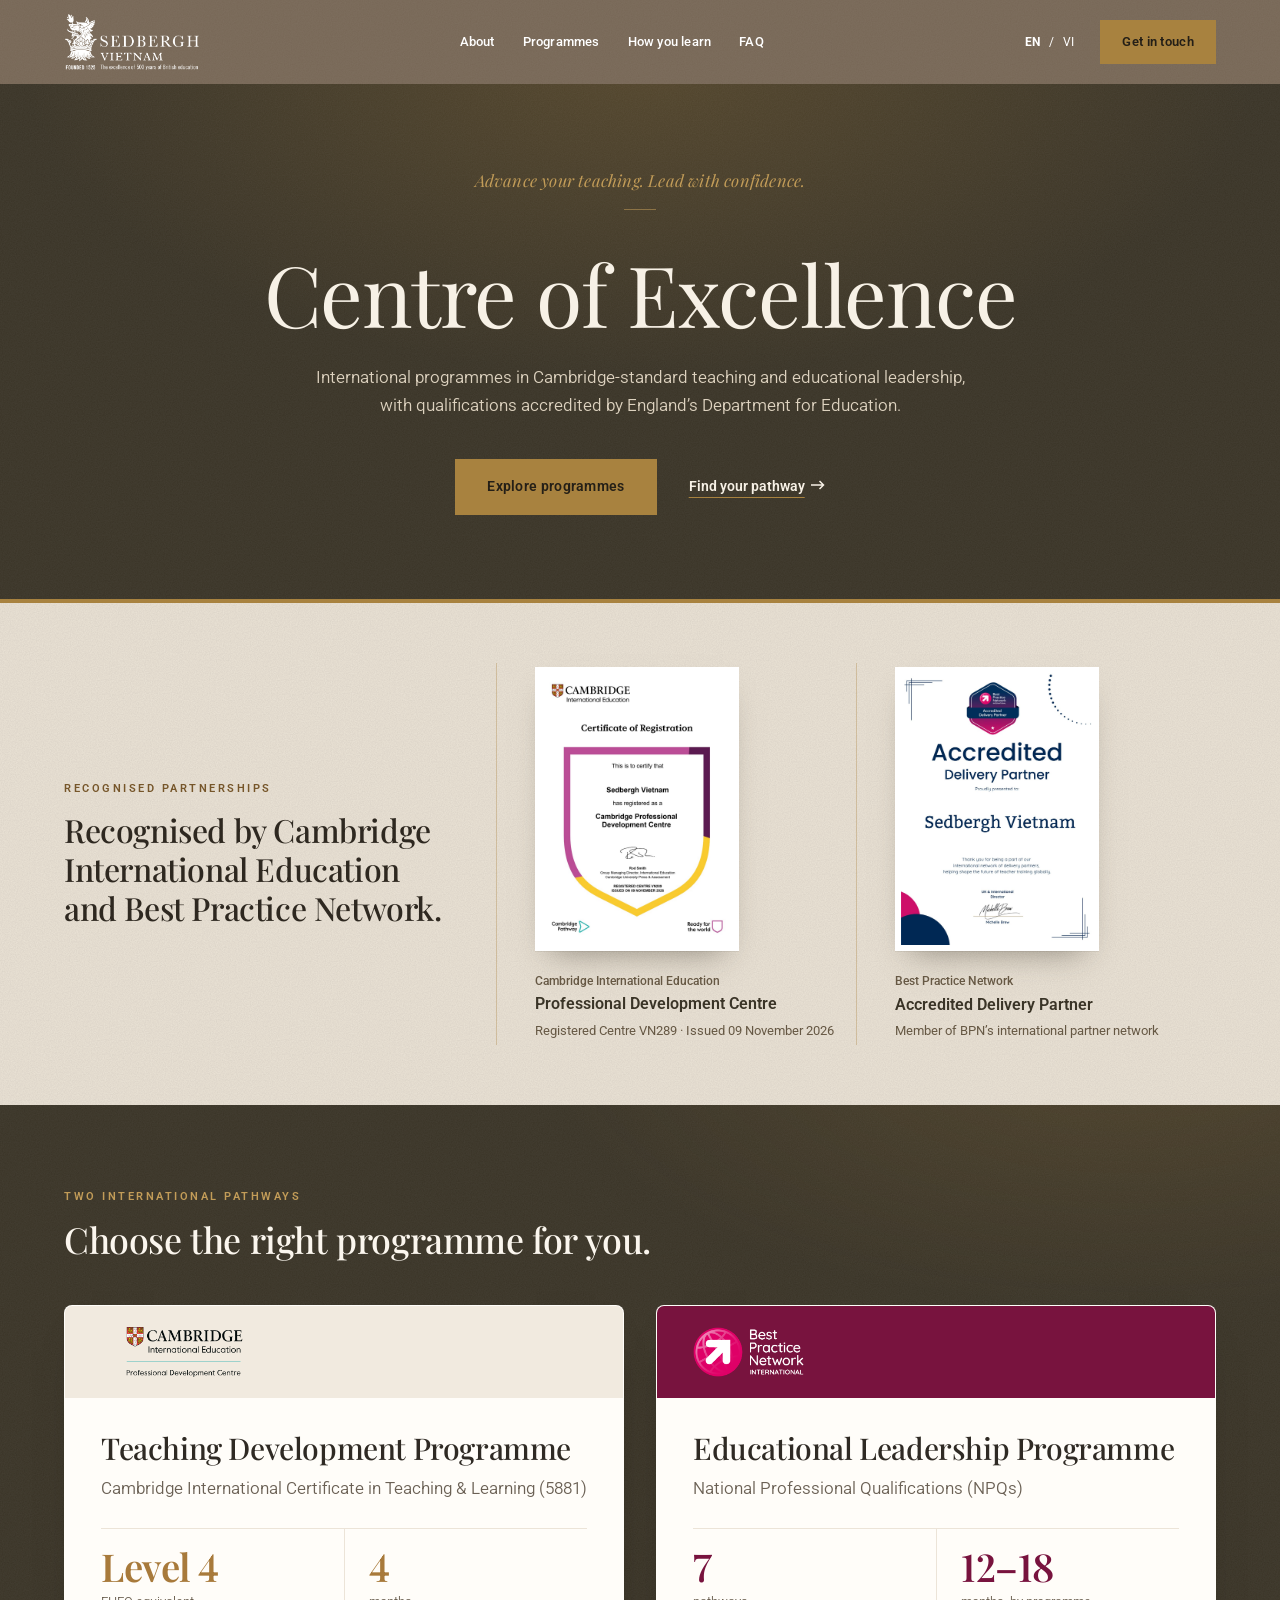
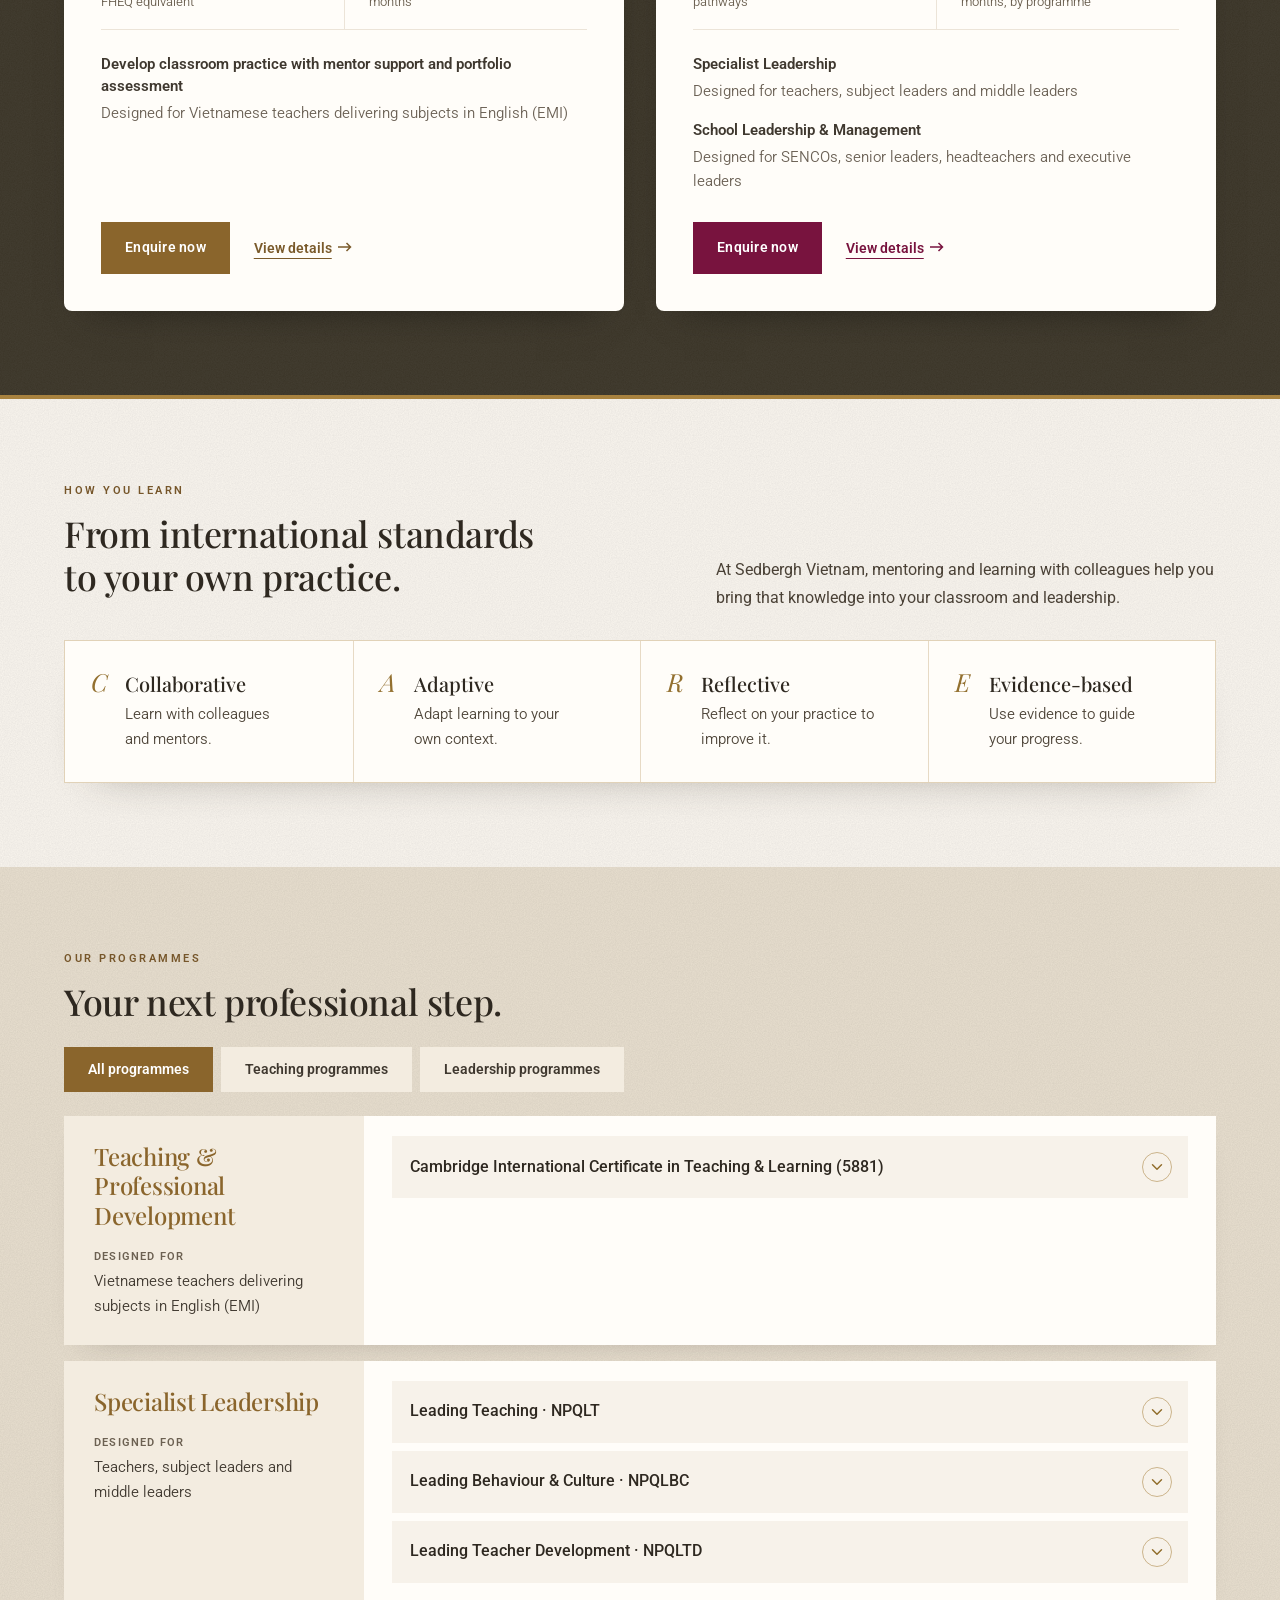
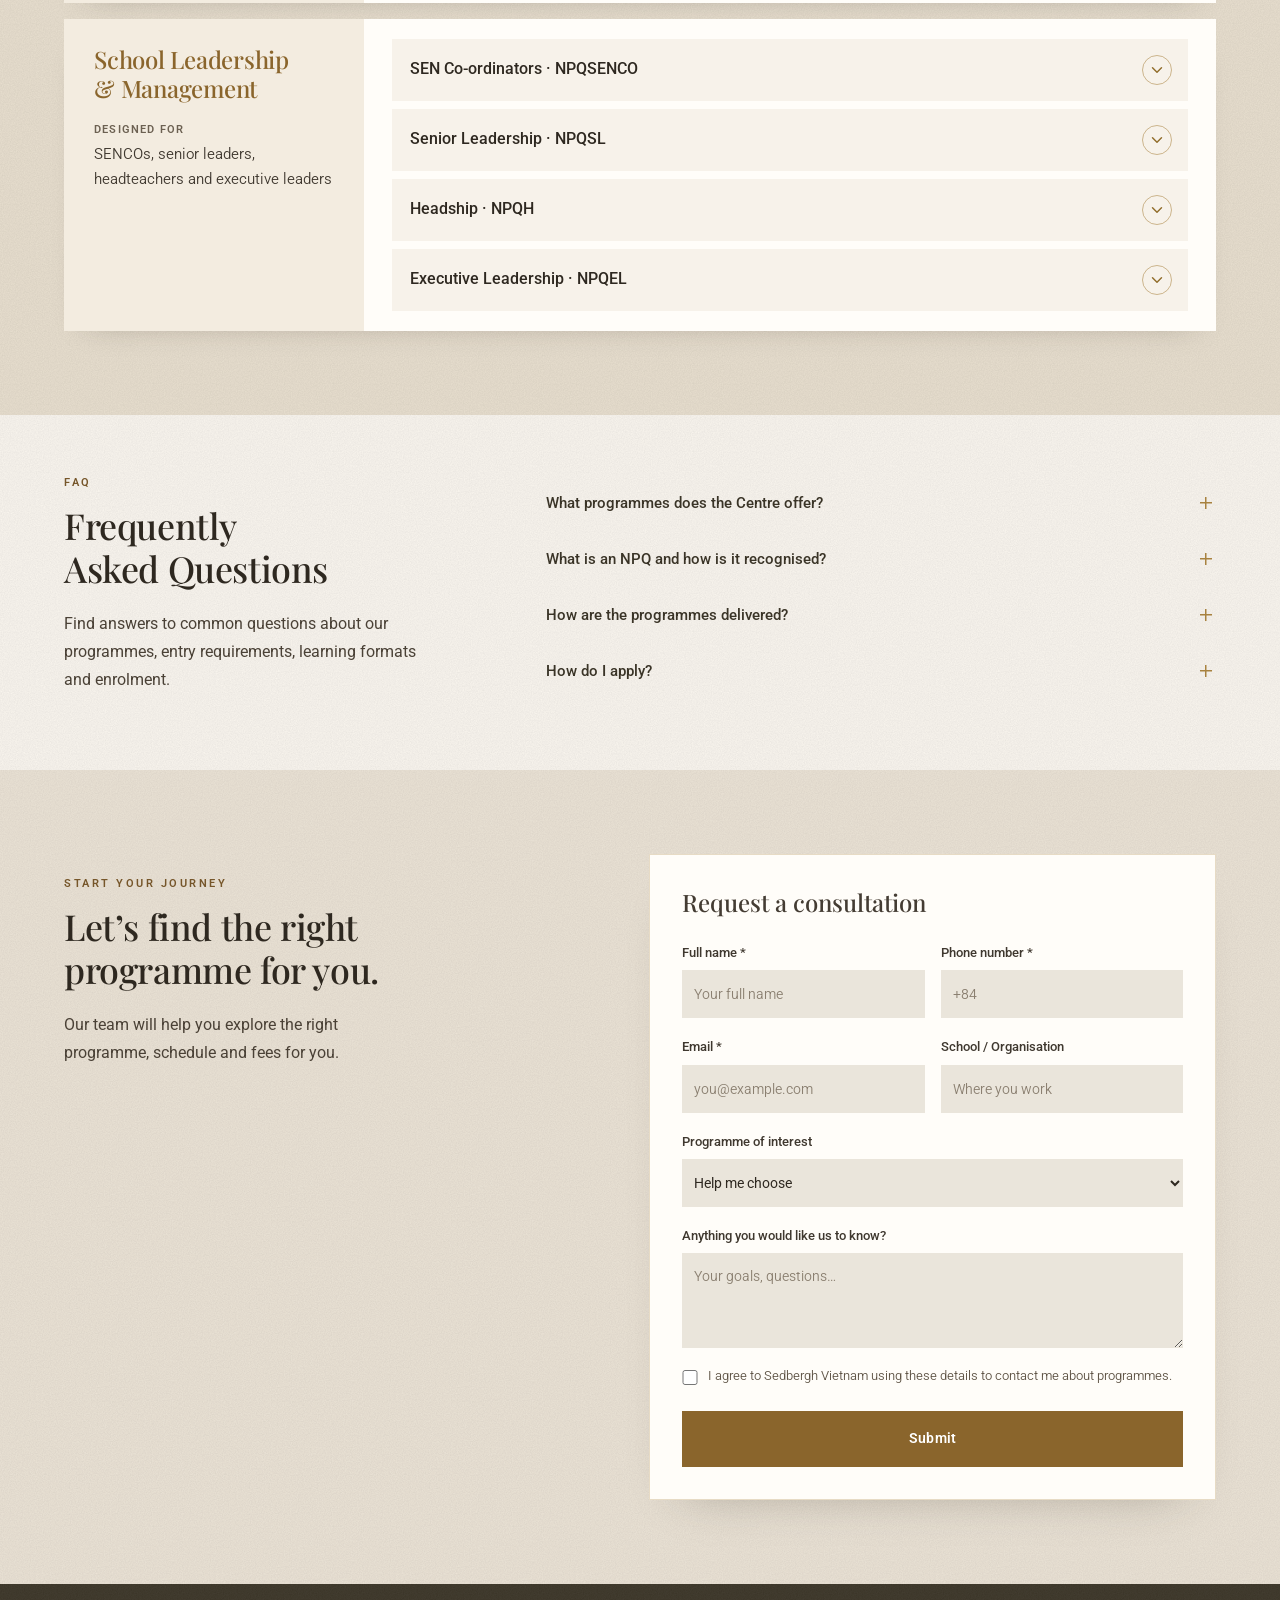
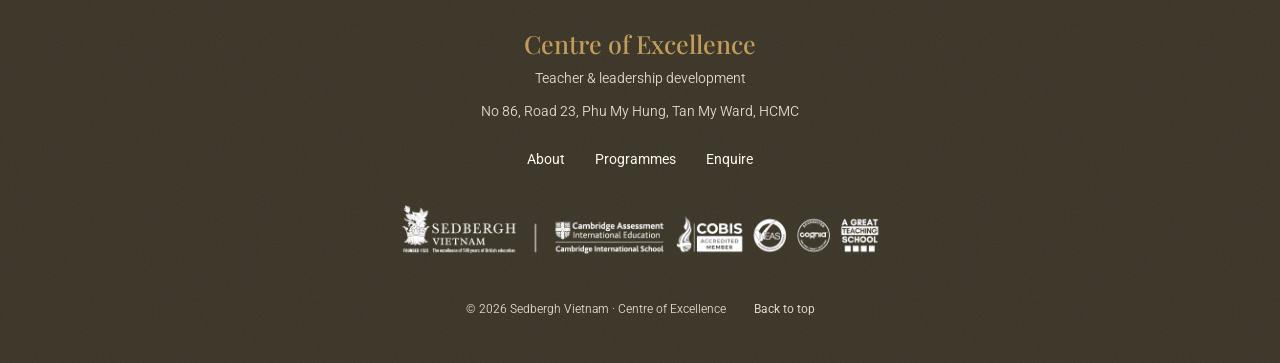
<file: index.html>
<!DOCTYPE html><html lang="en-GB"><head><meta charSet="utf-8"/><meta name="viewport" content="width=device-width, initial-scale=1"/><link rel="preload" as="image" href="/images/sedbergh-vietnam-white.png"/><link rel="preload" as="image" href="/images/cambridge-pdq-centre-logo.png"/><link rel="preload" as="image" href="/images/bpn-international-white.png"/><link rel="stylesheet" href="/_next/static/chunks/21fo4b1g4pml3.css" data-precedence="next"/><link rel="stylesheet" href="/_next/static/chunks/38sq-30jz1_j_.css" data-precedence="next"/><link rel="preload" as="script" fetchPriority="low" href="/_next/static/chunks/3l04zcqx63h3y.js"/><script src="/_next/static/chunks/41qfcvra0dvw4.js" async=""></script><script src="/_next/static/chunks/1mh6a-0e61pyc.js" async=""></script><script src="/_next/static/chunks/turbopack-0_i3ve-33z88y.js" async=""></script><script src="/_next/static/chunks/3fntmmi971322.js" async=""></script><script src="/_next/static/chunks/1nuwd8e30fw58.js" async=""></script><link rel="preload" href="https://fonts.googleapis.com/css2?family=Roboto:ital,wght@0,300..700;1,300..700&amp;family=Playfair+Display:ital,wght@0,400;0,500;0,600;0,700;1,400;1,500;1,600;1,700&amp;display=swap" as="style"/><title>Centre of Excellence | Sedbergh Vietnam</title><meta name="description" content="Professional development for teachers and school leaders through Cambridge PDQ and Best Practice Network NPQs at Sedbergh Vietnam."/><meta property="og:title" content="Centre of Excellence | Sedbergh Vietnam"/><meta property="og:description" content="Professional development for teachers and school leaders through Cambridge PDQ and Best Practice Network NPQs at Sedbergh Vietnam."/><meta property="og:url" content="https://coe.sedbergh.edu.vn"/><meta property="og:site_name" content="Sedbergh Vietnam"/><meta property="og:locale" content="en_GB"/><meta property="og:image" content="https://coe.sedbergh.edu.vn/og-image.jpg"/><meta property="og:image:width" content="1200"/><meta property="og:image:height" content="630"/><meta property="og:image:alt" content="Centre of Excellence, Sedbergh Vietnam"/><meta property="og:type" content="website"/><meta name="twitter:card" content="summary_large_image"/><meta name="twitter:title" content="Centre of Excellence | Sedbergh Vietnam"/><meta name="twitter:description" content="Professional development for teachers and school leaders through Cambridge PDQ and Best Practice Network NPQs at Sedbergh Vietnam."/><meta name="twitter:image" content="https://coe.sedbergh.edu.vn/og-image.jpg"/><link rel="icon" href="/favicon.ico" sizes="16x16 32x32 48x48"/><link rel="icon" href="/icon.png" type="image/png" sizes="512x512"/><link rel="apple-touch-icon" href="/apple-touch-icon.png" sizes="180x180"/><link rel="preconnect" href="https://fonts.googleapis.com"/><link rel="preconnect" href="https://fonts.gstatic.com" crossorigin=""/><link rel="stylesheet" href="https://fonts.googleapis.com/css2?family=Roboto:ital,wght@0,300..700;1,300..700&amp;family=Playfair+Display:ital,wght@0,400;0,500;0,600;0,700;1,400;1,500;1,600;1,700&amp;display=swap"/><script src="/_next/static/chunks/0cz1d0mv5g_q7.js" noModule=""></script></head><body><div hidden=""><!--$--><!--/$--></div><div class="coe-site"><header><a href="#" class="brand" aria-label="Sedbergh Vietnam"><img src="/images/sedbergh-vietnam-white.png" alt="Sedbergh Vietnam — Founded 1525"/></a><nav class=""><a href="#about">About</a><a href="#programmes">Programmes</a><a href="#journey">How you learn</a><a href="#faq">FAQ</a></nav><div class="head-actions"><div class="language" aria-label="Language"><button class="active">EN</button><span>/</span><button class="">VI</button></div><a class="button compact" href="#consultation">Get in touch<!-- --> </a><button class="mobile-menu" aria-label="Menu">Menu</button></div></header><main><section class="campaign-hero" id="about"><div class="campaign-copy"><h1 class="hero-title-vi">Centre of Excellence</h1><p class="hero-hook">International programmes in Cambridge‑standard teaching and educational leadership, with qualifications accredited by England’s Department for Education.</p><p class="hero-tagline">Advance your teaching. Lead with confidence.</p><div class="hero-actions"><a class="button" href="#strands">Explore programmes</a><a class="text-link" href="#consultation">Find your pathway</a></div></div></section><section class="recognition-strip" aria-label="Sedbergh Vietnam credentials"><div class="recognition-label"><p class="eyebrow">RECOGNISED PARTNERSHIPS</p><h2>Recognised by Cambridge International Education and Best Practice Network.</h2></div><div class="recognition-item"><button type="button" class="recognition-cert" aria-label="Enlarge certificate"><img src="/images/certificate-cambridge-pdc.jpg" alt="Cambridge Certificate of Registration, Sedbergh Vietnam, Registered Centre VN289" width="1000" height="1416" loading="lazy"/></button><span class="recognition-text"><small>Cambridge International Education</small><strong>Professional Development Centre</strong><span class="recognition-meta">Registered Centre VN289 · Issued 09 November 2026</span></span></div><div class="recognition-item"><button type="button" class="recognition-cert" aria-label="Enlarge certificate"><img src="/images/certificate-bpn-adp.jpg" alt="Best Practice Network Accredited Delivery Partner certificate, Sedbergh Vietnam" width="1000" height="1416" loading="lazy"/></button><span class="recognition-text"><small>Best Practice Network</small><strong>Accredited Delivery Partner</strong><span class="recognition-meta">Member of BPN’s international partner network</span></span></div></section><section class="signature-programmes course-first" id="strands"><div class="editorial-heading"><p class="eyebrow">TWO INTERNATIONAL PATHWAYS</p><h2>Choose the right programme for you.</h2></div><div class="signature-grid"><article class="signature cambridge"><div class="signature-top"><img src="/images/cambridge-pdq-centre-logo.png" alt="Cambridge Professional Development Centre"/></div><div class="signature-body"><h3 class="qualification-family">Teaching Development Programme</h3><h4 class="qualification-name">Cambridge International Certificate in Teaching &amp; Learning (5881)</h4><dl class="programme-stats"><div><dt>FHEQ equivalent</dt><dd>Level 4</dd></div><div><dt>months</dt><dd>4</dd></div></dl><div class="npq-audiences"><div><strong>Develop classroom practice with mentor support and portfolio assessment</strong><span>Designed for Vietnamese teachers delivering subjects in English (EMI)</span></div></div><div class="signature-actions"><button class="button">Enquire now</button><button class="text-link">View details</button></div><p class="signature-status">Sedbergh Vietnam · Cambridge Professional Development Centre</p></div></article><article class="signature bpn"><div class="signature-top"><img src="/images/bpn-international-white.png" alt="Best Practice Network International"/></div><div class="signature-body"><h3 class="qualification-family">Educational Leadership Programme</h3><h4 class="qualification-name">National Professional Qualifications (NPQs)</h4><dl class="programme-stats"><div><dt>pathways</dt><dd>7</dd></div><div><dt>months, by programme</dt><dd>12–18</dd></div></dl><div class="npq-audiences"><div><strong>Specialist Leadership</strong><span>Designed for teachers, subject leaders and middle leaders</span></div><div><strong>School Leadership &amp; Management</strong><span>Designed for SENCOs, senior leaders, headteachers and executive leaders</span></div></div><div class="signature-actions"><button class="button">Enquire now</button><button class="text-link">View details</button></div><p class="signature-status">Sedbergh Vietnam · Accredited Delivery Partner</p></div></article></div></section><section class="care-block v-band tone-panel" id="journey"><div class="care-side"><p class="care-eyebrow">HOW YOU LEARN</p><h2>From international standards to your own practice.</h2><p class="care-lead">At Sedbergh Vietnam, mentoring and learning with colleagues help you bring that knowledge into your classroom and leadership.</p></div><div class="care-principles-wrap"><p class="care-label">Four principles · C.A.R.E.</p><ol class="care-list"><li><span class="care-initial" aria-hidden="true">C</span><div><h3>Collaborative</h3><p>Learn with colleagues and mentors.</p></div></li><li><span class="care-initial" aria-hidden="true">A</span><div><h3>Adaptive</h3><p>Adapt learning to your own context.</p></div></li><li><span class="care-initial" aria-hidden="true">R</span><div><h3>Reflective</h3><p>Reflect on your practice to improve it.</p></div></li><li><span class="care-initial" aria-hidden="true">E</span><div><h3>Evidence-based</h3><p>Use evidence to guide your progress.</p></div></li></ol></div></section><section id="programmes" class="prog-block"><div class="prog-head"><div><p class="prog-eyebrow">OUR PROGRAMMES</p><h2>Your next professional step.</h2></div></div><div class="prog-filters"><button type="button" aria-pressed="true" class="is-active">All programmes</button><button type="button" aria-pressed="false" class="">Teaching programmes</button><button type="button" aria-pressed="false" class="">Leadership programmes</button></div><div class="prog-groups"><div class="prog-group cambridge"><div class="prog-group-intro"><h3 class="prog-group-name">Teaching &amp; Professional Development</h3><p class="prog-group-aud"><span>Designed for</span>Vietnamese teachers delivering subjects in English (EMI)</p></div><ul class="prog-list"><li class=""><button type="button" class="prog-row" aria-expanded="false" aria-controls="prog-pdq"><span class="prog-title">Cambridge International Certificate in Teaching &amp; Learning (5881)</span><svg class="prog-chevron" viewBox="0 0 24 24" width="20" height="20" aria-hidden="true"><path d="M6 9l6 6 6-6" fill="none" stroke="currentColor" stroke-width="2" stroke-linecap="round" stroke-linejoin="round"></path></svg></button></li></ul></div><div class="prog-group specialist"><div class="prog-group-intro"><h3 class="prog-group-name">Specialist Leadership</h3><p class="prog-group-aud"><span>Designed for</span>Teachers, subject leaders and middle leaders</p></div><ul class="prog-list"><li class=""><button type="button" class="prog-row" aria-expanded="false" aria-controls="prog-npqlt"><span class="prog-title">Leading Teaching · NPQLT</span><svg class="prog-chevron" viewBox="0 0 24 24" width="20" height="20" aria-hidden="true"><path d="M6 9l6 6 6-6" fill="none" stroke="currentColor" stroke-width="2" stroke-linecap="round" stroke-linejoin="round"></path></svg></button></li><li class=""><button type="button" class="prog-row" aria-expanded="false" aria-controls="prog-npqlbc"><span class="prog-title">Leading Behaviour &amp; Culture · NPQLBC</span><svg class="prog-chevron" viewBox="0 0 24 24" width="20" height="20" aria-hidden="true"><path d="M6 9l6 6 6-6" fill="none" stroke="currentColor" stroke-width="2" stroke-linecap="round" stroke-linejoin="round"></path></svg></button></li><li class=""><button type="button" class="prog-row" aria-expanded="false" aria-controls="prog-npqltd"><span class="prog-title">Leading Teacher Development · NPQLTD</span><svg class="prog-chevron" viewBox="0 0 24 24" width="20" height="20" aria-hidden="true"><path d="M6 9l6 6 6-6" fill="none" stroke="currentColor" stroke-width="2" stroke-linecap="round" stroke-linejoin="round"></path></svg></button></li></ul></div><div class="prog-group leadership"><div class="prog-group-intro"><h3 class="prog-group-name">School Leadership &amp; Management</h3><p class="prog-group-aud"><span>Designed for</span>SENCOs, senior leaders, headteachers and executive leaders</p></div><ul class="prog-list"><li class=""><button type="button" class="prog-row" aria-expanded="false" aria-controls="prog-npqsenco"><span class="prog-title">SEN Co-ordinators · NPQSENCO</span><svg class="prog-chevron" viewBox="0 0 24 24" width="20" height="20" aria-hidden="true"><path d="M6 9l6 6 6-6" fill="none" stroke="currentColor" stroke-width="2" stroke-linecap="round" stroke-linejoin="round"></path></svg></button></li><li class=""><button type="button" class="prog-row" aria-expanded="false" aria-controls="prog-npqsl"><span class="prog-title">Senior Leadership · NPQSL</span><svg class="prog-chevron" viewBox="0 0 24 24" width="20" height="20" aria-hidden="true"><path d="M6 9l6 6 6-6" fill="none" stroke="currentColor" stroke-width="2" stroke-linecap="round" stroke-linejoin="round"></path></svg></button></li><li class=""><button type="button" class="prog-row" aria-expanded="false" aria-controls="prog-npqh"><span class="prog-title">Headship · NPQH</span><svg class="prog-chevron" viewBox="0 0 24 24" width="20" height="20" aria-hidden="true"><path d="M6 9l6 6 6-6" fill="none" stroke="currentColor" stroke-width="2" stroke-linecap="round" stroke-linejoin="round"></path></svg></button></li><li class=""><button type="button" class="prog-row" aria-expanded="false" aria-controls="prog-npqel"><span class="prog-title">Executive Leadership · NPQEL</span><svg class="prog-chevron" viewBox="0 0 24 24" width="20" height="20" aria-hidden="true"><path d="M6 9l6 6 6-6" fill="none" stroke="currentColor" stroke-width="2" stroke-linecap="round" stroke-linejoin="round"></path></svg></button></li></ul></div></div></section><section id="faq" class="section faq"><div><p class="eyebrow">FAQ</p><h2>Frequently Asked Questions</h2><p>Find answers to common questions about our programmes, entry requirements, learning formats and enrolment.</p></div><div><details><summary>What programmes does the Centre offer?</summary><p>The Centre focuses on two professional development programmes: the Cambridge International Certificate in Teaching &amp; Learning for teachers, and Best Practice Network’s National Professional Qualifications (NPQs) for educational leaders.</p></details><details><summary>What is an NPQ and how is it recognised?</summary><p>An NPQ (National Professional Qualification) is a qualification for developing specialist and leadership skills in education, accredited by England’s Department for Education (DfE). Sedbergh Vietnam is an accredited partner of Best Practice Network (BPN) to deliver these programmes.</p></details><details><summary>How are the programmes delivered?</summary><p>Programmes combine online learning with classroom practice, professional mentoring sessions, workshops and opportunities to share experience with colleagues. Learning focuses on practical application and evidence-based professional growth.</p></details><details><summary>How do I apply?</summary><p>Leave your details through the consultation form. Our team will share programme details, intake dates, fees and how to register. Submitting the form does not confirm enrolment or create any payment obligation.</p></details></div></section><section id="consultation" class="section consultation"><div class="consultation-copy"><p class="eyebrow">START YOUR JOURNEY</p><h2>Let’s find the right programme for you.</h2><p>Our team will help you explore the right programme, schedule and fees for you.</p></div><div class="form-panel"><form><h3>Request a consultation</h3><div class="form-grid"><label>Full name<!-- --> *<input required="" maxLength="120" placeholder="Your full name" name="name"/></label><label>Phone number<!-- --> *<input type="tel" required="" minLength="6" maxLength="30" placeholder="+84" name="phone"/></label><label>Email *<input required="" type="email" maxLength="200" placeholder="you@example.com" name="email"/></label><label>School / Organisation<input maxLength="200" placeholder="Where you work" name="school"/></label></div><label>Programme of interest<select><option value="" selected="">Help me choose</option><option value="Cambridge International Certificate in Teaching &amp; Learning (5881)">Cambridge International Certificate in Teaching &amp; Learning (5881)</option><option value="Leading Teaching · NPQLT">Leading Teaching · NPQLT</option><option value="Leading Behaviour &amp; Culture · NPQLBC">Leading Behaviour &amp; Culture · NPQLBC</option><option value="Leading Teacher Development · NPQLTD">Leading Teacher Development · NPQLTD</option><option value="SEN Co-ordinators · NPQSENCO">SEN Co-ordinators · NPQSENCO</option><option value="Senior Leadership · NPQSL">Senior Leadership · NPQSL</option><option value="Headship · NPQH">Headship · NPQH</option><option value="Executive Leadership · NPQEL">Executive Leadership · NPQEL</option></select></label><label>Anything you would like us to know?<textarea name="message" maxLength="2000" rows="3" placeholder="Your goals, questions…"></textarea></label><input class="honeypot" tabindex="-1" autoComplete="off" aria-hidden="true" name="website"/><label class="consent"><input type="checkbox" required="" name="consent"/><span>I agree to Sedbergh Vietnam using these details to contact me about programmes.</span></label><button class="button submit">Submit</button></form></div></section></main><footer class="refined-footer"><div class="footer-heading-row"><div><p class="footer-centre-name">Centre of Excellence</p><p class="footer-tagline">Teacher &amp; leadership development</p><address class="footer-address">No 86, Road 23, Phu My Hung, Tan My Ward, HCMC</address></div><div class="footer-side"><div class="footer-navigation" aria-label="Footer navigation"><a href="#about">About</a><a href="#programmes">Programmes</a><a href="#consultation">Enquire</a></div><div class="footer-accreditations"><img src="/images/sedbergh-accreditations-negative.png" alt="Sedbergh Vietnam and its accreditation and partner organisations" width="1046" height="120" loading="lazy"/></div></div></div><div class="footer-meta"><span>© <!-- -->2026<!-- --> Sedbergh Vietnam · Centre of Excellence</span><div><a href="#">Back to top</a></div></div></footer></div><!--$--><!--/$--><script src="/_next/static/chunks/3l04zcqx63h3y.js" id="_R_" async=""></script><script>(self.__next_f=self.__next_f||[]).push([0])</script><script>self.__next_f.push([1,"1:\"$Sreact.fragment\"\n2:I[39756,[\"/_next/static/chunks/3fntmmi971322.js\"],\"default\"]\n3:I[37457,[\"/_next/static/chunks/3fntmmi971322.js\"],\"default\"]\n4:I[47257,[\"/_next/static/chunks/3fntmmi971322.js\"],\"ClientPageRoot\"]\n5:I[31713,[\"/_next/static/chunks/3fntmmi971322.js\",\"/_next/static/chunks/1nuwd8e30fw58.js\"],\"default\"]\n8:I[97367,[\"/_next/static/chunks/3fntmmi971322.js\"],\"OutletBoundary\"]\n9:\"$Sreact.suspense\"\nb:I[97367,[\"/_next/static/chunks/3fntmmi971322.js\"],\"ViewportBoundary\"]\nd:I[97367,[\"/_next/static/chunks/3fntmmi971322.js\"],\"MetadataBoundary\"]\nf:I[68027,[\"/_next/static/chunks/3fntmmi971322.js\"],\"default\",1]\n:HL[\"/_next/static/chunks/21fo4b1g4pml3.css\",\"style\"]\n:HL[\"/_next/static/chunks/38sq-30jz1_j_.css\",\"style\"]\n:HL[\"https://fonts.googleapis.com/css2?family=Roboto:ital,wght@0,300..700;1,300..700\u0026family=Playfair+Display:ital,wght@0,400;0,500;0,600;0,700;1,400;1,500;1,600;1,700\u0026display=swap\",\"style\"]\n0:{\"P\":null,\"c\":[\"\",\"\"],\"q\":\"\",\"i\":false,\"f\":[[[\"\",{\"children\":[\"__PAGE__\",{},\"$undefined\",\"$undefined\",4608]},\"$undefined\",\"$undefined\",4624],[[\"$\",\"$1\",\"c\",{\"children\":[[[\"$\",\"link\",\"0\",{\"rel\":\"stylesheet\",\"href\":\"/_next/static/chunks/21fo4b1g4pml3.css\",\"precedence\":\"next\",\"crossOrigin\":\"$undefined\",\"nonce\":\"$undefined\"}],[\"$\",\"script\",\"script-0\",{\"src\":\"/_next/static/chunks/3fntmmi971322.js\",\"async\":true,\"nonce\":\"$undefined\"}]],[\"$\",\"html\",null,{\"lang\":\"en-GB\",\"children\":[[\"$\",\"head\",null,{\"children\":[[\"$\",\"link\",null,{\"rel\":\"preconnect\",\"href\":\"https://fonts.googleapis.com\"}],[\"$\",\"link\",null,{\"rel\":\"preconnect\",\"href\":\"https://fonts.gstatic.com\",\"crossOrigin\":\"\"}],[\"$\",\"link\",null,{\"rel\":\"stylesheet\",\"href\":\"https://fonts.googleapis.com/css2?family=Roboto:ital,wght@0,300..700;1,300..700\u0026family=Playfair+Display:ital,wght@0,400;0,500;0,600;0,700;1,400;1,500;1,600;1,700\u0026display=swap\"}]]}],[\"$\",\"body\",null,{\"children\":[\"$\",\"$L2\",null,{\"parallelRouterKey\":\"children\",\"error\":\"$undefined\",\"errorStyles\":\"$undefined\",\"errorScripts\":\"$undefined\",\"template\":[\"$\",\"$L3\",null,{}],\"templateStyles\":\"$undefined\",\"templateScripts\":\"$undefined\",\"notFound\":[[[\"$\",\"title\",null,{\"children\":\"404: This page could not be found.\"}],[\"$\",\"div\",null,{\"style\":{\"fontFamily\":\"system-ui,\\\"Segoe UI\\\",Roboto,Helvetica,Arial,sans-serif,\\\"Apple Color Emoji\\\",\\\"Segoe UI Emoji\\\"\",\"height\":\"100vh\",\"textAlign\":\"center\",\"display\":\"flex\",\"flexDirection\":\"column\",\"alignItems\":\"center\",\"justifyContent\":\"center\"},\"children\":[\"$\",\"div\",null,{\"children\":[[\"$\",\"style\",null,{\"dangerouslySetInnerHTML\":{\"__html\":\"body{color:#000;background:#fff;margin:0}.next-error-h1{border-right:1px solid rgba(0,0,0,.3)}@media (prefers-color-scheme:dark){body{color:#fff;background:#000}.next-error-h1{border-right:1px solid rgba(255,255,255,.3)}}\"}}],[\"$\",\"h1\",null,{\"className\":\"next-error-h1\",\"style\":{\"display\":\"inline-block\",\"margin\":\"0 20px 0 0\",\"padding\":\"0 23px 0 0\",\"fontSize\":24,\"fontWeight\":500,\"verticalAlign\":\"top\",\"lineHeight\":\"49px\"},\"children\":404}],[\"$\",\"div\",null,{\"style\":{\"display\":\"inline-block\"},\"children\":[\"$\",\"h2\",null,{\"style\":{\"fontSize\":14,\"fontWeight\":400,\"lineHeight\":\"49px\",\"margin\":0},\"children\":\"This page could not be found.\"}]}]]}]}]],[]],\"forbidden\":\"$undefined\",\"unauthorized\":\"$undefined\"}]}]]}]]}],{\"children\":[[\"$\",\"$1\",\"c\",{\"children\":[[\"$\",\"$L4\",null,{\"Component\":\"$5\",\"serverProvidedParams\":{\"searchParams\":{},\"params\":{},\"promises\":[\"$@6\",\"$@7\"]}}],[[\"$\",\"link\",\"0\",{\"rel\":\"stylesheet\",\"href\":\"/_next/static/chunks/38sq-30jz1_j_.css\",\"precedence\":\"next\",\"crossOrigin\":\"$undefined\",\"nonce\":\"$undefined\"}],[\"$\",\"script\",\"script-0\",{\"src\":\"/_next/static/chunks/1nuwd8e30fw58.js\",\"async\":true,\"nonce\":\"$undefined\"}]],[\"$\",\"$L8\",null,{\"children\":[\"$\",\"$9\",null,{\"name\":\"Next.MetadataOutlet\",\"children\":\"$@a\"}]}]]}],{},null,false,null]},null,false,null],[\"$\",\"$1\",\"h\",{\"children\":[null,[\"$\",\"$Lb\",null,{\"children\":\"$Lc\"}],[\"$\",\"div\",null,{\"hidden\":true,\"children\":[\"$\",\"$Ld\",null,{\"children\":[\"$\",\"$9\",null,{\"name\":\"Next.Metadata\",\"children\":\"$Le\"}]}]}],null]}],false]],\"m\":\"$undefined\",\"G\":[\"$f\",[[\"$\",\"link\",\"0\",{\"rel\":\"stylesheet\",\"href\":\"/_next/static/chunks/21fo4b1g4pml3.css\",\"precedence\":\"next\",\"crossOrigin\":\"$undefined\",\"nonce\":\"$undefined\"}]]],\"S\":true,\"h\":null,\"r\":\"$undefined\",\"s\":\"$undefined\",\"a\":\"$undefined\",\"l\":\"$undefined\",\"p\":\"$undefined\",\"d\":\"$undefined\",\"b\":\"OnHKgdIn5H2y-d1_xgroz\"}\n6:{}\n7:\"$0:f:0:1:1:children:0:props:children:0:props:serverProvidedParams:params\"\nc:[[\"$\",\"meta\",\"0\",{\"charSet\":\"utf-8\"}],[\"$\",\"meta\",\"1\",{\"name\":\"viewport\",\"content\":\"width=device-width, initial-scale=1\"}]]\n10:I[27201,[\"/_next/static/chunks/3fntmmi971322.js\"],\"IconMark\"]\na:null\ne:[[\"$\",\"title\",\"0\",{\"children\":\"Centre of Excellence | Sedbergh Vietnam\"}],[\"$\",\"meta\",\"1\",{\"name\":\"description\",\"content\":\"Professional development for teachers and school leaders through Cambridge PDQ and Best Practice Network NPQs at Sedbergh Vietnam.\"}],[\"$\",\"meta\",\"2\",{\"property\":\"og:title\",\"content\":\"Centre of Excellence | Sedbergh Vietnam\"}],[\"$\",\"meta\",\"3\",{\"property\":\"og:description\",\"content\":\"Professional development for teachers and school leaders through Cambridge PDQ and Best Practice Network NPQs at Sedbergh Vietnam.\"}],[\"$\",\"meta\",\"4\",{\"property\":\"og:url\",\"content\":\"https://coe.sedbergh.edu.vn\"}],[\"$\",\"meta\",\"5\",{\"property\":\"og:site_name\",\"content\":\"Sedbergh Vietnam\"}],[\"$\",\"meta\",\"6\",{\"property\":\"og:locale\",\"content\":\"en_GB\"}],[\"$\",\"meta\",\"7\",{\"property\":\"og:image\",\"content\":\"https://coe.sedbergh.edu.vn/og-image.jpg\"}],[\"$\",\"meta\",\"8\",{\"property\":\"og:image:width\",\"content\":\"1200\"}],[\"$\",\"meta\",\"9\",{\"property\":\"og:image:height\",\"content\":\"630\"}],[\"$\",\"meta\",\"10\",{\"property\":\"og:image:alt\",\"content\":\"Centre of Excellence, Sedbergh Vietnam\"}],[\"$\",\"meta\",\"11\",{\"property\":\"og:type\",\"content\":\"website\"}],[\"$\",\"meta\",\"12\",{\"name\":\"twitter:card\",\"content\":\"summary_large_image\"}],[\"$\",\"meta\",\"13\",{\"name\":\"twitter:title\",\"content\":\"Centre of Excellence | Sedbergh Vietnam\"}],[\"$\",\"meta\",\"14\",{\"name\":\"twitter:description\",\"content\":\"Professional development for teachers and school leaders through Cambridge PDQ and Best Practice Network NPQs at Sedbergh Vietnam.\"}],[\"$\",\"meta\",\"15\",{\"name\":\"twitter:image\",\"content\":\"https://coe.sedbergh.edu.vn/og-image.jpg\"}],[\"$\",\"link\",\"16\",{\"rel\":\"icon\",\"href\":\"/favicon.ico\",\"sizes\":\"16x16 32x32 48x48\"}],[\"$\",\"link\",\"17\",{\"rel\":\"icon\",\"href\":\"/icon.png\",\"type\":\"image/png\",\"sizes\":\"512x512\"}],[\"$\",\"link\",\"18\",{\"rel\":\"apple-touch-icon\",\"href\":\"/apple-touch-icon.png\",\"sizes\":\"180x180\"}],[\"$\",\"$L10\",\"19\",{}]]\n"])</script></body></html>
</file>
<file: _next/static/chunks/21fo4b1g4pml3.css>
:root{--green:#6e7b6f;--ink:#343b35;--muted:#626960;--paper:#f6f4ef;--line:#d8d8cc;--red:#b39056}*{box-sizing:border-box}html{scroll-behavior:smooth;scroll-padding-top:95px}body{background:var(--paper);color:var(--ink);margin:0;font:15px/1.65 Roboto,Arial,sans-serif}button,input,select,textarea{font:inherit}a{color:inherit;text-decoration:none}button,a,input,select,textarea{outline-offset:5px}button{cursor:pointer}button:disabled{opacity:.6;cursor:wait}header{border-bottom:1px solid var(--line);background:var(--paper);z-index:20;justify-content:space-between;align-items:center;gap:25px;height:94px;padding:0 5%;display:flex;position:sticky;top:0}.brand{letter-spacing:2px;align-items:center;gap:12px;font:22px Georgia,serif;display:flex}.brand small{letter-spacing:5px;margin-top:6px;font:9px Arial;display:block}.brand-symbol{color:var(--red);border:1px solid #b39056;border-radius:0 0 15px 15px;padding:1px 12px;font:38px Georgia;position:relative}.brand-symbol span{font-size:12px;position:absolute;top:2px;right:4px}nav{gap:26px;font-size:13px;display:flex}nav a:hover{color:var(--red)}.head-actions{align-items:center;gap:22px;display:flex}.language{align-items:center;gap:7px;font-size:12px;display:flex}.language button{color:#6e7b6f;background:0 0;border:0;padding:2px}.language .active{color:var(--green);font-weight:700}.button{background:var(--green);color:#fff;border:1px solid var(--green);justify-content:center;align-items:center;gap:26px;padding:16px 24px;font-size:13px;transition:all .2s;display:inline-flex}.compact{gap:16px;padding:11px 16px;font-size:12px}.mobile-menu{display:none}.hero{grid-template-columns:1.2fr 1fr;align-items:center;gap:7%;max-width:1600px;margin:auto;padding:68px 5% 76px;display:grid}.eyebrow{letter-spacing:2px;align-items:center;gap:8px;margin:0 0 22px;font-size:10px;font-weight:700;display:flex}.eyebrow span{background:var(--red);border-radius:50%;width:6px;height:6px}.center-name{color:var(--red);margin:30px 0 13px;font-family:Georgia,serif;font-size:20px}h1,h2{letter-spacing:-1.5px;font-family:Playfair Display,Georgia,serif;font-weight:400;line-height:1.17}h1{margin:0 0 25px;font-size:clamp(42px,4.4vw,69px)}h1 span:nth-child(2){color:#6e7b6f}h2{margin:0 0 24px;font-size:40px}h2 em{color:#6e7b6f;font-weight:400}h3{font-weight:600;line-height:1.4}p{color:var(--muted)}.hero-intro{max-width:470px;font-size:15px;line-height:1.9}.hero-actions{align-items:center;gap:25px;margin-top:30px;display:flex}.text-button{color:var(--green);background:0 0;border:0;align-items:center;gap:15px;padding:12px 0;font-size:13px;display:inline-flex}.hero-note{align-items:center;gap:10px;margin-top:32px;font-size:11px;display:flex}.hero-note span{color:var(--red);font-size:20px}.hero-art{background:#abb09e;border-radius:160px 160px 0 0;height:490px;padding:34px 35px 28px;position:relative;overflow:visible}.art-label{letter-spacing:3px;text-align:center;margin-top:32px;font-size:9px;position:relative}.art-center{letter-spacing:-2px;margin-top:37px;font:58px/1.08 Playfair Display,Georgia,serif;position:relative}.art-center i{color:#504538;font-size:51px}.orbit{border:1px solid #beae95;border-radius:50%;width:330px;height:330px;position:absolute;top:85px;right:-2px}.o2{width:260px;height:260px;top:120px;right:33px}.art-bottom{letter-spacing:2px;justify-content:space-between;align-items:center;margin-top:50px;font-size:8px;display:flex;position:relative}.floating-note{background:#f6f4ef;align-items:center;gap:14px;padding:16px 24px;font-size:11px;display:flex;position:absolute;bottom:24px;left:-40px;transform:translateY(50%);box-shadow:0 8px 25px #152c3010}.floating-note strong{font-size:12px;display:block}.programme-strip{border-block:1px solid var(--line);background:#eae9e1;align-items:center;gap:5%;padding:27px 5%;display:flex}.programme-strip>span{letter-spacing:1px;color:#626960;font-size:9px}.programme-strip strong{font-family:Georgia;font-size:22px;font-weight:400;line-height:1.1}.programme-strip i{letter-spacing:1px;margin-top:4px;font:12px Arial;display:block}.strip-line{background:#abb09e;width:1px;height:34px}.strip-end{max-width:170px;margin-left:auto}.section{max-width:1600px;margin:auto;padding:80px 5%}.about{grid-template-columns:1fr 1fr;gap:9%;padding-top:85px;padding-bottom:85px;display:grid}.about>div>p:not(.eyebrow){margin:0 0 20px}.values{flex-wrap:wrap;gap:12px 20px;display:flex}.values span{align-items:center;gap:7px;font-size:11px;display:flex}.programmes{border-block:1px solid var(--line);background:#eae9e1}.section-head{justify-content:space-between;align-items:end;gap:20px;display:flex}.section-head>p{margin-bottom:27px;font-size:13px}.filters{align-items:center;gap:9px;margin:12px 0 30px;display:flex}.filters button{color:var(--green);background:0 0;border:1px solid #abb09e;border-radius:3px;padding:9px 17px;font-size:12px}.filters .selected{background:var(--green);border-color:var(--green);color:#fff}.filters>span{color:var(--muted);margin-left:auto;font-size:11px}.course-grid{grid-template-columns:repeat(3,1fr);gap:24px;display:grid}.course{background:#f6f4ef;border:1px solid #d8d8cc;transition:transform .2s}.course-cover{color:var(--green);background:#9bb8bc;height:165px;padding:20px 24px;position:relative;overflow:hidden}.course-cover:after{content:"";border:1px solid #fff5;border-radius:50%;width:200px;height:200px;position:absolute;top:0;right:-50px}.course-cover span{letter-spacing:1.8px;font-size:8px}.course-cover>div{justify-content:space-between;align-items:center;margin:15px 0;display:flex}.course-cover b{font:39px Georgia}.course-cover small{letter-spacing:1.4px;font-size:7px}.course-cover.cambridge{color:#343b35;background:#b39056}.course:nth-child(3n) .bpn{background:#719b72}.tag{letter-spacing:1.3px;color:#6b5633;font-size:8px}.course p{min-height:60px;margin-bottom:16px;font-size:12px}.audience{color:#626960;align-items:center;gap:7px;padding-bottom:20px;font-size:10px;display:flex}.course-content button{border:0;border-top:1px solid var(--line);width:100%;color:var(--green);background:0 0;justify-content:space-between;align-items:center;padding:17px 0 0;font-size:12px;display:flex}.programme-note{text-align:center;margin:26px 0 0;font-size:11px}.journey{grid-template-columns:1fr 1.2fr;gap:8%;display:grid}.journey p{font-size:13px}.steps{padding-top:15px}.step{border-bottom:1px solid var(--line);align-items:start;gap:25px;padding:21px 0;display:flex}.step>span{color:#8f767e;font:29px Georgia}.step h3{margin:0 0 8px;font-size:17px}.step p{margin:0}.step>svg{flex-shrink:0;margin-left:auto}.faq{border-top:1px solid var(--line);grid-template-columns:1fr 1.3fr;gap:7%;padding-top:60px;display:grid}.faq p{font-size:13px}details{border-bottom:1px solid var(--line);padding:19px 0}summary{cursor:pointer;justify-content:space-between;align-items:center;gap:15px;font-size:14px;list-style:none;display:flex}summary::-webkit-details-marker{display:none}details[open] summary svg{transform:rotate(45deg)}.consultation{background:var(--green);color:#fff;grid-template-columns:1fr 1.2fr;gap:10%;padding-top:75px;padding-bottom:75px;display:grid}.consultation h2 em,.consultation>.eyebrow,.consultation p{color:#fff}.consultation>div:first-child{padding-top:22px}.consultation>div>p{max-width:360px;font-size:13px}.contact-note{align-items:center;gap:20px;margin-top:55px;display:flex}.contact-note>span{font-size:35px}.contact-note p{font-size:11px}.contact-note strong{color:#fff;font-size:15px;display:block}.form-panel{color:var(--green);background:#f6f4ef;padding:32px}.form-panel h3{margin:0 0 8px;font:25px Georgia}.form-panel form>p{color:var(--muted);margin:0 0 22px;font-size:11px}.form-grid{grid-template-columns:1fr 1fr;gap:16px;display:grid}label{margin-bottom:16px;font-size:11px;font-weight:500;display:block}input,select,textarea{width:100%;color:var(--green);background:0 0;border:1px solid #abb09e;border-radius:0;margin-top:6px;padding:11px 12px;font-size:12px;display:block}textarea{resize:vertical}input::placeholder,textarea::placeholder{color:#6e7b6f}.consent{color:#626960;align-items:start;gap:10px;font-size:10px;font-weight:400;line-height:1.6;display:flex}.consent input{width:15px;height:15px;accent-color:var(--green);flex-shrink:0;margin-top:3px}.submit{background:var(--red);border-color:var(--red);justify-content:space-between;width:100%}.honeypot{display:none}.success{padding:40px 0}.success p{color:var(--muted)}.error{color:#a12232!important}footer{background:#e8e6dc;padding:40px 5% 20px}.footer-top{justify-content:space-between;align-items:center;gap:25px;padding-bottom:25px;display:flex}.footer-top strong{letter-spacing:1px;font:17px Georgia}.footer-top p{margin:5px 0;font-size:12px}.footer-top a{align-items:center;gap:10px;font-size:11px;display:flex}.footer-bottom{color:#626960;border-top:1px solid #abb09e;justify-content:space-between;padding-top:20px;font-size:9px;display:flex}.modal-backdrop{z-index:50;background:#142a2cb3;justify-content:center;align-items:center;padding:20px;display:flex;position:fixed;inset:0}.modal{background:var(--paper);width:100%;max-width:640px;max-height:85vh;padding:45px;position:relative;overflow:auto;box-shadow:0 30px 80px #0003}.close{color:var(--green);background:0 0;border:0;position:absolute;top:15px;right:15px}.modal p{font-size:14px}.modal dl{border-block:1px solid var(--line);margin:25px 0;padding:15px 0}.modal dt{color:var(--muted);margin-top:10px;font-size:11px}.modal dd{margin:3px 0 12px;font-size:14px}.post-grid{grid-template-columns:repeat(3,1fr);gap:20px;display:grid}.post-card{text-align:left;border:1px solid var(--line);color:var(--green);background:#eae9e1;padding:25px}.admin{max-width:1200px;margin:auto;padding:35px}.admin-head{justify-content:space-between;align-items:center;display:flex}.admin-head h1{margin:12px 0;font-size:36px}.admin-tabs{flex-wrap:wrap;gap:10px;margin:30px 0;display:flex}.admin-tabs button{border:1px solid var(--line);background:#fff;padding:12px 20px}.admin-tabs .selected{background:var(--green);color:#fff}.admin-card{border:1px solid var(--line);background:#fff;margin-bottom:20px;padding:25px}.admin-card input,.admin-card textarea{font-size:14px}.admin-grid{grid-template-columns:1fr 1fr;gap:18px;display:grid}.admin table{border-collapse:collapse;width:100%;font-size:12px}.admin td,.admin th{text-align:left;border-bottom:1px solid var(--line);padding:12px}.admin th{background:#eae9e1}.table-wrap{overflow:auto}.admin-stats{gap:15px;display:flex}.admin-stats span{background:#eae9e1;flex:1;padding:15px}.admin-stats b{margin-right:10px;font-size:24px}.admin-actions{align-items:center;gap:15px;margin:20px 0;display:flex}.danger{color:#922c39;background:0 0;border:1px solid #cba9aa;padding:8px 12px}.admin-note{font-size:12px}.save-message{z-index:30;background:#dce7d9;padding:10px;position:sticky;top:0}.login{text-align:center;place-content:center;min-height:100vh;padding:30px;display:grid}.login h1{font-size:40px}@media (min-width:1500px){header,footer{padding-inline:calc(50% - 720px)}}@media (max-width:1000px){nav{gap:15px}.head-actions{gap:12px}.brand{font-size:18px}.hero{gap:5%}.hero-actions{flex-wrap:wrap;gap:15px}.art-center{font-size:50px}.art-center i{font-size:43px}.hero-art{height:460px}.course-grid{gap:14px}.section{padding:60px 5%}.consultation{gap:6%}.strip-end{display:none}}@media (max-width:760px){header{height:76px;padding:0 5%}.brand{font-size:17px}.brand-symbol{padding:1px 9px;font-size:29px}.head-actions>.button{display:none}.mobile-menu{color:var(--green);background:0 0;border:0;padding:0;display:block}nav{display:none}nav.open{background:var(--paper);border-bottom:1px solid var(--line);justify-content:center;padding:20px;display:flex;position:absolute;top:76px;left:0;right:0}.hero{grid-template-columns:1fr;padding:40px 6% 60px}.eyebrow{letter-spacing:1.5px;font-size:8px}.center-name{margin-top:20px;font-size:20px}h1{font-size:45px}.hero-intro{font-size:14px}.hero-actions{gap:10px 25px}.hero-note{margin-bottom:20px}.hero-art{height:385px;margin:20px 5% 0}.art-label{margin-top:10px}.art-center{margin-top:30px;font-size:48px}.art-center i{font-size:44px}.art-bottom{margin-top:28px}.floating-note{bottom:20px;left:-15px}.orbit{width:265px;height:265px;top:65px;right:0}.o2{width:200px;height:200px;top:95px;right:30px}.programme-strip{flex-wrap:wrap;justify-content:center;gap:20px;padding:24px 5%}.programme-strip>span:first-child{text-align:center;width:100%}.programme-strip strong{font-size:20px}.section{padding:48px 6%}.about,.journey,.faq,.consultation{grid-template-columns:1fr;gap:24px}h2,.about h2{font-size:32px}.section-head{display:block}.section-head>p{font-size:12px}.filters{flex-wrap:wrap;gap:7px}.filters button{padding:8px 10px;font-size:10px}.filters>span{display:none}.course-grid{grid-template-columns:1fr;gap:24px}.course h3,.course p{min-height:0}.course-cover{height:170px}.course-content{padding:22px}.course p{font-size:13px}.audience{font-size:11px}.tag{font-size:9px}.journey .steps{padding-top:0}.consultation h2{font-size:40px}.contact-note{margin-top:20px}.form-panel{padding:25px 20px}.form-grid{grid-template-columns:1fr;gap:0}.footer-top{flex-wrap:wrap}.footer-top>p{order:3;width:100%}.footer-bottom{gap:15px}.modal{padding:40px 25px}.post-grid,.admin-grid{grid-template-columns:1fr}.admin{padding:20px}.admin-head{display:block}.admin-stats{flex-wrap:wrap}.admin-stats span{min-width:130px}}:root{--gold:#b39056;--sage:#abb09e;--sand:#beae95;--blue:#9bb8bc;--rose:#ca7683;--leaf:#719b72;--mauve:#8f767e;--olive:#6e7b6f}.button{background:var(--olive);border-color:var(--olive);color:#fff;font-weight:600}.button:hover{background:#59665a;border-color:#59665a}.center-name{color:#735b34}.brand-symbol{color:var(--olive);border-color:var(--gold)}.hero-art{background:var(--sage)}.orbit{border-color:#f6f4ef80}.art-center i{color:#504538}.eyebrow span,.hero-note span{color:var(--gold)}.course-cover.cambridge{background:var(--gold);color:#343b35}.course:nth-child(2) .course-cover{background:var(--blue)}.course:nth-child(3) .course-cover{background:var(--sand)}.course:nth-child(4) .course-cover{background:var(--leaf)}.course:nth-child(5) .course-cover{background:var(--rose)}.course:nth-child(6) .course-cover{background:var(--mauve)}.course-cover,.course:nth-child(3n) .bpn{color:#252d27}.course:nth-child(3) .bpn{background:var(--sand)}.course:nth-child(6) .bpn{background:var(--mauve);color:#fff}.consultation .eyebrow,.consultation h2 em,.consultation>div:first-child p{color:#fff}.submit{background:var(--gold);border-color:var(--gold);color:#292e28}.submit:hover{background:var(--sand);border-color:var(--sand)}.form-panel p,.form-panel .success p{color:var(--muted)}.filters .selected,.admin-tabs .selected{background:var(--olive);border-color:var(--olive);color:#fff}:root{--ink:#303c36;--muted:#626b63;--deep:#354c40}body{background:#fff;font-family:Roboto,Arial,sans-serif}h1,h2,h3{font-family:Roboto,Arial,sans-serif}h1,h2{letter-spacing:-1.4px;font-weight:700}h2{font-size:42px;line-height:1.22}h2 em{color:var(--gold);font-style:normal}.topbar{background:var(--olive);color:#fff;letter-spacing:.2px;justify-content:space-between;align-items:center;gap:15px;height:35px;padding:0 6%;font-size:10px;display:flex}.topbar>span:first-child{background:var(--gold);color:#252d27;align-self:stretch;align-items:center;margin-left:-6.85%;padding:0 23px 0 6.85%;font-weight:700;display:flex}.topbar>a{font-weight:600}header{background:#fff;border:0;height:86px;padding-inline:6%;box-shadow:0 3px 16px #25362c08}.brand{color:var(--deep)}nav{font-weight:600}.button{border-radius:28px;gap:18px;padding:14px 25px;font-size:12px;font-weight:700}.compact{padding:12px 20px}.head-actions .compact{background:var(--gold);border-color:var(--gold);color:#25332a}.photo-hero{isolation:isolate;background:var(--deep);max-width:none;min-height:610px;margin:0;padding:72px 8% 120px;display:block;position:relative;overflow:hidden}.hero-photo,.hero-shade{object-fit:cover;z-index:-2;width:100%;height:100%;position:absolute;inset:0}.hero-photo{object-position:center 43%}.hero-shade{z-index:-1;background:linear-gradient(90deg,#1d2b25eb 0%,#223029c7 38%,#22302926 100%)}.hero-copy{max-width:670px}.photo-hero .eyebrow{color:#dfc79c;letter-spacing:2px;margin-bottom:10px;font-size:11px}.center-name{color:#fff;margin:0 0 22px;font:600 20px Roboto,sans-serif}.photo-hero h1{color:#fff;letter-spacing:-1.8px;margin-bottom:24px;font-size:clamp(40px,4.5vw,66px);line-height:1.12}.hero-intro{color:#f2f3ec;max-width:530px;font-size:14px;line-height:1.8}.hero-actions .button:first-child{background:var(--gold);border-color:var(--gold);color:#26332a}.hero-actions .light-button{color:#34453a;background:#fff;border-color:#fff}.hero-caption{color:#fff9;font-size:9px;position:absolute;bottom:80px;right:25px}.benefit-grid{z-index:2;grid-template-columns:repeat(4,1fr);gap:20px;width:88%;max-width:1200px;margin:-62px auto 0;display:grid;position:relative}.benefit{border-bottom:3px solid var(--sand);background:#fff;border-radius:30px 30px 30px 4px;padding:23px 25px 27px;box-shadow:0 6px 30px #273c3010}.benefit-top{justify-content:space-between;align-items:center;margin-bottom:15px;display:flex}.benefit-icon{background:var(--olive);color:#fff;outline-offset:-6px;border-radius:50%;outline:1px dashed #fff9;place-items:center;width:58px;height:58px;display:grid}.benefit:nth-child(2) .benefit-icon{background:var(--blue);color:#31463b}.benefit:nth-child(3) .benefit-icon{background:var(--mauve)}.benefit:nth-child(4) .benefit-icon{background:var(--leaf)}.benefit-top>b{color:var(--sage);font-size:35px;font-weight:500}.benefit p{margin:0;font-size:12px;line-height:1.7}.about{grid-template-columns:1fr 1fr;align-items:center;gap:7%;padding-top:100px;padding-bottom:100px}.about-collage{height:470px;padding:0 30px 25px 0;position:relative}.about-collage img{object-fit:cover;position:absolute}.collage-main{object-position:30% center;border-radius:65px 8px;width:64%;height:85%;top:0;left:0}.collage-small{object-position:45% center;border:9px solid #fff;border-radius:8px 65px;width:48%;height:56%;bottom:0;right:0}.collage-badge{background:var(--gold);color:#fff;border:7px solid #fff;border-radius:25px 25px 25px 0;align-items:center;gap:15px;padding:20px;font-size:14px;font-weight:700;line-height:1.4;display:flex;position:absolute;bottom:15px;left:0}.collage-dots{background-image:radial-gradient(var(--sand) 2px,transparent 2px);z-index:-1;background-size:12px 12px;width:130px;height:150px;position:absolute;top:15px;right:0}.about-copy .eyebrow{color:#866832;letter-spacing:1.3px;margin-bottom:15px;font-size:10px}.about-copy>p{line-height:1.8;font-size:13px!important}.about-feature{align-items:center;gap:16px;margin:22px 0;display:flex}.about-feature>span{color:#8d6e38;background:#f0e9db;border-radius:50%;flex-shrink:0;place-items:center;width:52px;height:52px;display:grid}.about-feature:nth-of-type(2)>span{color:var(--olive);background:#e4ebe2}.about-feature h3{margin:0 0 5px;font-size:15px}.about-feature p{margin:0;font-size:12px}.about-copy>.button{background:var(--gold);border-color:var(--gold);color:#27362c;margin-top:8px}.pathway-band{color:#fff;background:linear-gradient(#536c5be8,#536c5be8),url(/images/learning-team.jpg) 50% 55%/cover;grid-template-columns:repeat(3,1fr);gap:30px;padding:37px 8%;display:grid}.pathway-band>div{justify-content:center;align-items:center;gap:17px;display:flex}.pathway-band svg{box-sizing:content-box;background:var(--gold);border-radius:50%;flex-shrink:0;padding:15px}.pathway-band span{font-size:17px;font-weight:700}.pathway-band small{color:#edf0e8;margin-top:6px;font-size:10px;font-weight:400;display:block}.programmes{background:#f6f4ef;border:0;max-width:none}.section-head{text-align:center;margin-bottom:27px;display:block}.section-head .eyebrow{color:#8a6c38;letter-spacing:2px;justify-content:center;margin-bottom:12px}.section-head h2{margin-bottom:16px}.section-head p{color:#71776d;margin:0}.filters>span{margin-left:15px}.filters button{background:#fff;border-radius:20px;padding:9px 20px;font-size:11px}.course-grid{gap:27px;max-width:1180px;margin:auto}.course{background:#fff;border:0;border-radius:20px;padding:12px;overflow:hidden;box-shadow:0 5px 22px #253a2b09}.course-cover{isolation:isolate;border-radius:14px 14px 36px;height:195px;background:var(--sage)!important;padding:0!important}.course-cover:after{display:none}.course-cover img{object-fit:cover;width:100%;height:100%;transition:transform .4s}.course:hover .course-cover img{transform:scale(1.05)}.course:nth-child(2n) .course-cover img{object-position:70% center}.course-badge{background:var(--gold);color:#26352a;border-radius:15px;padding:5px 12px;font-weight:700;position:absolute;top:12px;right:12px;letter-spacing:0!important;font-size:9px!important}.course .tag{letter-spacing:1px;color:#7c6032;font-size:8px}.course-content button{color:#4a6250;font-size:12px;font-weight:700}.course-content button svg{background:var(--olive);color:#fff;border-radius:50%;width:28px;height:28px;padding:5px}.programme-note{max-width:800px;margin:30px auto 0}.journey{grid-template-columns:.95fr 1.05fr;align-items:center;gap:30px 65px}.journey-photo{grid-row:span 2;align-self:stretch;min-height:470px;position:relative}.journey-photo img{object-fit:cover;object-position:40% center;border-radius:35px 6px;width:100%;height:100%;position:absolute}.journey-photo>div{background:var(--olive);color:#fff;border-radius:14px;align-items:center;gap:15px;padding:18px 20px;font-size:14px;font-weight:600;display:flex;position:absolute;bottom:25px;left:20px;right:20px}.journey>div:nth-child(2) h2 br{display:none}.journey>div:nth-child(2) h2 em:before{content:" "}.journey .eyebrow{color:#8a6c38;margin-bottom:14px}.journey .steps{padding:0}.journey .step{gap:18px;padding:14px 0}.journey .step>span{color:#8d703d;background:#f1ebdd;border-radius:50%;flex-shrink:0;place-items:center;width:40px;height:40px;font:700 15px Roboto;display:grid}.step h3{font-size:15px}.step p{font-size:12px}.faq{background:#f6f4ef;border:0;max-width:none}.faq .eyebrow{color:#8a6c38}details{background:#fff;border:1px solid #e7e5dc;border-radius:10px;margin-bottom:12px;padding:17px 20px}details p{font-size:12px;line-height:1.8}.consultation{background:linear-gradient(90deg,#354c40f5,#354c40bd),url(/images/workshop.jpg) 50%/cover;gap:10%;max-width:none;padding-top:80px;padding-bottom:80px;position:relative}.form-panel{background:#fff;border-radius:22px;padding:32px;box-shadow:0 10px 30px #172c291a}.form-panel input,.form-panel textarea,.form-panel select{background:#f9f8f4;border-color:#e0e2d8;border-radius:7px}.form-panel .submit{background:var(--gold);border-color:var(--gold);color:#26332a;border-radius:7px}.form-panel input[type=checkbox]{accent-color:var(--olive)}.form-panel p{color:#626b63}.consultation-copy .eyebrow{color:#dfc79c}.consultation-copy .contact-note{border-top:1px solid #ffffff30;padding-top:15px}footer{color:#fff;background:#273b31;padding:45px 8% 22px}.footer-top strong{font-family:Roboto;font-weight:700}.footer-top p{color:#d3dacf}.footer-links{flex-direction:column;gap:8px;display:flex}.footer-links a{color:#e2e6da;font-size:12px}.footer-bottom{color:#c3ccbd;border-color:#ffffff25}.modal{border-radius:20px}.modal h2{font-size:30px}.modal .button{border-radius:8px}.admin h1{font-family:Roboto;font-weight:700}@media (min-width:1500px){.hero-copy{margin-left:calc(50vw - 720px)}.section{padding-inline:100px}.programmes,.faq,.consultation{padding-inline:max(8%,50vw - 590px)}}@media (max-width:1000px){.benefit-grid{gap:12px}.benefit{padding:20px 17px}.benefit h3{font-size:14px}.benefit p{font-size:11px}.section{padding:70px 6%}.about-collage{height:430px}.pathway-band{gap:20px;padding-inline:5%}.pathway-band span{font-size:14px}.pathway-band svg{width:24px;height:24px;padding:10px}.journey{gap:25px 35px}.topbar>span:nth-child(2){font-size:9px}h2{font-size:35px}}@media (max-width:760px){.topbar{justify-content:space-between;height:29px;padding:0 5%;font-size:8px}.topbar>span:first-child{color:#fff;background:0 0;margin:0;padding:0}.topbar>span:nth-child(2){display:none}header{height:75px;padding:0 5%}nav.open{background:#fff;top:75px}.photo-hero{min-height:570px;padding:57px 6% 100px}.hero-photo{object-position:62% center}.hero-shade{background:linear-gradient(90deg,#24382fe8,#24382f8c)}.photo-hero h1{font-size:42px}.photo-hero .eyebrow{font-size:9px}.center-name{font-size:18px}.hero-intro{font-size:13px}.hero-actions .button{gap:10px;padding:12px 17px;font-size:10px}.hero-caption{bottom:64px;right:15px}.benefit-grid{grid-template-columns:1fr 1fr;gap:14px;width:88%;margin-top:-47px}.benefit{border-radius:22px 22px 22px 3px;padding:18px 15px}.benefit-icon{width:45px;height:45px}.benefit-icon svg{width:23px}.benefit-top>b{font-size:27px}.benefit h3{font-size:13px}.benefit p{font-size:11px}.benefit-top{margin-bottom:12px}.section{padding:55px 6%}.about{grid-template-columns:1fr;gap:40px}.about-collage{width:100%;max-width:450px;height:370px;margin:auto}.collage-badge{padding:16px;font-size:12px}.about h2{font-size:33px}.about-copy>.eyebrow{font-size:8px}.pathway-band{grid-template-columns:1fr;gap:24px;padding:30px 8%}.pathway-band>div{justify-content:start}.pathway-band span{font-size:15px}.pathway-band small{font-size:11px}.pathway-band svg{width:26px;height:26px;padding:12px}.section-head h2{font-size:32px}.filters{gap:8px}.filters button{padding:8px 13px;font-size:10px}.course-grid{grid-template-columns:1fr}.course{padding:12px}.course-cover{height:215px}.course h3{min-height:0;font-size:20px}.course p{font-size:13px}.course .tag{font-size:9px}.journey{grid-template-columns:1fr;gap:24px}.journey-photo{grid-row:auto;height:320px;min-height:0;margin-bottom:12px}.journey h2{font-size:33px}.journey .step p{font-size:12px}.faq{gap:20px}.faq h2{font-size:32px}.consultation{gap:25px}.consultation h2{font-size:38px}.form-panel{border-radius:18px;padding:27px 22px}.footer-top{align-items:start}.footer-links{margin-right:20px}.footer-top>p{width:100%}.footer-bottom{font-size:8px}.modal h2{font-size:26px}}.brand{flex-shrink:0;display:flex}.brand img{object-fit:contain;width:174px;height:73px;display:block}.center-name small{letter-spacing:.6px;color:#f4eddc;margin-top:7px;font-size:12px;font-weight:400;display:block}.benefit small{letter-spacing:.5px;color:#8b713f;font-size:10px;font-weight:700}.benefit h3{margin-top:5px}.vision-statement{border-left:3px solid var(--gold);background:#f6f4ef;border-radius:0 12px 12px 0;margin-bottom:20px;padding:14px 20px}.vision-statement b{color:#7a6034;font-size:13px}.vision-statement p{margin:5px 0 0;font-size:14px;line-height:1.8}.why-section{padding-top:20px}.why-grid{grid-template-columns:repeat(4,1fr);gap:24px;display:grid}.why-grid article{border-top:2px solid var(--sage);padding-top:20px}.why-grid article>span{color:var(--gold);font-size:26px;font-weight:600}.why-grid h3{font-size:16px}.why-grid p{font-size:12px;line-height:1.8}.strands{background:#edf0e9;max-width:none}.strand-grid{grid-template-columns:repeat(4,1fr);gap:20px;max-width:1240px;margin:auto;display:grid}.strand-grid article{border-top:4px solid var(--gold);background:#fff;border-radius:18px;flex-direction:column;padding:25px 22px;display:flex}.strand-grid article:nth-child(2){border-color:var(--blue)}.strand-grid article:nth-child(3){border-color:var(--mauve)}.strand-grid article:nth-child(4){border-color:var(--leaf)}.strand-number{color:var(--sage);font-size:30px;font-weight:600}.strand-grid h4{color:#806738;margin:0 0 12px;font-size:13px}.strand-grid p{flex:1;font-size:12px;line-height:1.8}.strand-status{color:#586855;border-top:1px solid #e4e7df;align-items:start;gap:7px;padding-top:16px;font-size:10px;display:flex}.strand-status svg{flex-shrink:0;margin-top:2px}.filters{flex-wrap:wrap}.course p{min-height:86px}.course .audience{align-items:start;min-height:53px}.career-table{border:1px solid #e1e5dc;border-radius:15px;overflow:auto}.career-table table{border-collapse:collapse;width:100%;min-width:640px;font-size:13px}.career-table th{text-align:left;background:var(--olive);color:#fff;padding:19px 22px;font-size:12px}.career-table td{border-bottom:1px solid #e1e5dc;padding:19px 22px}.career-table tr:nth-child(2n){background:#f6f4ef}.career-table td:first-child{width:25%;font-weight:600}.career-table td:last-child{color:#6b735f;width:26%;font-size:12px}.delivery{background:#f6f4ef;max-width:none}.delivery-steps{grid-template-columns:repeat(4,1fr);gap:18px;margin-bottom:30px;display:grid}.delivery-steps>div{background:#fff;border-radius:12px;align-items:center;gap:12px;padding:18px;font-size:12px;font-weight:600;display:flex}.delivery-steps b{color:var(--gold);font-size:24px}.delivery-grid{grid-template-columns:1fr 1fr;gap:25px;display:grid}.delivery-grid article{background:#fff;border-radius:15px;padding:25px 30px}.delivery-grid h3{margin:0 0 15px;font-size:20px}.delivery-grid ul{color:var(--muted);padding-left:20px;font-size:13px;line-height:2}.gtt-cycle{background:#e7ece2;border-radius:15px;margin-top:30px;padding:30px}.gtt-cycle h3{font-size:21px}.gtt-cycle p:not(.eyebrow){font-size:13px;line-height:1.8}.gtt-dimensions{border-top:1px solid #c9d1c3;grid-template-columns:repeat(4,1fr);gap:20px;margin-top:25px;padding-top:20px;font-size:12px;font-weight:600;display:grid}.gtt-dimensions small{color:#748069;margin-top:6px;font-size:10px;font-weight:400;display:block}.value-grid{grid-template-columns:repeat(3,1fr);gap:25px;display:grid}.value-grid article{border:1px solid #e1e5db;border-radius:15px;padding:28px}.value-grid h3{margin:0 0 15px;font-size:17px}.value-grid p{margin:0;font-size:13px;line-height:1.8}.quality{padding-top:0}.quality .value-grid article{background:#f6f4ef;border:0}.detail-status{background:#edf0e9;border-radius:8px;padding:15px;font-size:13px;line-height:1.8}.detail-list{color:var(--muted);padding-left:20px;font-size:13px;line-height:1.85}.footer-logo{background:#fff;border-radius:7px;width:185px;height:auto;padding:10px;display:block}.admin-grid textarea{font-size:13px}@media (max-width:1100px){.strand-grid{grid-template-columns:1fr 1fr}.strand-grid h3{min-height:0}.why-grid,.delivery-steps{grid-template-columns:1fr 1fr}.brand img{width:155px;height:65px}}@media (max-width:760px){.brand img{width:143px;height:60px}.center-name small{letter-spacing:0;font-size:10px}.photo-hero{min-height:590px;padding-top:45px}.photo-hero h1{font-size:38px}.benefit p{font-size:11px}.benefit-top b{font-size:35px}.about h2{font-size:31px}.why-grid{gap:20px}.why-grid h3{font-size:14px}.why-grid p{font-size:11px}.strand-grid,.value-grid,.delivery-grid{grid-template-columns:1fr}.strand-grid article{padding:24px}.strand-grid h3{font-size:21px}.strand-grid p{font-size:13px}.strand-status{font-size:11px}.course h3,.course p,.course .audience{min-height:0}.course h3{font-size:20px}.career .section-head h2{font-size:30px}.gtt-cycle{padding:24px}.gtt-dimensions{grid-template-columns:1fr 1fr}.delivery-steps{gap:10px}.delivery-steps>div{gap:8px;padding:13px;font-size:10px}.delivery-steps b{font-size:20px}.delivery-grid article{padding:24px}.quality{padding-top:0}.footer-logo{width:170px}}header,footer,.section,.button,.course,.course-content button,.benefit,.strand-grid article,.strand-status,.vision-statement,.why-grid article,.career-table,.career-table th,.career-table td,.delivery-grid article,.delivery-steps>div,.value-grid article,details,.form-panel,.modal,.modal dl,.footer-bottom,.contact-note,.filters button,.admin-card,.admin-tabs button,.admin td,.admin th,.danger,input,select,textarea{outline-offset:4px;box-shadow:none!important;border:0!important}.button,.compact,.course,.course-cover,.course-badge,.benefit,.strand-grid article,.vision-statement,.delivery-grid article,.delivery-steps>div,.value-grid article,details,.form-panel,.modal,.detail-status,.footer-logo,.filters button,.career-table,input,select,textarea{border-radius:0!important}.button{gap:0;padding:13px 23px}.hero-actions{gap:14px}.benefit-grid{gap:40px;margin:0 auto;padding:45px 0 20px}.benefit{background:0 0;padding:0}.benefit-top{margin-bottom:8px}.benefit-top b{color:var(--olive);font-size:25px;font-weight:500}.benefit small{color:var(--muted);letter-spacing:0;font-size:11px;font-weight:500}.benefit h3{margin:8px 0 12px;font-size:19px}.benefit p{font-size:13px}.benefit-icon,.collage-badge,.collage-dots,.strand-number,.course-content .tag{display:none}.photo-hero{min-height:570px;padding-bottom:80px}.hero-caption{bottom:20px}.eyebrow{letter-spacing:1px;font-size:11px}.about-collage{height:440px;padding:0;display:block}.collage-main{object-position:center;border-radius:0;width:100%;height:100%;position:static!important}.collage-small{display:none}.why-grid article{padding-top:0}.why-grid h3{margin-top:0}.strand-grid{grid-template-columns:1fr 1fr;gap:70px;max-width:1120px}.strand-grid article{background:0 0;padding:0}.strand-grid h3{min-height:0;margin:0 0 17px;font-size:25px}.strand-grid h4{color:var(--ink);font-size:15px;font-weight:500}.strand-grid p{font-size:14px}.strand-status{color:#596658;padding-top:8px;font-size:12px}.filters button{color:#6c7369;padding:10px 15px;font-size:12px;background:0 0!important}.course{background:0 0;padding:0;transform:none!important}.course:hover{transform:none!important}.course-cover{height:210px;background:0 0!important}.course-cover img{transform:none!important}.course-badge{display:none;position:static}.course h3{min-height:80px;margin:0 0 13px;font-size:20px}.course p{font-size:13px}.audience{padding-bottom:12px}.course-content button{color:#4a5d4d;text-underline-offset:5px;justify-content:flex-start;padding:8px 0;font-weight:500;text-decoration:underline}.career-table td{padding-top:23px;padding-bottom:23px}.delivery-steps>div{background:0 0;padding:0;font-size:14px;font-weight:500}.delivery-steps{gap:25px;margin-bottom:40px}.delivery-grid ul{padding:0;line-height:2.2;list-style:none}.value-grid article{padding:0;background:0 0!important}.value-grid{gap:40px}.value-grid h3{font-size:20px}.quality .section-head{margin-bottom:40px}details{background:#fff;margin-bottom:12px;padding:22px}summary{font-size:14px;font-weight:500}summary svg{display:none}.form-panel{padding:35px}.form-panel input,.form-panel textarea,.form-panel select{background:#f1f1eb;border:0!important;border-radius:0!important}.form-panel .submit{border-radius:0}.contact-note{margin-top:30px;padding:0!important}.footer-top{padding-bottom:20px}.footer-logo{padding:10px}.close,.mobile-menu{padding:8px;font-size:12px}.admin-card{background:#f6f4ef}.admin input,.admin textarea,.admin select{background:#fff}.admin-tabs button{border-radius:0}.admin-stats span{background:#eef0e8}.admin .button{border-radius:0}.detail-list{padding:0;list-style:none}.detail-list li{margin-bottom:16px}.post-card{box-shadow:none;border:0;border-radius:0}@media (max-width:760px){.photo-hero{min-height:550px;padding-bottom:55px}.benefit-grid{gap:30px 22px;padding:35px 0 0}.benefit{padding:0}.benefit h3{font-size:16px}.benefit p{font-size:12px}.benefit-top b{font-size:24px}.about-collage{height:310px}.strand-grid{grid-template-columns:1fr;gap:35px}.strand-grid h3{font-size:24px}.course h3{min-height:0;font-size:21px}.course p,.course .audience{min-height:0}.delivery-steps{grid-template-columns:1fr 1fr;gap:20px}.delivery-steps>div{padding:0;font-size:12px}.delivery-grid{gap:25px}.form-panel{padding:25px 20px}.footer-logo{width:165px}}:root{--ink:#303833;--muted:#656a63;--paper:#f8f7f3;--gold:#b39056;--olive:#6e7b6f}body{background:var(--paper);color:var(--ink)}header{background:#fff;height:100px}.topbar{background:#303d35}.topbar>span:first-child{color:#d5bc91;background:0 0}.button{color:#fff;letter-spacing:.25px;background:#8c703f;padding:15px 24px;font-size:12px;font-weight:600}.button:hover{background:#6e5935;transform:none}h1,h2{font-family:Playfair Display,Georgia,serif!important;font-weight:400!important}h3,h4{font-weight:500}.section{max-width:none;padding:95px max(6%,50% - 595px)}.section h2{letter-spacing:-.8px;font-size:clamp(32px,3.3vw,47px);line-height:1.2}.eyebrow,.section .eyebrow{letter-spacing:2px;color:#876d40;font-size:10px;font-weight:600}.section-head{margin-bottom:42px}.section-head>p{font-size:15px;line-height:1.8}.photo-hero{min-height:610px;padding:78px 8%}.photo-hero .eyebrow{color:#d8c5a3;letter-spacing:2px;font-size:10px}.photo-hero .center-name{color:#fff;margin:0 0 32px;font-family:Playfair Display,Georgia,serif;font-size:26px;font-weight:400}.photo-hero h1{letter-spacing:-1.3px;font-size:clamp(45px,5.2vw,74px);line-height:1.12}.photo-hero h1 span:nth-child(2){color:#d5bf98}.photo-hero .hero-intro{color:#eceee7;max-width:570px;font-size:16px;line-height:1.85}.hero-actions{gap:25px;margin-top:32px}.hero-actions .light-button{color:#fff;text-underline-offset:7px;background:0 0;padding-inline:0;text-decoration:underline}.hero-caption{font-size:9px}.strands{background:#f8f7f3}.strands .section-head{max-width:780px;margin:0 auto 55px}.strand-grid{gap:70px;max-width:1190px}.strand-grid article,.strand-grid article:nth-child(2){color:var(--ink);background:0 0;padding:0}.strand-grid .pathway-label{letter-spacing:1.3px;color:#876d40;flex:0;margin:0 0 18px;font-size:10px}.strand-grid h3{letter-spacing:-.5px;max-width:370px;margin:0 0 24px;font-family:Playfair Display,Georgia,serif;font-size:39px;font-weight:400;line-height:1.15}.strand-grid h4{color:#303833;max-width:420px;margin:0 0 14px;font-size:18px;font-weight:500;line-height:1.6}.strand-grid p{color:var(--muted);font-size:14px;line-height:1.85}.strand-status{color:#6e7b6f;padding:14px 0 25px;font-size:11px}.pathway-cta{color:#fff;background:#36473b;align-self:flex-start;padding:14px 20px;font-size:12px}.pathway-cta:hover{background:#53654f}.why-section{background:#eceee7;padding-block:65px}.why-section .section-head{text-align:left;max-width:780px;margin:0 0 35px}.why-section .section-head .eyebrow{justify-content:flex-start}.why-section h2{font-size:34px}.why-grid{gap:34px}.why-grid h3{font-size:17px;font-weight:600;line-height:1.5}.why-grid p{color:#5e665c;font-size:13px;line-height:1.85}.programmes{background:#fff}.programmes .section-head{text-align:left;align-items:end;gap:50px;display:flex}.programmes .section-head h2{max-width:650px}.programmes .eyebrow{justify-content:flex-start}.programmes .section-head>p{max-width:300px;font-size:14px}.filters{justify-content:flex-start;margin:30px 0 42px}.filters button{padding:11px 16px;font-size:12px}.filters button.selected{background:#36473b!important}.course-grid{gap:45px 32px}.course{background:0 0}.course-cover{height:185px}.course-cover img{filter:saturate(.55)}.course-content{padding:22px 0 0}.course-content .tag{letter-spacing:1.2px;color:#876d40;margin-bottom:12px;font-size:9px;display:block}.course h3{min-height:93px;font-family:Playfair Display,Georgia,serif;font-size:24px;font-weight:400;line-height:1.3}.course p{font-size:13px;line-height:1.85}.course .audience{color:#68715f;font-size:11px}.course-content button{text-underline-offset:6px;font-size:12px;font-weight:600}.programme-note{font-size:11px}.about{background:#f8f7f3;align-items:center;gap:70px}.about-collage{height:500px}.collage-main{filter:saturate(.65)}.about h2{font-size:40px}.about-copy>p{font-size:14px;line-height:1.85}.vision-statement{background:0 0;margin:24px 0;padding:0}.vision-statement b,.about-copy>h3{color:#876d40;letter-spacing:.6px;font-size:12px;font-weight:600}.vision-statement p{color:#404b40;margin-top:8px;font-size:17px;line-height:1.7}.about-copy .button{margin-top:18px}.care-section{background:#eeeae1;grid-template-columns:.9fr 1.5fr;gap:65px;padding-block:75px;display:grid}.care-intro h2{font-size:35px;line-height:1.3}.care-intro h2 em{color:#7d6946;font-style:italic}.benefit-grid{grid-template-columns:1fr 1fr;gap:35px 40px;width:auto;max-width:none;margin:0;padding:0;display:grid}.benefit,.benefit:nth-child(n){background:0 0;grid-template-columns:45px 1fr;align-content:start;column-gap:14px;padding:0;display:grid}.benefit-top{grid-area:1/1/4;margin:0}.benefit-top b{-webkit-text-stroke:0;letter-spacing:-1px;font:48px/1 Playfair Display,Georgia,serif;color:#92784d!important}.benefit small{letter-spacing:.5px;text-transform:uppercase;color:#6e6c5d;grid-column:2;font-size:10px;font-weight:600}.benefit h3{grid-column:2;margin:6px 0 9px;font-size:16px;line-height:1.5}.benefit p{color:#65695f;grid-column:2;margin:0;font-size:12px;line-height:1.8}.career{background:#fff}.career .section-head{max-width:800px;margin-inline:auto}.career-table th{color:#f8f7f3;background:#36473b;padding:20px 24px;font-size:11px;font-weight:500}.career-table td{background:#f5f5ef;padding:24px;font-size:13px}.career-table tr:nth-child(2n) td{background:#ebeee6}.career-table td:first-child{font-size:15px;font-weight:500}.delivery .section-head{max-width:750px;margin-inline:auto}.delivery-steps{justify-content:space-between;gap:35px;margin:40px 0 50px;display:flex}.delivery-steps>div,.delivery-steps>div:nth-child(n){color:#7e6842;background:0 0;flex:1;min-height:0;padding:0;font-family:Playfair Display,Georgia,serif;font-size:22px;font-weight:400;line-height:1.4}.delivery-grid{gap:70px}.delivery-grid article{background:0 0;padding:0}.delivery-grid h3{margin-bottom:16px;font-size:15px;font-weight:600}.delivery-grid ul{font-size:14px;line-height:2.1}.centre-value{color:#fff;background:#36473b}.centre-value .eyebrow{color:#d1b98f}.centre-value .section-head{max-width:800px;margin-inline:auto}.centre-value .value-grid{gap:50px}.centre-value h3{color:#d1b98f;font:27px/1.3 Playfair Display,Georgia,serif}.centre-value .value-grid p{color:#e3e7df;font-size:14px;line-height:1.9}.quality{background:#f8f7f3;padding-top:85px}.quality .value-grid article{padding:0;background:0 0!important}.quality .value-grid h3{font-size:17px;font-weight:500}.quality .value-grid p{font-size:13px;line-height:1.9}.faq{background:#eeeee7}.faq details{background:0 0;margin-bottom:8px;padding:17px 0}.faq details[open]{background:0 0}.faq summary{font-size:15px;font-weight:500}.faq details p{font-size:13px;line-height:1.9}.consultation{background:#36473b}.consultation .eyebrow{color:#d1b98f}.consultation h2{font-size:49px}.consultation h2 em{color:#d1b98f}.consultation-copy>p{line-height:1.85;font-size:15px!important}.form-panel{background:#f8f7f3;padding:38px}.form-panel h3{font:28px Playfair Display,Georgia,serif}.form-panel input,.form-panel textarea,.form-panel select{background:#eaece4}.form-panel .submit{background:#8c703f}.footer-top{align-items:center}footer{background:#e9e8df}.footer-logo{background:#fff}@media (max-width:1000px){.care-section{grid-template-columns:1fr;gap:35px}.care-intro h2 br{display:none}.care-intro h2{max-width:700px}.strand-grid,.about{gap:40px}.strand-grid h3{font-size:34px}}@media (max-width:760px){header{height:80px}.section{padding:58px 6%}.photo-hero{min-height:570px;padding:55px 7%}.photo-hero h1{font-size:45px}.photo-hero .center-name{font-size:23px}.photo-hero .hero-intro{font-size:14px}.photo-hero .eyebrow{letter-spacing:1.3px;font-size:9px}.section h2{font-size:32px}.strands .section-head{text-align:left;margin-bottom:35px}.strands .eyebrow{justify-content:flex-start}.strand-grid{gap:42px}.strand-grid h3{max-width:none;font-size:34px}.strand-grid h4{font-size:17px}.why-grid{gap:25px}.why-grid h3{font-size:16px}.programmes .section-head{display:block}.programmes .section-head>p{max-width:none}.course h3{min-height:0;font-size:25px}.course-cover{height:210px}.about-collage{height:340px}.benefit-grid{grid-template-columns:1fr;gap:30px}.benefit{grid-template-columns:40px 1fr}.benefit-top b{font-size:43px}.benefit p{font-size:13px}.care-intro h2{font-size:31px}.care-intro h2 br{display:block}.delivery-steps{grid-template-columns:1fr 1fr;gap:24px 30px;margin:30px 0 40px;display:grid}.delivery-steps>div{font-size:21px}.delivery-grid{gap:25px}.value-grid{gap:30px}.consultation h2{font-size:38px}.form-panel{padding:28px 22px}}h1,h2,h3,h4{text-wrap:balance;word-break:normal;overflow-wrap:normal}p{text-wrap:pretty}.brand img{object-fit:contain;width:215px;height:auto;max-height:89px;display:block}.brand{flex-shrink:0}header{gap:30px}.section-head{max-width:1000px;margin-inline:auto}.strands .section-head,.career .section-head,.delivery .section-head,.centre-value .section-head{max-width:1000px}.section h2{font-size:clamp(32px,3.2vw,45px);line-height:1.24}.strands .section-head h2{max-width:960px;margin-inline:auto}.strand-grid h3{align-items:end;max-width:none;min-height:84px;font-size:36px;display:flex}.strand-grid h4{max-width:none;min-height:58px}.programmes .section-head{text-align:left;max-width:none;margin-bottom:30px;display:block}.programmes .section-head h2{max-width:1000px;margin-bottom:17px}.programmes .section-head>p{max-width:850px;margin:0;font-size:15px;line-height:1.75}.programmes .filters{margin-top:28px}.about h2{max-width:550px;font-size:38px}.about h2 em,.care-intro h2 em{margin-top:5px;display:block}.care-section{grid-template-columns:1fr 1.5fr;gap:50px}.care-intro h2{font-size:32px}.care-intro .eyebrow{max-width:340px;line-height:1.8}.benefit-grid{gap:35px 30px}.benefit h3{font-size:16px}.delivery-steps>div{text-wrap:balance;max-width:245px;font-size:21px}.consultation h2{max-width:480px;font-size:45px}.consultation h2 em{margin-top:8px;display:block}.course h3{min-height:90px;font-size:23px}.why-section h2{max-width:900px}.why-section .section-head{max-width:960px}.eyebrow,.section .eyebrow{color:#967337;letter-spacing:1.6px}.section h2 em{color:#967337}.benefit-top b{color:#b39056!important}.button,.pathway-cta,.form-panel .submit{color:#262a23;background:#b39056}.button:hover,.pathway-cta:hover{color:#252b22;background:#c5a56c}.head-actions .compact{background:#b39056}.hero-actions .light-button{color:#fff;background:0 0}.hero-actions .light-button:hover{color:#e0c89e;background:0 0}.filters button.selected{color:#252b22;background:#b39056!important}.strand-grid .pathway-label,.course-content .tag{color:#967337}.strand-grid h3{color:#88682f}.care-section{background:#efe8da}.delivery{background:#f5f0e6}.delivery-steps>div{color:#967337}.career-table th{color:#242b25;background:#b39056}.centre-value .eyebrow,.consultation .eyebrow,.centre-value h3,.consultation h2 em,.photo-hero h1 span:nth-child(2){color:#d6b67e}.photo-hero .eyebrow{color:#e2c99d}.footer-logo{object-fit:contain;background:0 0;width:230px;height:auto;padding:0}footer{color:#fff;background:#303d35;padding-top:48px}.footer-top{flex-wrap:wrap;gap:40px}.footer-top p,.footer-bottom{color:#d9ded4}.footer-top>div:first-child>p{color:#d6b67e;margin-top:18px;font-family:Playfair Display,Georgia,serif;font-size:18px}.footer-top a:hover{color:#d6b67e}.footer-bottom{margin-top:25px}@media (max-width:1000px){.brand img{width:185px}.strand-grid h3{font-size:32px}.care-section{grid-template-columns:1fr}.care-intro h2{max-width:760px}.care-intro h2 em{display:inline}.consultation h2{font-size:39px}.delivery-steps{gap:22px}}@media (max-width:760px){.brand img{width:165px;max-height:70px}header{gap:15px}.section h2{font-size:32px;line-height:1.25}.programmes .section-head h2{max-width:600px}.programmes .section-head>p{font-size:14px}.strand-grid h3,.strand-grid h4{min-height:0}.strand-grid h3{font-size:33px;display:block}.about h2{font-size:32px}.care-intro h2 em{display:block}.care-intro h2{font-size:30px}.course h3{min-height:0;font-size:24px}.delivery-steps>div{font-size:20px}.consultation h2{font-size:36px}.footer-logo{width:210px}.footer-top{gap:28px}.photo-hero h1{font-size:42px}.photo-hero .hero-actions{gap:20px}.photo-hero .hero-intro{max-width:100%}}body{font-size:16px;line-height:1.7}.section{padding-block:68px}.section h2{letter-spacing:-.8px;text-wrap:balance;font-size:32px;line-height:1.3;font-family:Roboto,Arial,sans-serif!important;font-weight:600!important}.section .eyebrow{letter-spacing:1.2px;margin-bottom:12px;font-size:11px}.section p{font-size:15px;line-height:1.8}.photo-hero{min-height:530px;padding:58px 8% 65px;display:block}.photo-hero .hero-copy{max-width:880px}.photo-hero h1{letter-spacing:-1px;margin-bottom:23px;font-size:clamp(40px,4.4vw,62px);line-height:1.14}.photo-hero .center-name{color:#e1c99e;margin-bottom:24px;font:600 17px Roboto,Arial,sans-serif}.photo-hero .eyebrow{margin-bottom:11px;font-size:10px}.photo-hero .hero-intro{max-width:660px;font-size:17px;line-height:1.8}.hero-actions .button{padding:16px 24px;font-size:14px}.hero-actions .light-button{padding-inline:0}.hero-facts{color:#dfd7c7;flex-wrap:wrap;gap:30px;margin-top:35px;font-size:12px;display:flex;position:relative}.hero-shade{background:linear-gradient(90deg,#1f3027f2,#1f3027bf 58%,#1f302755)}.decision-section{background:#f8f7f3}.decision-heading{max-width:800px;margin-bottom:32px}.decision-heading h2{margin-bottom:15px}.decision-heading>p:last-child{max-width:720px;margin:0}.decision-grid{grid-template-columns:1fr 1fr;gap:28px;display:grid}.decision-grid article{background:#eeeadf;flex-direction:column;padding:30px 32px;display:flex}.decision-grid article:nth-child(2){background:#eaede6}.decision-grid .route-name{color:#80612c;justify-content:space-between;align-items:center;gap:20px;margin:0 0 18px;font-size:16px;font-weight:600;display:flex}.route-name span{letter-spacing:1px;color:#685e48;font-size:12px;font-weight:600}.decision-grid h3{letter-spacing:-.5px;margin:0 0 24px;font-size:25px;font-weight:600;line-height:1.35}.decision-grid dl{flex:1;margin:0 0 26px}.decision-grid dt{color:#303c31;margin-top:20px;font-size:12px;font-weight:700}.decision-grid dt:first-child{margin-top:0}.decision-grid dd{color:#50594e;margin:5px 0 0;font-size:15px;line-height:1.7}.decision-grid dd small{color:#636b5f;margin-top:7px;font-size:12px;display:block}.decision-grid .button{align-self:flex-start;padding:14px 20px;font-size:13px}.decision-grid .route-status{color:#5b6256;min-height:42px;margin:17px 0 0;font-size:12px;line-height:1.7}.programmes{padding-bottom:35px}.programmes .section-head h2{margin-bottom:12px;font-size:32px}.programmes .section-head>p{font-size:15px}.filters{margin:20px 0 24px}.filters button{font-size:13px}.course-list-head,.course-grid .course{grid-template-columns:1.2fr 1.4fr .9fr 112px;align-items:start;gap:28px;display:grid}.course-list-head{color:#fff;letter-spacing:1px;background:#38463a;padding:16px 22px;font-size:10px}.course-grid{display:block}.course-grid .course{background:#f6f5ef;margin:0;padding:25px 22px}.course-grid .course:nth-child(2n){background:#edeee6}.course-grid .course h3{letter-spacing:-.2px;text-wrap:pretty;min-height:0;margin:0;font-family:Roboto,Arial,sans-serif;font-size:18px;font-weight:600;line-height:1.5}.course-grid .tag{letter-spacing:.8px;color:#88662d;margin:0 0 7px;font-size:10px;font-weight:600;display:block}.course-grid .course-focus{color:#535c50;min-height:0;margin:0;font-size:14px;line-height:1.75}.course-grid .audience{color:#4c5849;min-height:0;padding:0;font-size:13px;line-height:1.75;display:block}.mobile-label{display:none}.course-details{text-underline-offset:5px;color:#705321;text-align:left;background:0 0;border:0;justify-self:end;padding:0;font-size:13px;font-weight:600;line-height:1.6;text-decoration:underline}.programme-note{text-align:left;margin-top:20px;font-size:12px!important}.programme-help{background:#fff;justify-content:space-between;align-items:center;gap:35px;padding-top:28px;padding-bottom:38px;display:flex}.programme-help h3{margin:0 0 8px;font-size:20px;font-weight:600}.programme-help p{max-width:700px;margin:0;font-size:14px}.programme-help .button{flex-shrink:0;font-size:13px}.learning-process{background:#f0eadf;grid-template-columns:1fr 1.15fr;gap:85px;display:grid}.learning-process h2{max-width:440px;margin-bottom:20px}.learning-process>div>p:not(.eyebrow){max-width:470px;font-size:15px}.text-link{color:#7b5b26;text-underline-offset:5px;margin-top:10px;font-size:14px;font-weight:600;text-decoration:underline;display:inline-block}.learning-sequence{gap:24px;display:grid}.learning-sequence article h3{margin:0 0 5px;font-size:18px;font-weight:600}.learning-sequence article p{color:#575f52;margin:0;font-size:14px;line-height:1.75}.centre-background{background:#f8f7f3;grid-template-columns:.85fr 1.4fr;align-items:start;gap:0 65px;display:grid}.background-heading{grid-area:1/1/5}.background-heading h2{max-width:380px;font-size:27px}.background-heading p{font-size:14px}.centre-background>details{background:#eeeee7;grid-column:2;margin:0 0 12px;padding:20px 24px}.centre-background>details>summary{font-size:16px;font-weight:600;line-height:1.5}.centre-background details[open]{background:#e9e9df}.centre-background details>.section{background:0 0;padding:25px 0 5px;display:block}.centre-background details .section-head{text-align:left;margin-bottom:20px;display:block}.centre-background details h2{letter-spacing:0;font-family:Roboto,Arial,sans-serif!important;font-size:21px!important;font-weight:600!important}.centre-background details h3{font-size:16px}.centre-background details p{font-size:14px}.centre-background .about-collage,.centre-background .about-copy>h2,.centre-background .about-copy>.eyebrow,.centre-background .about-copy>.button{display:none}.centre-background .vision-statement{margin-top:0}.centre-background .benefit-grid{grid-template-columns:1fr;gap:24px;margin-top:22px}.centre-background .care-intro .eyebrow{display:none}.centre-background .value-grid{grid-template-columns:1fr;gap:22px}.centre-background .centre-value,.centre-background .centre-value h3,.centre-background .centre-value p{color:var(--ink)}.centre-background .quality{padding-top:25px!important}.centre-background .career-table table{min-width:480px}.centre-background .career-table td{padding:15px;font-size:12px}.centre-background .career-table td:first-child{font-size:13px}.centre-background .career-table th{padding:15px;font-size:11px}.centre-background .section .eyebrow{justify-content:flex-start}.faq{padding-block:55px}.faq h2{font-size:27px}.faq summary{font-size:15px}.faq details p{font-size:14px}.consultation h2{font-size:42px;font-family:Playfair Display,Georgia,serif!important;font-weight:400!important}.consultation-copy>p{font-size:16px!important}.form-panel label{font-size:12px}.form-panel input,.form-panel select,.form-panel textarea{font-size:14px}.form-panel form>p{font-size:12px}.consent{font-size:11px!important}.footer-top p{font-size:13px}@media (max-width:1000px){.course-list-head,.course-grid .course{grid-template-columns:1.2fr 1.2fr .9fr 90px;gap:20px}.decision-grid article{padding:27px}.decision-grid h3{font-size:22px}.learning-process{gap:45px}.centre-background{gap:0 35px}.hero-facts{gap:18px}.course-details{font-size:12px}}@media (max-width:760px){.section{padding-block:48px}.photo-hero{min-height:0;padding:45px 6%}.photo-hero h1{font-size:39px}.photo-hero .hero-intro{font-size:15px}.hero-facts{margin-top:25px;font-size:11px;display:block}.hero-facts span{margin-top:7px;display:block}.photo-hero .hero-actions{gap:15px}.hero-actions .button{padding:13px 18px;font-size:12px}.hero-actions .light-button{padding-inline:0}.section h2,.programmes .section-head h2{font-size:27px}.decision-grid{grid-template-columns:1fr;gap:20px}.decision-grid article{padding:26px 23px}.decision-grid h3{margin-bottom:20px;font-size:22px}.decision-grid .route-name{font-size:15px}.decision-grid dd{font-size:14px}.decision-grid .route-status{min-height:0}.decision-grid .button{justify-content:center;width:100%}.course-list-head{display:none}.course-grid .course{grid-template-columns:1fr;gap:13px;margin-bottom:14px;padding:24px 20px}.course-grid .course h3{font-size:19px}.course-grid .course-focus{font-size:14px}.mobile-label{margin-bottom:4px;font-size:11px;font-weight:600;display:block}.course-details{justify-self:start;margin-top:3px;font-size:13px}.filters{gap:6px}.filters button{padding:10px 12px;font-size:12px}.filters>span{width:100%;margin:6px 0}.programmes{padding-bottom:10px}.programme-help{padding-top:25px;display:block}.programme-help .button{margin-top:20px}.learning-process{grid-template-columns:1fr;gap:30px}.learning-sequence{gap:24px}.centre-background{display:block}.background-heading{margin-bottom:25px}.background-heading h2{max-width:none}.centre-background>details{padding:18px}.centre-background>details>summary{font-size:15px}.faq{gap:20px}.consultation h2{font-size:35px}.centre-background .care-section .benefit-grid{grid-template-columns:1fr}.centre-background details .section{padding-inline:0}.centre-background .value-grid{gap:20px}}.course-grid .course .tag{min-height:0;margin:0 0 8px;line-height:1.4}.course-heading{min-width:0}.centre-background details summary:hover{color:#88662d}.centre-background details summary:focus-visible{outline-offset:5px;outline:2px solid #b39056}header{gap:36px;height:92px}.brand img{object-fit:contain;width:166px;height:auto;max-height:69px}.brand{flex-shrink:0;padding:10px 0}@media (max-width:1100px){header{gap:24px}.brand img{width:150px;max-height:63px}nav,.head-actions{gap:18px}.head-actions .compact{padding:13px 19px}}@media (max-width:760px){header{gap:18px;height:78px}.brand{padding:12px 0}.brand img{width:132px;max-height:55px}}.bpn-proof{color:#fff;background:#293c35;grid-template-columns:180px minmax(0,1fr) 108px;align-items:center;gap:32px;margin-top:48px;padding:32px;display:grid}.bpn-proof-brand img{width:180px;height:auto;display:block}.bpn-proof-copy .eyebrow{color:#d6b67c;margin:0 0 10px}.bpn-proof-copy h3{color:#fff;text-wrap:balance;margin:0 0 12px;font-size:23px;line-height:1.3}.bpn-proof-copy p{color:#e6e9e5;max-width:70ch;margin:0 0 14px;font-size:15px;line-height:1.7}.bpn-proof-copy a{color:#e4c58c;text-underline-offset:5px;font-size:14px;text-decoration:underline}.bpn-proof-badge{width:108px;height:auto;display:block}@media (max-width:900px){.bpn-proof{grid-template-columns:150px 1fr;gap:24px}.bpn-proof-brand img{width:150px}.bpn-proof-badge{display:none}}@media (max-width:600px){.bpn-proof{grid-template-columns:1fr;gap:24px;padding:26px 22px}.bpn-proof-copy h3{font-size:22px}.bpn-proof-brand img{width:150px}}.cambridge-registration p{margin:0 0 10px}.cambridge-registration strong{font-weight:600}.cambridge-registration .text-link{text-underline-offset:4px;font-size:14px;text-decoration:underline;display:inline-block}.cambridge-proof+.bpn-proof{margin-top:20px}.cambridge-proof .bpn-proof-brand{background:#fff;padding:14px 10px}.cambridge-proof .bpn-proof-brand img{width:100%;height:auto}.cambridge-proof-document img{width:108px;height:auto;display:block}.cambridge-proof-document{justify-self:end}@media (max-width:900px){.cambridge-proof-document{display:none}}@media (max-width:600px){.cambridge-proof .bpn-proof-brand{width:180px}}.centre-introduction{background:#fff;grid-template-columns:1fr 1.15fr;align-items:start;gap:70px;display:grid}.centre-introduction h2{text-wrap:balance;max-width:520px}.centre-introduction p{max-width:68ch;margin-top:0}.centre-introduction .intro-lead{color:var(--ink);font-size:20px;line-height:1.6}.recognition-intro{max-width:800px;margin-top:64px}.recognition-intro h2{text-wrap:balance;line-height:1.3;font-size:28px!important}.recognition-intro p{max-width:74ch}.recognition-intro+.bpn-proof{margin-top:28px}.decision-heading h2{text-wrap:balance;max-width:850px}.programmes .section-head{display:block!important}.programmes .section-head h2{text-wrap:balance;max-width:900px!important}.programmes .section-head>p{max-width:760px!important;margin:18px 0 0!important}.centre-background .background-heading{grid-row:1/3}.consultation h2{letter-spacing:-.6px;text-wrap:balance;line-height:1.25;font-family:Roboto,Arial,sans-serif!important;font-size:36px!important;font-weight:600!important}.section h2{text-wrap:balance}.learning-process{padding-bottom:40px}.centre-background{padding-top:36px}.recognition-intro .eyebrow{justify-content:flex-start}@media (max-width:760px){.centre-introduction{grid-template-columns:1fr;gap:18px}.centre-introduction .intro-lead{font-size:18px}.recognition-intro{margin-top:40px}.recognition-intro h2{font-size:25px!important}.consultation h2{font-size:29px!important}}.unified-pathways .bpn-proof{margin-top:20px}.unified-pathways .decision-heading{margin-bottom:28px}.unified-pathways .bpn-proof-copy .pathway-qualification{color:#fff;margin-bottom:8px;font-weight:600}.unified-pathways .bpn-proof-copy .pathway-credential{color:#d9c49e;margin-bottom:18px;font-size:12px;line-height:1.6}.pathway-actions{flex-wrap:wrap;align-items:center;gap:24px;display:flex}.pathway-actions .button{color:#172d25;background:#b39056;border:0;padding:12px 18px;font-weight:600}.pathway-actions .button:hover{background:#c5a46c}.pathway-actions a{white-space:nowrap}.unified-pathways .bpn-proof-copy>p{max-width:66ch}.unified-pathways .decision-heading h2{max-width:900px}@media (max-width:600px){.pathway-actions{gap:16px}.unified-pathways .bpn-proof{padding:26px 22px}.pathway-actions .button{font-size:13px}}.hero-partners{background:#fff;justify-content:center;align-items:center;gap:52px;padding:24px 6%;display:flex}.hero-partners>p{letter-spacing:1.5px;color:#806332;max-width:190px;margin:0;font-size:10px;font-weight:600;line-height:1.7}.hero-partner-logos{align-items:center;gap:44px;display:flex}.hero-partner-logos>a{justify-content:center;align-items:center;display:flex}.hero-cambridge-logo{width:220px;height:auto;display:block}.hero-bpn-logo{background:#293c35;padding:10px 17px}.hero-bpn-logo img{width:142px;height:auto;display:block}.hero-partner-logos a:focus-visible{outline-offset:6px;outline:2px solid #b39056}@media (max-width:760px){.hero-partners{flex-direction:column;gap:18px;padding:22px 6%}.hero-partners>p{text-align:center;max-width:none;font-size:9px}.hero-partner-logos{gap:24px}.hero-cambridge-logo{width:170px}.hero-bpn-logo{padding:8px 12px}.hero-bpn-logo img{width:110px}}@media (max-width:380px){.hero-partner-logos{gap:16px}.hero-cambridge-logo{width:145px}.hero-bpn-logo img{width:96px}}.photo-hero{grid-template-columns:minmax(0,1.6fr) minmax(310px,1fr);align-items:center;gap:6%;min-height:570px;padding:64px max(6%,50vw - 720px);display:grid}.photo-hero .hero-copy{max-width:none;margin-left:0}.photo-hero h1{text-wrap:balance;font-size:clamp(38px,3.7vw,58px)}.photo-hero .hero-intro{max-width:600px}.hero-credentials{background:#20382ff2;align-self:center;padding:26px 28px}.hero-credentials .credential-kicker{letter-spacing:1.3px;color:#dfbd80;margin:0 0 24px;font-size:10px;font-weight:600;line-height:1.7}.hero-credential{color:#fff;grid-template-columns:88px minmax(0,1fr);align-items:center;gap:20px;display:grid}.hero-credential+.hero-credential{margin-top:28px}.hero-credential img{object-fit:contain;width:auto;max-width:88px;max-height:108px;margin:auto;display:block}.hero-credential strong{font-size:16px;font-weight:600;line-height:1.5;display:block}.hero-credential small{color:#dce4dc;margin:7px 0 10px;font-size:12px;display:block}.hero-credential em{color:#e2c38c;text-underline-offset:4px;font-size:12px;font-style:normal;text-decoration:underline}.hero-credential:focus-visible{outline-offset:8px;outline:2px solid #d6b67e}@media (max-width:1050px){.photo-hero{grid-template-columns:minmax(0,1.3fr) minmax(290px,1fr);gap:30px;padding:48px 6%}.hero-credentials{padding:24px 20px}.hero-credential{grid-template-columns:70px 1fr;gap:15px}.hero-credential img{max-width:70px;max-height:100px}.hero-credential strong{font-size:14px}.photo-hero h1{font-size:42px}}@media (max-width:760px){.photo-hero{grid-template-columns:1fr;gap:32px;padding:42px 6% 45px}.photo-hero h1{font-size:38px}.hero-credentials{width:100%;padding:24px}.hero-credential{grid-template-columns:72px 1fr;gap:22px}.hero-credential strong{font-size:15px}.hero-credentials .credential-kicker{margin-bottom:20px}}#journey.learning-process{background:#f2eee5;padding-top:64px;padding-bottom:48px;display:block}#journey>div:first-child{max-width:760px}#journey h2{max-width:none;margin-bottom:14px}#journey>div:first-child>p:not(.eyebrow){max-width:680px;margin-bottom:14px}#journey .learning-sequence{grid-template-columns:repeat(4,minmax(0,1fr));gap:36px;margin-top:36px;display:grid}#journey .learning-sequence article{background:0 0;min-width:0;padding:0}#journey .learning-step{color:#9c773e;margin-bottom:15px;font:400 32px/1.1 Georgia,serif;display:block}#journey .learning-sequence h3{margin-bottom:10px;font-size:18px}#journey .learning-sequence p{font-size:14px;line-height:1.75}#support.centre-background{background:#f2eee5;padding-top:42px;padding-bottom:48px;display:block}#support .background-heading{max-width:760px;margin-bottom:26px}#support .background-heading h2{max-width:none;margin-bottom:14px}#support .background-heading>p:last-child{max-width:680px;margin-bottom:0}#support>details{background:0 0;margin:0;padding:20px 0}#support>details+details{margin-top:2px}#support>details[open]{background:0 0}#support>details>summary{color:#34483c;padding:0;font-size:17px;list-style:disclosure-closed}#support>details[open]>summary{list-style:disclosure-open}#support>details>.section{max-width:950px;padding-top:24px}#support .benefit-grid{grid-template-columns:repeat(2,minmax(0,1fr));gap:28px}#faq.faq{background:#fff;padding-top:64px;padding-bottom:64px;display:block}#faq>div{width:100%;max-width:860px;margin-inline:auto}#faq>div:first-child{margin-bottom:28px}#faq h2{margin-bottom:12px}#faq>div:first-child>p:last-child{max-width:650px}#faq details{background:0 0;margin:0;padding:20px 0}#faq summary{font-size:16px;line-height:1.6;list-style:disclosure-closed}#faq details[open]>summary{list-style:disclosure-open}#faq details p{max-width:760px;margin:16px 0 4px;font-size:15px;line-height:1.8}#faq summary:hover{color:#89672e}@media (max-width:1000px){#journey .learning-sequence{grid-template-columns:repeat(2,minmax(0,1fr));gap:30px 40px}}@media (max-width:600px){#journey.learning-process{padding-top:44px;padding-bottom:32px}#journey .learning-sequence{grid-template-columns:1fr;gap:26px;margin-top:28px}#journey .learning-sequence article{grid-template-columns:38px 1fr;column-gap:16px;display:grid}#journey .learning-step{grid-row:1/3;margin:0;font-size:27px}#journey .learning-sequence h3{margin:0 0 6px}#journey .learning-sequence p{grid-column:2}#support.centre-background{padding-top:28px;padding-bottom:36px}#support .benefit-grid{grid-template-columns:1fr}#faq.faq{padding-block:44px}#faq details{padding-block:17px}}.hero-credential:has(.hero-cambridge-centre-mark){grid-template-columns:1fr;gap:14px}.hero-credential img.hero-cambridge-centre-mark{background:#fff;width:240px;max-width:100%;height:auto;max-height:none;margin:0;padding:12px 14px}.cambridge-proof .bpn-proof-brand{padding:14px 10px}.cambridge-proof .bpn-proof-brand img{object-fit:contain;width:100%;height:auto}
</file>
<file: _next/static/chunks/38sq-30jz1_j_.css>
.coe-site{--ink:#443c33;--muted:#665d52;--gold:#a87a3b;color:var(--ink);background:#f6f0e7;font-size:16px;line-height:1.7}.coe-site h1,.coe-site h2,.coe-site h3{color:inherit}.coe-site p{color:var(--muted)}.coe-site .eyebrow{letter-spacing:1.8px;color:#87602d;margin:0 0 20px;font:600 11px/1.6 Roboto,sans-serif;display:block}.coe-site .button{color:#fffaf2;background:#a87a3b;border:0;border-radius:0;gap:0;min-height:50px;padding:16px 24px;font-size:14px;font-weight:600}.coe-site .button:hover{background:#91662e;transform:none}.coe-site .text-link{color:inherit;text-underline-offset:6px;margin:0;font-size:14px;text-decoration:underline}.coe-site header{background:#fff;border:0;gap:30px;height:88px;padding:0 max(5%,50vw - 670px)}.coe-site .brand img{width:156px;height:auto;max-height:66px}.coe-site nav{gap:28px;font-size:13px}.coe-site .head-actions{gap:24px}.coe-site .compact{min-height:44px;padding:12px 20px;font-size:12px}.coe-site .campaign-hero{background:#f1e9dd;grid-template-columns:1.08fr 1fr;min-height:590px;display:grid}.coe-site .campaign-copy{color:#fff;padding:72px 9% 68px max(10%,50vw - 670px)}.coe-site .campaign-copy .eyebrow{color:#d7ba85;margin-bottom:7px}.coe-site .campaign-name{color:#f5efe1;margin:0 0 34px;font-size:20px}.coe-site .campaign-copy h1{letter-spacing:-1.4px;text-wrap:balance;margin:0 0 26px;font:400 clamp(40px,3.7vw,64px)/1.14 Playfair Display,Georgia,serif}.coe-site .campaign-copy h1 em{color:#d7b77d;margin-top:8px;font-style:normal;display:block}.coe-site .campaign-intro{color:#e0e5de;max-width:560px;margin:0;font-size:16px;line-height:1.85}.coe-site .hero-actions{flex-wrap:wrap;gap:28px;margin-top:32px}.coe-site .campaign-visual{min-height:550px;position:relative;overflow:hidden}.coe-site .campaign-visual>img{object-fit:cover;object-position:65% center;width:100%;height:100%;position:absolute}.coe-site .campaign-visual:after{content:"";background:linear-gradient(#0000 35%,#11281de6);position:absolute;inset:0}.coe-site .campaign-caption{z-index:1;max-width:400px;position:absolute;bottom:50px;left:44px;right:40px}.coe-site .campaign-caption span{letter-spacing:2px;color:#dfc38f;font-size:10px}.coe-site .campaign-caption p{color:#fff;margin:14px 0 0;font:400 29px/1.35 Playfair Display,Georgia,serif}.coe-site .campaign-visual>small{color:#dce0d9;z-index:2;font-size:9px;position:absolute;bottom:12px;right:18px}.coe-site .recognition-strip{background:#e8dfd1;grid-template-columns:.9fr 1.1fr 1.1fr;align-items:center;gap:42px;padding:35px max(5%,50vw - 670px);display:grid}.coe-site .recognition-label .eyebrow{margin-bottom:8px;font-size:9px}.coe-site .recognition-label h2{white-space:pre-line;letter-spacing:0;margin:0;font:500 19px/1.5 Roboto,sans-serif}.coe-site .recognition-item{align-items:center;gap:20px;font-size:11px;line-height:1.5;display:flex}.coe-site .recognition-item>img{object-fit:contain;width:155px;height:auto}.coe-site .recognition-item strong{margin-top:3px;font-size:12px;display:block}.coe-site .recognition-item small{color:#825b27;text-underline-offset:4px;margin-top:9px;font-size:11px;text-decoration:underline;display:block}.coe-site .signature-programmes,.coe-site .section.programmes,.coe-site .sedbergh-experience{max-width:none;margin:0;padding:85px max(5%,50vw - 610px)}.coe-site .editorial-heading{max-width:780px;margin-bottom:40px}.coe-site .editorial-heading h2{letter-spacing:-.8px;margin:0 0 20px;font:400 43px/1.2 Playfair Display,Georgia,serif}.coe-site .editorial-heading h2 em{color:#92682f;font-style:normal}.coe-site .editorial-heading>p:last-child{max-width:650px;margin:0;font-size:16px}.coe-site .signature-grid{grid-template-columns:1fr 1fr;gap:26px;display:grid}.coe-site .signature{background:#e9dfcf;flex-direction:column;min-width:0;padding:36px 40px;display:flex}.coe-site .signature.bpn{color:#fff;background:#746653}.coe-site .signature-top{justify-content:space-between;align-items:center;gap:20px;min-height:78px;margin-bottom:30px;display:flex}.coe-site .signature-top>span{letter-spacing:1px;white-space:nowrap;font-size:10px}.coe-site .signature-top img{object-fit:contain;width:180px;height:auto;max-height:72px}.coe-site .signature.bpn .signature-top img{width:150px}.coe-site .signature-provider{color:#87602d;margin:0 0 12px;font-size:14px;font-weight:600}.coe-site .signature h3{letter-spacing:-.8px;white-space:pre-line;margin:0 0 22px;font:500 31px/1.25 Roboto,sans-serif}.coe-site .signature>p:not(.signature-provider):not(.signature-status){max-width:48ch;margin:0 0 26px;font-size:15px;line-height:1.8}.coe-site .signature.bpn>p{color:#f4eee5}.coe-site .signature-detail{margin-top:auto;margin-bottom:28px;font-size:14px}.coe-site .signature-detail strong,.coe-site .signature-detail span{display:block}.coe-site .signature-detail span{opacity:.8;margin-top:6px;font-size:12px}.coe-site .signature .button{align-self:flex-start}.coe-site .signature-status{color:#6b6d61;font-size:11px;margin:17px 0 0!important}.coe-site .section.programmes{background:#fff;padding-top:70px}.coe-site .programmes .section-head{text-align:left;margin:0 0 32px;display:block!important}.coe-site .programmes .section-head h2{letter-spacing:-.6px;margin:0 0 15px;max-width:800px!important;font:400 40px/1.25 Playfair Display,Georgia,serif!important}.coe-site .programmes .section-head>p{font-size:15px;max-width:650px!important;margin:0!important}.coe-site .filters{flex-wrap:wrap;align-items:center;gap:8px;margin-bottom:28px;display:flex}.coe-site .filters button{color:#5b5042;background:#f0efe9;border:0;padding:11px 18px;font-size:13px}.coe-site .filters>span{color:#746a5c;margin-left:auto;font-size:12px}.coe-site .course-list-head{display:none}.coe-site .course-grid{grid-template-columns:repeat(2,minmax(0,1fr));gap:18px;display:grid}.coe-site .course-grid .course{box-shadow:none;background:#f0e9df;border:0;flex-direction:column;gap:0;min-width:0;margin:0;padding:28px 30px;display:flex}.coe-site .course-grid .course.cambridge-course{background:#e3d6bf;grid-column:1/-1}.coe-site .course-grid .course .tag{letter-spacing:1px;color:#8b672e;min-height:0;margin:0 0 12px;font-size:10px}.coe-site .course-grid .course h3{letter-spacing:-.3px;min-height:0;margin:0 0 12px;font:600 21px/1.4 Roboto,sans-serif}.coe-site .course-grid .course p.course-focus{max-width:85ch;min-height:0;margin:0 0 16px;font-size:14px;line-height:1.8}.coe-site .course-grid .course .audience{color:#6c6256;margin:0 0 18px;font-size:12px;display:block}.coe-site .course-grid .mobile-label{margin-right:6px;font-size:12px;font-weight:600;display:inline}.coe-site .course-details{color:#825b27;text-underline-offset:5px;background:0 0;border:0;align-self:flex-start;margin-top:auto;padding:0;font-size:13px;font-weight:600;text-decoration:underline}.coe-site .programme-note{margin-top:25px;font-size:12px}.coe-site .sedbergh-experience{background:#e4e5da;grid-template-columns:1fr 1fr;gap:65px;display:grid}.coe-site .experience-intro h2{letter-spacing:-.6px;margin:0 0 22px;font:400 39px/1.25 Playfair Display,Georgia,serif}.coe-site .experience-intro h2 em{color:#926d37;font-style:normal;display:block}.coe-site .experience-intro>p:not(.eyebrow){max-width:55ch;margin:0 0 24px;font-size:15px}.coe-site .experience-points{gap:28px;display:grid}.coe-site .experience-points article{grid-template-columns:36px 1fr;gap:18px;display:grid}.coe-site .experience-points article>span{color:#9a783f;font:27px Georgia,serif}.coe-site .experience-points h3{margin:0 0 8px;font-size:19px}.coe-site .experience-points p{margin:0;font-size:14px}.coe-site .care-line{grid-column:1/-1;align-items:center;gap:35px;margin-top:0;display:flex}.coe-site .care-word{letter-spacing:4px;color:#947344;font:34px Georgia,serif}.coe-site .care-line p{margin:0;font-size:13px}.coe-site #faq.faq{background:#f6f0e7;grid-template-columns:.8fr 1.3fr;gap:70px;margin:0;padding:75px max(5%,50vw - 610px);display:grid}.coe-site #faq>div{max-width:none;margin:0}.coe-site #faq h2{letter-spacing:-.5px;margin-bottom:16px;font:400 35px/1.25 Playfair Display,Georgia,serif}.coe-site #faq>div>p{font-size:14px}.coe-site #faq summary{font-size:15px;font-weight:500;list-style:disclosure-closed}.coe-site #faq details[open]>summary{list-style:disclosure-open}.coe-site #faq details p{margin:12px 0;font-size:14px;line-height:1.8}.coe-site .consultation{color:#fff;background:#746653;grid-template-columns:1fr 1.1fr;align-items:start;gap:70px;padding:80px max(5%,50vw - 610px);display:grid}.coe-site .consultation h2{letter-spacing:-.7px;margin:0 0 24px;font:400 43px/1.2 Playfair Display,Georgia,serif!important}.coe-site .consultation-copy>p{color:#f4eee5;font-size:16px!important}.coe-site .contact-note{margin-top:40px}.coe-site .contact-note p{color:#efdab5}.coe-site .contact-note strong{color:#fff;display:block}.coe-site .form-panel{color:#443c33;box-shadow:none;background:#fff;border:0;padding:32px}.coe-site .form-panel h3{margin:0 0 8px;font-size:22px}.coe-site .form-panel form>p{margin:0 0 22px;font-size:12px}.coe-site .form-grid{grid-template-columns:1fr 1fr;gap:16px;display:grid}.coe-site .form-panel label{margin-bottom:16px;font-size:12px;display:block}.coe-site .form-panel input,.coe-site .form-panel select,.coe-site .form-panel textarea{color:#443c33;background:#f3ede4;border:0;border-radius:0;width:100%;margin-top:7px;padding:12px;font-size:14px}.coe-site .form-panel .consent{gap:10px;display:flex;font-size:11px!important}.coe-site .form-panel .consent input{flex:0 0 16px;width:16px;margin:4px 0}.coe-site .form-panel .submit{width:100%}.coe-site .honeypot{display:none!important}.coe-site footer{color:#fff;background:#625644;padding:40px max(5%,50vw - 670px)}.coe-site .footer-top{justify-content:space-between;align-items:center;gap:35px;display:flex}.coe-site .footer-logo{width:155px;height:auto}.coe-site footer p{color:#e9e0d3;font-size:12px}.coe-site .footer-links{gap:22px;font-size:12px;display:flex}.coe-site .footer-top>a{color:#e0d5c5;font-size:11px}.coe-site .footer-bottom{color:#dbd0bf;border:0;justify-content:space-between;margin-top:30px;padding:0;font-size:10px;display:flex}.coe-site .modal{color:#443c33;background:#f6f0e7}.coe-site .modal h2{font:400 32px/1.3 Playfair Display,Georgia,serif}.coe-site .modal p,.coe-site .modal dd{font-size:15px}.coe-site .modal-backdrop{z-index:100}.coe-site .post-grid{grid-template-columns:repeat(3,1fr);gap:20px;display:grid}@media (min-width:1600px){.coe-site .campaign-copy{padding-left:calc(50vw - 670px)}}@media (max-width:1100px){.coe-site .campaign-copy{padding:50px 8%}.coe-site .campaign-hero{min-height:530px}.coe-site .campaign-copy h1{font-size:44px}.coe-site .recognition-strip{grid-template-columns:1fr 1fr;gap:22px}.coe-site .recognition-label{grid-column:1/-1}.coe-site .recognition-label h2{white-space:normal}.coe-site .signature{padding:28px}.coe-site .signature h3{font-size:27px}.coe-site .signature-top{display:block}.coe-site .signature-top img{margin-top:18px;display:block}.coe-site .sedbergh-experience,.coe-site #faq.faq,.coe-site .consultation{gap:40px}.coe-site header nav{gap:16px}.coe-site header{gap:20px}.coe-site .head-actions{gap:16px}}@media (max-width:760px){.coe-site header{gap:15px;height:76px;padding:0 6%}.coe-site .brand img{width:130px}.coe-site header nav{background:#fff;padding:22px 6%;display:none;position:absolute;top:76px;left:0;right:0}.coe-site header nav.open{flex-direction:column;display:flex}.coe-site .mobile-menu{background:0 0;border:0;padding:0;font-size:12px;display:block}.coe-site .head-actions>.compact{display:none}.coe-site .head-actions{gap:15px}.coe-site .campaign-hero{grid-template-columns:1fr}.coe-site .campaign-copy{padding:44px 6%}.coe-site .campaign-name{margin-bottom:27px;font-size:18px}.coe-site .campaign-copy h1{font-size:42px}.coe-site .campaign-intro{font-size:15px}.coe-site .campaign-visual{min-height:280px}.coe-site .campaign-caption{max-width:330px;bottom:35px;left:6%}.coe-site .campaign-caption p{font-size:25px}.coe-site .recognition-strip{grid-template-columns:1fr;gap:25px;padding:28px 6%}.coe-site .recognition-label{grid-column:auto}.coe-site .recognition-label h2{font-size:17px}.coe-site .recognition-item>img{width:150px}.coe-site .recognition-item>img.bpn-seal{width:70px;margin-inline:40px}.coe-site .signature-programmes,.coe-site .section.programmes,.coe-site .sedbergh-experience{padding:52px 6%}.coe-site .editorial-heading h2,.coe-site .programmes .section-head h2{font-size:32px!important}.coe-site .editorial-heading>p:last-child{font-size:15px}.coe-site .signature-grid{grid-template-columns:1fr;gap:18px}.coe-site .signature-top{min-height:65px;margin-bottom:25px;display:flex}.coe-site .signature-top img{width:155px;margin:0}.coe-site .signature.bpn .signature-top img{width:130px}.coe-site .signature{padding:28px 24px}.coe-site .signature h3{font-size:28px}.coe-site .course-grid{grid-template-columns:1fr}.coe-site .course-grid .course{padding:25px}.coe-site .course-grid .course.cambridge-course{grid-column:auto}.coe-site .course-grid .course h3{font-size:20px}.coe-site .filters>span{width:100%;margin:6px 0;display:block}.coe-site .sedbergh-experience{grid-template-columns:1fr;gap:32px}.coe-site .experience-intro h2{font-size:32px}.coe-site .care-line{grid-column:auto;display:block}.coe-site .care-line p{margin-top:12px}.coe-site #faq.faq{padding:50px 6%;display:block}.coe-site #faq>div:first-child{margin-bottom:25px}.coe-site #faq h2{font-size:31px}.coe-site .consultation{grid-template-columns:1fr;gap:30px;padding:52px 6%}.coe-site .consultation h2{font-size:35px!important}.coe-site .contact-note{margin-top:20px}.coe-site .form-panel{padding:26px 22px}.coe-site .form-grid{grid-template-columns:1fr;gap:0}.coe-site .footer-top{flex-wrap:wrap;align-items:start}.coe-site footer{padding:35px 6%}.coe-site .footer-links{flex-direction:column;gap:12px}.coe-site .footer-top>p{width:100%;margin:0}.coe-site .post-grid{grid-template-columns:1fr}}@media (prefers-reduced-motion:reduce){html{scroll-behavior:auto}.coe-site *{transition:none!important}}.coe-site .recognition-strip{background:#e8dfcf;grid-template-columns:.85fr 1.2fr 1.05fr;gap:32px;padding-top:38px;padding-bottom:38px}.coe-site .recognition-label h2{color:#554633;font:400 24px/1.35 Playfair Display,Georgia,serif}.coe-site .recognition-label .eyebrow{color:#8b6025;font-size:10px}.coe-site .recognition-item{gap:22px;font-size:12px}.coe-site .recognition-item>img{width:180px}.coe-site .recognition-item>img.bpn-seal{width:90px;height:90px}.coe-site .recognition-item strong{margin-top:5px;font-size:16px;font-weight:600;line-height:1.4}.coe-site .recognition-item small{color:#78521f;margin-top:12px;font-size:12px;font-weight:500}@media (max-width:1100px){.coe-site .recognition-strip{grid-template-columns:1fr 1fr;gap:26px}.coe-site .recognition-label{grid-column:1/-1}.coe-site .recognition-item>img{width:155px}.coe-site .recognition-item strong{font-size:15px}}@media (max-width:760px){.coe-site .recognition-strip{grid-template-columns:1fr;gap:28px;padding:30px 6%}.coe-site .recognition-label{grid-column:auto}.coe-site .recognition-label h2{font-size:23px}.coe-site .recognition-item>img{width:145px}.coe-site .recognition-item>img.bpn-seal{width:82px;height:82px;margin-inline:31px}.coe-site .recognition-item{gap:18px}.coe-site .recognition-item strong{font-size:15px}}.coe-site .footer-accreditations{background:#625644;justify-content:center;padding:40px 0 12px;display:flex}.coe-site .footer-accreditations img{object-fit:contain;width:min(100%,1046px);height:auto;display:block}@media (max-width:760px){.coe-site .footer-accreditations{padding:30px 0 8px}}.coe-site footer.refined-footer{background:#625644;padding:36px max(5%,50vw - 610px) 24px}.coe-site .footer-heading-row{justify-content:space-between;align-items:center;gap:32px;display:flex}.coe-site .footer-centre-name{color:#dfc38f;margin:0 0 6px;font:400 25px/1.3 Playfair Display,Georgia,serif}.coe-site .footer-tagline{color:#e9dfd1;margin:0;font-size:12px}.coe-site .footer-navigation{color:#fff9ef;align-items:center;gap:30px;font-size:13px;display:flex}.coe-site .refined-footer .footer-accreditations{justify-content:flex-start;padding:30px 0 28px}.coe-site .refined-footer .footer-accreditations img{width:min(50%,480px);height:auto}.coe-site .footer-meta{color:#e1d7c9;justify-content:space-between;align-items:center;gap:20px;font-size:11px;display:flex}.coe-site .footer-meta>div{gap:26px;display:flex}@media (max-width:760px){.coe-site footer.refined-footer{padding:30px 6% 22px}.coe-site .footer-heading-row{flex-direction:column;align-items:flex-start;gap:20px}.coe-site .footer-navigation{flex-wrap:wrap;gap:22px;font-size:12px}.coe-site .footer-centre-name{font-size:23px}.coe-site .refined-footer .footer-accreditations{padding:26px 0}.coe-site .footer-meta{flex-direction:column;align-items:flex-start;gap:12px;font-size:10px}.coe-site .footer-meta>div{gap:24px}}.coe-site .sedbergh-experience.experience-brief{padding-top:45px;padding-bottom:38px;display:block}.coe-site .experience-brief .experience-intro{max-width:none}.coe-site .experience-brief .eyebrow{margin-bottom:12px}.coe-site .experience-brief h2{margin-bottom:12px;font-size:32px}.coe-site .experience-brief .experience-intro>p:not(.eyebrow){max-width:none;margin:0}.coe-site .experience-brief .experience-points{grid-template-columns:repeat(3,minmax(0,1fr));gap:32px;margin-top:26px}.coe-site .experience-brief .experience-points article{display:block}.coe-site .experience-brief .experience-points h3{margin:0 0 6px;font-size:17px}.coe-site .experience-brief .experience-points p{font-size:13px}.coe-site .experience-brief .care-line{gap:22px;margin-top:24px}.coe-site .experience-brief .care-word{letter-spacing:2px;font-size:24px}.coe-site .experience-brief .care-line p{font-size:12px}@media (max-width:760px){.coe-site .sedbergh-experience.experience-brief{padding-block:34px}.coe-site .experience-brief h2{font-size:28px}.coe-site .experience-brief .experience-points{grid-template-columns:1fr;gap:16px;margin-top:22px}.coe-site .experience-brief .care-line{margin-top:20px}}.coe-site .care-bridge .experience-intro>p:not(.eyebrow){max-width:860px}.coe-site .care-explanation{margin-top:26px}.coe-site .care-explanation>h3{margin:0 0 20px;font-size:16px;font-weight:600}.coe-site .care-principles{grid-template-columns:repeat(4,minmax(0,1fr));gap:28px;display:grid}.coe-site .care-principles h4{align-items:baseline;gap:12px;margin:0 0 5px;font-size:16px;font-weight:600;display:flex}.coe-site .care-principles h4 span{color:#92692f;font:400 29px/1 Georgia,serif}.coe-site .care-principles small{color:#6c695c;margin-bottom:6px;font-size:11px;display:block}.coe-site .care-principles p{margin:0;font-size:13px;line-height:1.7}.coe-site .bridge-next{color:#65553e;max-width:900px;margin:26px 0 0;font-size:14px;font-weight:500}@media (max-width:760px){.coe-site .care-principles{grid-template-columns:repeat(2,minmax(0,1fr));gap:20px}.coe-site .care-principles h4{gap:9px;font-size:14px}.coe-site .care-explanation>h3{font-size:15px}.coe-site .bridge-next{font-size:13px}}@media (max-width:380px){.coe-site .care-principles{grid-template-columns:1fr}}.coe-site header{color:#fffaf2;background:#80715d}.coe-site .campaign-copy{color:#77572e}.coe-site .campaign-copy .eyebrow{color:#87602d}.coe-site .campaign-name{color:#665341}.coe-site .campaign-copy h1{color:#936c37}.coe-site .campaign-copy h1 em{color:#75644b}.coe-site .campaign-intro{color:#51493f}.coe-site .campaign-copy .text-link{color:#735322}.coe-site .campaign-visual:after{background:linear-gradient(#0000 30%,#504537e8)}.coe-site .recognition-strip{background:#e8dfcf}.coe-site .recognition-item{color:#514637}.coe-site .signature.bpn .signature-top>span{color:#e3e6d8}.coe-site .signature.bpn .signature-provider{color:#f3d6a5}.coe-site .signature.bpn .signature-status{color:#e9e1d5}.coe-site .section.programmes{background:#fbf7f0}.coe-site .filters button{color:#574d3f;background:#e8e6dc}.coe-site .filters button.selected{color:#fff;background:#746653}.coe-site .course-grid .course .tag{color:#85602d}.coe-site .course-grid .course.cambridge-course{background:#e7dbc4}.coe-site .care-principles h4{color:#4f5145}.coe-site .care-principles h4 span{color:#92692f}.coe-site .care-explanation>h3{color:#514b3e}.coe-site .refined-footer a:hover{color:#f5d5a3}.coe-site .modal{background:#fbf7f0}.coe-site .detail-status{color:#514b3e;background:#e8e6dc}.coe-site .button:focus-visible,.coe-site a:focus-visible{outline-offset:5px;outline:2px solid #a87a3b}@media (max-width:760px){.coe-site header nav{background:#80715d}}.coe-site{--bpn-pink:#c06;--bpn-deep:#801044;--bpn-tint:#f5e7ed;--sage-accent:#637465;--blue-accent:#506e75;--mauve-accent:#795965}.coe-site .signature.bpn{background:var(--bpn-deep);color:#fff}.coe-site .signature.bpn .signature-top>span,.coe-site .signature.bpn .signature-provider{color:#ffd5e7}.coe-site .signature.bpn>p,.coe-site .signature.bpn .signature-status{color:#f5e3eb}.coe-site .signature.bpn .signature-detail{color:#fff}.coe-site .signature.bpn .button{color:#94104b;background:#fff3f8}.coe-site .signature.bpn .button:hover{background:#ffdeed}.coe-site .course-grid .course.bpn-course{background:var(--bpn-tint)}.coe-site .course-grid .course.bpn-course .tag,.coe-site .course-grid .course.bpn-course .course-details{color:#a30b52}.coe-site .filters button:last-of-type{color:#9c1450;background:#f5e7ed}.coe-site .filters button:last-of-type.selected{color:#fff;background:#bd075e}.coe-site .recognition-item:last-child small{color:#a00e50}.coe-site .care-principles article:first-child h4 span{color:var(--blue-accent)}.coe-site .care-principles article:nth-child(2) h4 span{color:var(--sage-accent)}.coe-site .care-principles article:nth-child(3) h4 span{color:var(--mauve-accent)}.coe-site .care-principles article:nth-child(4) h4 span{color:#a24f61}.coe-site .care-principles h4 span{font-weight:500}.coe-site{--ink:#393326;--muted:#61594d;background:#f6f0e7}.coe-site header{background:#7d6e59}.coe-site .campaign-copy h1{letter-spacing:-1.6px;font-weight:600;line-height:1.1}.coe-site .campaign-copy h1 em{color:#9b733c;font-style:italic;font-weight:500}.coe-site .campaign-name{color:#51412f;font-family:Playfair Display,Georgia,serif;font-size:25px;font-weight:500}.coe-site .editorial-heading h2{font-size:46px;font-weight:600;line-height:1.16}.coe-site .editorial-heading h2 em{color:#9b733c;font-style:italic;font-weight:500}.coe-site .signature h3{letter-spacing:-.6px;font-family:Playfair Display,Georgia,serif;font-size:35px;font-weight:600;line-height:1.22}.coe-site .programmes .section-head h2{font-size:43px!important;font-weight:600!important}.coe-site .care-bridge .experience-intro h2{font-size:35px;font-weight:500}.coe-site #faq h2,.coe-site .recognition-label h2{font-weight:500}.coe-site .button{border-radius:28px;padding-inline:26px}.coe-site .button:hover{box-shadow:none}.coe-site .signature .button{font-size:13px}.coe-site .consultation{color:#353429;background:#b9cdd0}.coe-site .consultation h2{color:#353429;font-weight:500!important}.coe-site .consultation-copy>p{color:#44483f}.coe-site .consultation .eyebrow{color:#735325}.coe-site .consultation .contact-note p{color:#6f512b}.coe-site .consultation .contact-note strong{color:#353429}.coe-site .form-panel{background:#f7f2e9}.coe-site .form-panel input,.coe-site .form-panel select,.coe-site .form-panel textarea{color:#393326;background:#eae5db}.coe-site footer.refined-footer{background:#393326}.coe-site .footer-centre-name{color:#cfab72;font-weight:500}.coe-site .footer-tagline,.coe-site .footer-meta{color:#e0d8c9}.coe-site .refined-footer .footer-accreditations{background:0 0}.coe-site .footer-navigation{color:#fff8ec}.coe-site .campaign-caption p{font-weight:500}.coe-site .text-link,.coe-site .course-details{font-weight:600}.coe-site .filters button{border-radius:22px}.coe-site .course-grid .course h3{font-family:Playfair Display,Georgia,serif;font-size:24px;font-weight:500;line-height:1.3}.coe-site .course-grid .course .tag{font-family:Roboto,sans-serif}@media (max-width:760px){.coe-site .campaign-copy h1{font-size:42px}.coe-site .campaign-name{font-size:21px}.coe-site .editorial-heading h2,.coe-site .programmes .section-head h2{font-size:33px!important}.coe-site .signature h3{font-size:31px}.coe-site .care-bridge .experience-intro h2{font-size:29px}.coe-site .course-grid .course h3{font-size:23px}.coe-site .button{padding-inline:22px}.coe-site header nav{background:#7d6e59}}.coe-site .course-first .editorial-heading h2{letter-spacing:-.6px;font:600 34px/1.3 Roboto,sans-serif}.coe-site .course-first .signature-top{justify-content:flex-start;min-height:64px;margin-bottom:24px}.coe-site .course-first .signature-top img{width:180px;max-height:62px}.coe-site .course-first .signature.bpn .signature-top img{width:140px}.coe-site .course-first h3.qualification-family{letter-spacing:-.7px;white-space:normal;margin:0 0 10px;font:700 34px/1.2 Roboto,sans-serif}.coe-site .course-first h4.qualification-name{letter-spacing:-.3px;margin:0 0 24px;font:600 25px/1.35 Roboto,sans-serif}.coe-site .programme-audience{margin-bottom:18px}.coe-site .programme-audience>span{margin-bottom:6px;font-size:13px;font-weight:500;display:block}.coe-site .programme-audience>strong{font-size:19px;font-weight:600;line-height:1.5;display:block}.coe-site .course-first .signature>p.programme-facts{max-width:none;margin:0 0 24px;font-size:17px;font-weight:600;line-height:1.5}.coe-site .course-first .cambridge>p.programme-facts{color:#755427}.coe-site .course-first .bpn>p.programme-facts{color:#ffe0ed}.coe-site .npq-audiences{gap:18px;margin-bottom:28px;display:grid}.coe-site .npq-audiences strong{color:#fff;font-size:18px;line-height:1.4;display:block}.coe-site .npq-audiences span{color:#f7e6ee;margin-top:5px;font-size:15px;line-height:1.6;display:block}.coe-site .course-first .signature .button{margin-top:auto}.coe-site .course-grid .course .tag{letter-spacing:0;margin-bottom:12px;font-size:14px;font-weight:700}.coe-site .course-grid .course h3{margin-bottom:16px;font:600 24px/1.35 Roboto,sans-serif}.coe-site .course-grid .course .audience{color:#403b35;background:#ffffff70;order:1;margin-bottom:16px;padding:14px 16px;font-size:16px}.coe-site .course-grid .course .audience strong{font-size:17px;font-weight:600;line-height:1.5;display:block}.coe-site .course-grid .course .mobile-label{margin:0 0 5px;font-size:12px;display:block}.coe-site .course-grid .course .course-heading{order:0}.coe-site .course-grid .course .course-focus{order:2}.coe-site .course-grid .course .course-details{order:3;font-size:14px}@media (max-width:760px){.coe-site .course-first .editorial-heading h2{font-size:28px!important}.coe-site .course-first h3.qualification-family{font-size:30px}.coe-site .course-first h4.qualification-name{font-size:23px}.coe-site .programme-audience>strong{font-size:17px}.coe-site .course-grid .course h3{font-size:22px}}.coe-site .programme-collections{gap:0;display:grid}.coe-site .programme-collection{background:0 0;grid-template-columns:280px minmax(0,1fr);gap:56px;padding:38px 0;display:grid}.coe-site .programme-collection.cambridge{background:#e9dfcc;grid-template-columns:246px minmax(0,1fr);margin:0 0 18px;padding:32px 34px}.coe-site .collection-label{letter-spacing:1.4px;color:#8a642d;margin:0 0 12px;font-size:10px;font-weight:600}.coe-site .collection-intro h3{letter-spacing:-.5px;margin:0 0 20px;font:600 25px/1.3 Roboto,sans-serif}.coe-site .collection-audience{margin:0;font-size:14px;line-height:1.6}.coe-site .collection-audience span{color:#756b5c;margin-bottom:6px;font-size:11px;display:block}.coe-site .collection-audience strong{color:#454034;font-weight:500;display:block}.coe-site .specialist .collection-label,.coe-site .leadership .collection-label{color:#a50e54}.coe-site .specialist .collection-intro h3,.coe-site .leadership .collection-intro h3{color:#92104a}.coe-site .collection-courses{gap:8px;display:grid}.coe-site .programme-entry{background:#f2eee7;grid-template-columns:minmax(0,1fr) auto;align-items:center;gap:24px;padding:21px 24px;display:grid}.coe-site .programme-collection.cambridge .programme-entry{background:0 0;padding:0}.coe-site .programme-entry h4{letter-spacing:-.2px;margin:0;font:600 20px/1.4 Roboto,sans-serif}.coe-site .programme-entry p{max-width:65ch;margin:12px 0 0;font-size:14px;line-height:1.8}.coe-site .programme-entry p.entry-audience{color:#6c6359;margin-top:6px;font-size:13px}.coe-site .programme-entry button{color:#8b174b;white-space:nowrap;text-underline-offset:5px;background:0 0;border:0;padding:8px 0;font:600 12px Roboto,sans-serif;text-decoration:underline}.coe-site .cambridge .programme-entry button{color:#785724}.coe-site .programme-entry:hover{background:#ece6df}.coe-site .cambridge .programme-entry:hover{background:0 0}.coe-site .programme-entry button:focus-visible{outline-offset:5px;outline:2px solid #a87a3b}.coe-site .programmes .filters{margin-bottom:20px}.coe-site .signature.cambridge{background:#eee6d8}.coe-site .signature.bpn{background:#78133e}.coe-site .course-first .signature{padding:32px}.coe-site .course-first .signature-top{margin-bottom:20px}.coe-site .course-first .npq-audiences{gap:14px}@media (max-width:1000px){.coe-site .programme-collection{grid-template-columns:230px minmax(0,1fr);gap:28px}.coe-site .programme-collection.cambridge{grid-template-columns:210px minmax(0,1fr);padding:28px}.coe-site .programme-entry{gap:16px;padding:20px}.coe-site .programme-entry h4{font-size:18px}}@media (max-width:760px){.coe-site .programme-collection,.coe-site .programme-collection.cambridge{grid-template-columns:1fr;gap:22px;padding:28px 0}.coe-site .programme-collection.cambridge{margin-bottom:6px;padding:24px}.coe-site .collection-intro h3{margin-bottom:12px;font-size:23px}.coe-site .collection-audience span{margin-bottom:3px}.coe-site .programme-entry{grid-template-columns:1fr;gap:10px;padding:20px}.coe-site .programme-entry button{justify-self:start}.coe-site .programme-entry h4{font-size:19px}.coe-site .course-first .signature{padding:28px 24px}}.coe-site{--parchment:#f2ece3;--mocha:#776756;--deep:#3a3427;--gold:#a8823f;--gold-hi:#c29c58;--gold-btn:#93702f;--gold-btn-hi:#a8823f;--gold-text:#977340;--ink:#3a3427;--deep-glow:#a8823f2e;--line:#a8823f59;--grain-light:url("data:image/svg+xml,%3Csvg xmlns='http://www.w3.org/2000/svg' width='180' height='180'%3E%3Cfilter id='n'%3E%3CfeTurbulence type='fractalNoise' baseFrequency='.85' numOctaves='3' stitchTiles='stitch'/%3E%3CfeColorMatrix values='0 0 0 0 0 0 0 0 0 0 0 0 0 0 0 0 0 0 .07 0'/%3E%3C/filter%3E%3Crect width='100%25' height='100%25' filter='url(%23n)'/%3E%3C/svg%3E");--grain-dark:url("data:image/svg+xml,%3Csvg xmlns='http://www.w3.org/2000/svg' width='180' height='180'%3E%3Cfilter id='n'%3E%3CfeTurbulence type='fractalNoise' baseFrequency='.85' numOctaves='3' stitchTiles='stitch'/%3E%3CfeColorMatrix values='0 0 0 0 1 0 0 0 0 1 0 0 0 0 1 0 0 0 .05 0'/%3E%3C/filter%3E%3Crect width='100%25' height='100%25' filter='url(%23n)'/%3E%3C/svg%3E")}.coe-site header{background:var(--grain-dark),var(--mocha);color:#fff;border-bottom:0}.coe-site header nav a,.coe-site .language button,.coe-site .language span,.coe-site .mobile-menu{color:#fff}.coe-site .language button.active{color:#fff;font-weight:700}.coe-site header nav{background:0 0}@media (max-width:760px){.coe-site header nav{background:var(--grain-dark),var(--mocha)}.coe-site .brand img{width:116px;max-height:48px}}.coe-site header nav a{letter-spacing:.2px;font-weight:500}.coe-site header nav a:hover{color:#f0dcb4}.coe-site .head-actions .button.compact{background:var(--gold);color:#241f17;letter-spacing:.3px;min-height:0;padding:11px 22px;font-size:13px;font-weight:600;border-radius:0!important}.coe-site .head-actions .button.compact:hover{background:var(--gold-hi)}@media (min-width:761px){.coe-site header{height:84px;padding:0 max(5%,50vw - 610px)}.coe-site .brand img{width:136px;max-height:56px}.coe-site .recognition-strip{padding-left:max(5%,50vw - 610px);padding-right:max(5%,50vw - 610px)}}.coe-site .campaign-hero{text-align:center;background:var(--grain-dark),radial-gradient(1000px 520px at 50% -6%,#a8823f3d,transparent 62%),var(--deep);border-bottom:4px solid var(--gold);min-height:0;padding:clamp(56px,9vh,112px) 6% clamp(52px,8vh,100px);display:block}.coe-site .campaign-copy{max-width:900px;margin:0 auto;padding:0}.coe-site .campaign-copy .eyebrow{letter-spacing:3.5px;text-transform:uppercase;color:var(--gold-hi);align-items:center;gap:16px;margin:0 0 22px;font-size:12px;font-weight:600;display:inline-flex}.coe-site .campaign-copy .eyebrow:before,.coe-site .campaign-copy .eyebrow:after{content:"";background:#c29c5899;width:36px;height:1px}.coe-site .campaign-copy h1{letter-spacing:-2px;color:#f7f1e6;text-wrap:balance;margin:0 0 22px;font-family:Playfair Display,Georgia,serif;font-size:clamp(44px,6.4vw,92px);line-height:1.02;font-weight:400!important}.coe-site .hero-programmes{letter-spacing:-.2px;color:#e6dccb;text-wrap:balance;margin:0 0 34px;font-family:Roboto,sans-serif;font-size:clamp(19px,2.05vw,28px);font-weight:400;line-height:1.4}.coe-site .hero-programmes strong{color:#fff;font-weight:600}.coe-site .hero-programmes span{color:var(--gold-hi);margin:0 .1em;font-family:Playfair Display,Georgia,serif;font-style:italic}.coe-site .hero-tagline{color:var(--gold-hi);margin:0 0 36px;font-family:Playfair Display,Georgia,serif;font-size:clamp(18px,1.6vw,21px);font-style:italic;line-height:1.5}.coe-site .hero-tagline:before{content:"";background:#c29c5899;width:44px;height:1px;margin:0 auto 26px;display:block}.coe-site .campaign-hero .hero-actions{flex-wrap:wrap;justify-content:center;align-items:center;gap:18px 32px;display:flex}.coe-site .campaign-hero .hero-actions .button{background:var(--gold);color:#241f17;letter-spacing:.3px;min-height:0;padding:16px 32px;font-size:14px;font-weight:600;border-radius:0!important}.coe-site .campaign-hero .hero-actions .button:hover{background:var(--gold-hi)}.coe-site .campaign-hero .text-link{color:#f7f1e6;text-decoration:underline;-webkit-text-decoration-color:var(--gold);text-decoration-color:var(--gold);text-underline-offset:6px;font-size:14px;font-weight:600}.coe-site .campaign-hero .text-link:after{content:" →"}@media (max-width:760px){.coe-site .campaign-hero{padding:52px 6% 56px}.coe-site .campaign-copy .eyebrow{letter-spacing:2.5px;gap:10px;margin-bottom:20px;font-size:10px}.coe-site .campaign-copy .eyebrow:before,.coe-site .campaign-copy .eyebrow:after{width:24px}.coe-site .campaign-copy h1{letter-spacing:-1px;margin-bottom:18px;font-size:clamp(40px,11.5vw,52px)}.coe-site .hero-programmes{margin-bottom:28px;font-size:18px}.coe-site .hero-tagline{margin-bottom:30px}.coe-site .hero-tagline:before{margin-bottom:20px}}.coe-site .course-first .signature-grid{gap:clamp(20px,2.5vw,32px)}.coe-site .course-first .signature{color:#3f382f;background:#fffdf9;border:1px solid #e6ddcf;border-radius:8px;padding:0;overflow:hidden}.coe-site .course-first .signature-top{justify-content:flex-start;align-items:center;height:92px;min-height:0;margin:0;padding:0 36px;display:flex}.coe-site .course-first .signature.cambridge .signature-top{background:#f1eadf}.coe-site .course-first .signature.bpn .signature-top{background:#78133e}.coe-site .course-first .signature-top img,.coe-site .course-first .signature.bpn .signature-top img{width:auto;max-width:170px;max-height:50px;margin:0}.coe-site .course-first .signature-body{flex-direction:column;flex:1;padding:32px 36px 36px;display:flex}.coe-site .course-first h3.qualification-family{letter-spacing:-.4px;color:#2f2a24;margin:0 0 6px;font:600 26px/1.25 Roboto,sans-serif}.coe-site .course-first h4.qualification-name{letter-spacing:0;color:#6b6155;margin:0 0 26px;font:400 17px/1.5 Roboto,sans-serif}.coe-site .course-first .programme-audience,.coe-site .course-first .npq-audiences{margin:0 0 18px}.coe-site .course-first .programme-audience>span{letter-spacing:1.2px;text-transform:uppercase;color:#8a7f70;margin-bottom:6px;font-size:11px;font-weight:600}.coe-site .course-first .programme-audience>strong{color:#3f382f;font-size:16px;font-weight:500;line-height:1.55}.coe-site .course-first .signature-body>p{color:#6b6155;max-width:46ch;margin:0 0 28px;font-size:15px;line-height:1.7}.coe-site .course-first .npq-audiences{gap:16px;margin-bottom:28px;display:grid}.coe-site .course-first .npq-audiences strong{color:#3f382f;font-size:15px;font-weight:600;line-height:1.45}.coe-site .course-first .npq-audiences span{color:#6b6155;margin-top:3px;font-size:14px;line-height:1.6}.coe-site .course-first .signature-status{display:none}.coe-site .signature-programmes.course-first{background:var(--grain-dark),radial-gradient(900px 420px at 88% -8%,var(--deep-glow),transparent 65%),var(--deep);border-bottom:4px solid var(--gold)}.coe-site .course-first .editorial-heading{margin-bottom:44px}.coe-site .course-first .editorial-heading h2{letter-spacing:-.6px;color:#fbf6ee;margin:0;font:700 clamp(32px,3.4vw,46px)/1.15 Playfair Display,Georgia,serif!important}.coe-site .course-first .signature{border-color:#0000;box-shadow:0 18px 40px -28px #0009}.coe-site .programme-stats{border-block:1px solid #ece4d8;grid-template-columns:1fr 1fr;margin:0 0 24px;display:grid}.coe-site .programme-stats>div{flex-direction:column-reverse;justify-content:flex-end;padding:18px 0;display:flex}.coe-site .programme-stats>div+div{border-left:1px solid #ece4d8;padding-left:24px}.coe-site .programme-stats dd{letter-spacing:-.5px;font-variant-numeric:lining-nums;margin:0;font-family:Playfair Display,Georgia,serif;font-size:clamp(32px,3vw,42px);font-weight:600;line-height:1}.coe-site .programme-stats dt{color:#8a7f70;margin-top:8px;font-size:12px;line-height:1.4}.coe-site .cambridge .programme-stats dd{color:#a87a3b}.coe-site .bpn .programme-stats dd{color:#78133e}.coe-site .signature-actions{flex-wrap:wrap;align-items:center;gap:14px 24px;margin-top:auto;display:flex}.coe-site .course-first .signature .signature-actions .button{color:#fff;min-height:0;margin:0;padding:14px 24px;font-size:14px;font-weight:600}.coe-site .course-first .signature.cambridge .signature-actions .button{background:#a87a3b}.coe-site .course-first .signature.cambridge .signature-actions .button:hover{background:#8f6630}.coe-site .course-first .signature.bpn .signature-actions .button{background:#78133e}.coe-site .course-first .signature.bpn .signature-actions .button:hover{background:#5f0e31}.coe-site .signature-actions .text-link{cursor:pointer;text-underline-offset:5px;background:0 0;border:0;padding:6px 0;font:600 13px Roboto,sans-serif;text-decoration:underline}.coe-site .cambridge .signature-actions .text-link{color:#7a5a2b}.coe-site .bpn .signature-actions .text-link{color:#78133e}.coe-site .signature-actions .text-link:after{content:" →"}@media (max-width:760px){.coe-site .course-first .signature-top{height:76px;padding:0 24px}.coe-site .course-first .signature-top img,.coe-site .course-first .signature.bpn .signature-top img{max-height:44px}.coe-site .course-first .signature-body{padding:26px 24px 28px}.coe-site .course-first h3.qualification-family{font-size:24px}.coe-site .course-first .editorial-heading{margin-bottom:30px}.coe-site .programme-stats>div+div{padding-left:18px}}.coe-site footer.refined-footer{background:var(--grain-dark),var(--deep);border-top:4px solid var(--gold)}.coe-site .footer-centre-name{color:var(--gold-hi)}.coe-site .sedbergh-experience.care-bridge{background:var(--grain-light),#ebe3d6}.coe-site .consultation-copy>p:not(.eyebrow){color:#4d4438!important}.coe-site .recognition-strip{background:var(--grain-light),#ebe3d6;grid-template-columns:minmax(0,.95fr) minmax(0,1fr) minmax(0,1fr);align-items:center;gap:0;padding-top:46px;padding-bottom:46px;display:grid}.coe-site .recognition-label{padding-right:clamp(24px,4vw,56px)}.coe-site .recognition-label .eyebrow{letter-spacing:2.5px;color:#84622f;margin:0 0 10px;font-size:11px;font-weight:600}.coe-site .recognition-label h2{color:#3a3427;white-space:normal;margin:0;font:600 26px/1.3 Playfair Display,Georgia,serif!important}.coe-site .recognition-strip .recognition-item{text-align:center;color:#3a3427;font-size:inherit;border-left:1px solid #a8823f59;flex-direction:column;justify-content:center;align-items:center;gap:14px;padding:4px clamp(16px,2.5vw,32px);display:flex}.coe-site .recognition-logo{flex:none;justify-content:center;align-items:center;height:84px;display:flex}.coe-site .recognition-logo img{object-fit:contain;width:auto;max-width:180px;height:auto;margin:0;display:block}.coe-site .recognition-logo .mark-cambridge{max-height:52px}.coe-site .recognition-logo .mark-bpn{max-height:84px}.coe-site .recognition-text{min-width:0;display:block}.coe-site .recognition-strip .recognition-text small,.coe-site .recognition-strip .recognition-item:last-child small{color:#7a6b58;margin:0 0 4px;font-size:12px;font-weight:500;line-height:1.4;text-decoration:none;display:block}.coe-site .recognition-strip .recognition-text strong{color:#3a3427;margin:0;font-size:16px;font-weight:600;line-height:1.35;display:block}@media (max-width:1000px){.coe-site .recognition-strip{grid-template-columns:1fr 1fr;row-gap:24px}.coe-site .recognition-label{grid-column:1/-1;padding-right:0}.coe-site .recognition-label+.recognition-item{border-left:0;padding-left:0}}@media (max-width:760px){.coe-site .recognition-strip{grid-template-columns:1fr;row-gap:0;padding-top:34px;padding-bottom:34px}.coe-site .recognition-label{margin-bottom:18px}.coe-site .recognition-label h2{font-size:23px!important}.coe-site .recognition-strip .recognition-item{text-align:left;border-top:1px solid #a8823f4d;border-left:0;flex-direction:row;justify-content:flex-start;gap:18px;padding:16px 0}.coe-site .recognition-logo{flex:0 0 104px;height:70px}.coe-site .recognition-logo img{max-width:104px}.coe-site .recognition-logo .mark-cambridge{max-height:40px}.coe-site .recognition-logo .mark-bpn{max-height:70px}.coe-site .recognition-strip .recognition-text strong{font-size:15px}}.coe-site .care-block{background:var(--grain-light),#efe8dc;grid-template-columns:minmax(0,.9fr) minmax(0,1.1fr);align-items:start;gap:clamp(40px,7vw,110px);padding:clamp(80px,10vw,128px) max(5%,50vw - 610px);display:grid}.coe-site .care-eyebrow{letter-spacing:2.5px;color:#84622f;margin:0 0 16px;font-size:11px;font-weight:600}.coe-site .care-side h2{letter-spacing:-.4px;color:#3a3427;text-wrap:balance;margin:0 0 22px;font:500 clamp(30px,3.2vw,44px)/1.18 Playfair Display,Georgia,serif!important}.coe-site .care-lead{color:#5a4f42;max-width:420px;margin:0;font-size:16px;line-height:1.75}.coe-site .care-label{letter-spacing:2.5px;text-transform:uppercase;color:#84622f;margin:6px 0 14px;font-size:11px;font-weight:600}.coe-site .care-list{border-top:1px solid #a8823f73;margin:0;padding:0;list-style:none}.coe-site .care-list li{border-bottom:1px solid #a8823f47;grid-template-columns:40px minmax(0,1fr);align-items:baseline;column-gap:16px;margin:0;padding:22px 0;display:grid}.coe-site .care-initial{color:var(--gold);font-family:Playfair Display,Georgia,serif;font-size:24px;font-style:italic;line-height:1}.coe-site .care-list h3{color:#3a3427;margin:0 0 5px;font-family:Playfair Display,Georgia,serif;font-size:21px;font-weight:500;line-height:1.3}.coe-site .care-list .care-en{color:#8a7c69;margin-left:10px;font-family:Roboto,sans-serif;font-size:13px;font-style:italic;font-weight:400}.coe-site .care-list p{color:#5a4f42;margin:0;font-size:15px;line-height:1.6}@media (max-width:900px){.coe-site .care-block{grid-template-columns:1fr;gap:36px}}@media (max-width:760px){.coe-site .care-side h2{font-size:28px!important}.coe-site .care-lead{font-size:15px}.coe-site .care-list li{grid-template-columns:30px minmax(0,1fr);column-gap:12px;padding:18px 0}.coe-site .care-initial{font-size:21px}.coe-site .care-list h3{font-size:19px}.coe-site .care-list .care-en{margin:2px 0 0;display:block}.coe-site .care-list p{font-size:14px}}.coe-site .care-block.v-band{padding-top:clamp(56px,7vw,84px);padding-bottom:clamp(56px,7vw,84px);display:block}.coe-site .v-band .care-side{grid-template-columns:minmax(0,1fr) minmax(0,.85fr);align-items:end;column-gap:clamp(24px,5vw,72px);margin-bottom:28px;display:grid}.coe-site .v-band .care-eyebrow{grid-column:1/-1;margin-bottom:12px}.coe-site .v-band .care-side h2{margin:0;font-size:clamp(26px,2.6vw,36px)!important}.coe-site .v-band .care-lead{max-width:none;margin:0}.coe-site .v-band .care-label{display:none}.coe-site .v-band .care-list{border-bottom:1px solid #a8823f73;grid-template-columns:repeat(4,minmax(0,1fr));display:grid}.coe-site .v-band .care-list li{border-bottom:0;border-left:1px solid #a8823f47;grid-template-columns:24px minmax(0,1fr);column-gap:10px;padding:22px 22px 24px}.coe-site .v-band .care-list li:first-child{border-left:0;padding-left:0}.coe-site .v-band .care-initial{font-size:21px}.coe-site .v-band .care-list h3{font-size:19px}.coe-site .v-band .care-list .care-en{margin:2px 0 0;display:block}.coe-site .v-band .care-list p{font-size:14px}@media (max-width:900px){.coe-site .v-band .care-side{grid-template-columns:1fr;row-gap:12px}.coe-site .v-band .care-list{grid-template-columns:repeat(2,minmax(0,1fr))}.coe-site .v-band .care-list li:nth-child(odd){border-left:0;padding-left:0}.coe-site .v-band .care-list li:nth-child(n+3){border-top:1px solid #a8823f47}}@media (max-width:760px){.coe-site .v-band .care-list li{padding:18px 12px 20px}}.coe-site #journey>.care-side{max-width:none}.coe-site #journey .care-lead{max-width:420px}.coe-site #journey.v-band .care-lead{max-width:none}.coe-site #journey>.care-side>.care-eyebrow{max-width:none;margin-bottom:16px}.coe-site #journey.v-band>.care-side>.care-eyebrow{margin-bottom:12px}.coe-site #journey>.care-side>.care-lead{margin-bottom:0}.coe-site .tone-panel .care-side h2{color:#2e2820}.coe-site .tone-panel .care-lead{color:#4a4136}.coe-site .tone-panel.v-band .care-list{background:#fbf8f2;border:1px solid #a8823f59;box-shadow:0 22px 44px -34px #3a342773}.coe-site .tone-panel.v-band .care-list li,.coe-site .tone-panel.v-band .care-list li:first-child{padding:28px 26px 30px}.coe-site .tone-panel .care-initial{color:#93702f;font-size:25px}.coe-site .tone-panel .care-list h3{color:#2e2820;font-weight:600}.coe-site .tone-panel .care-list p{color:#4f463a}@media (max-width:900px){.coe-site .tone-panel.v-band .care-list li:nth-child(odd){padding-left:22px}}@media (max-width:760px){.coe-site .tone-panel.v-band .care-list li,.coe-site .tone-panel.v-band .care-list li:first-child,.coe-site .tone-panel.v-band .care-list li:nth-child(odd){padding:20px 14px 22px}}.coe-site .prog-block{background:var(--grain-light),#faf6ef;padding:clamp(64px,8vw,100px) max(5%,50vw - 610px)}.coe-site .prog-head{margin-bottom:24px;display:block}.coe-site .prog-eyebrow{letter-spacing:2.5px;color:#84622f;margin:0 0 12px;font-size:11px;font-weight:600}.coe-site .prog-head h2{letter-spacing:-.4px;color:#2e2820;margin:0;font:500 clamp(28px,3vw,40px)/1.18 Playfair Display,Georgia,serif!important}.coe-site .prog-lead{color:#4a4136;margin:0;font-size:16px;line-height:1.7}.coe-site .prog-filters{border-bottom:1px solid #a8823f59;flex-wrap:wrap;align-items:center;gap:4px 28px;display:flex}.coe-site .prog-filters button{letter-spacing:.3px;color:#6b5d4d;cursor:pointer;background:0 0;border:0;border-radius:0;padding:12px 0;font-family:Roboto,sans-serif;font-size:13px;font-weight:600;box-shadow:inset 0 -2px #0000}.coe-site .prog-filters button:hover{color:#2e2820}.coe-site .prog-filters button.is-active{color:#2e2820;box-shadow:inset 0 -2px #a8823f}.coe-site .prog-count{color:#8a7c69;margin-left:auto;font-size:12px}.coe-site .prog-groups{gap:16px;margin-top:24px;display:grid}.coe-site .prog-group{background:#fffdf9;border:1px solid #a8823f38;grid-template-columns:minmax(0,240px) minmax(0,1fr);align-items:start;gap:clamp(20px,3.5vw,44px);padding:28px clamp(20px,3vw,32px);display:grid}.coe-site .prog-group.cambridge{background:#efe6d6;border-color:#0000}.coe-site .prog-group-label{letter-spacing:2px;text-transform:uppercase;color:#84622f;margin:0 0 8px;font-size:11px;font-weight:600}.coe-site .prog-group-name{color:#2e2820;margin:0 0 14px;font-family:Playfair Display,Georgia,serif;font-size:22px;font-weight:600;line-height:1.25}.coe-site .prog-group-aud{color:#3f382f;margin:0;font-size:14px;line-height:1.55}.coe-site .prog-group-aud span{letter-spacing:1.2px;text-transform:uppercase;color:#8a7c69;margin-bottom:3px;font-size:11px;font-weight:600;display:block}.coe-site .prog-list{gap:8px;margin:0;padding:0;list-style:none;display:grid}.coe-site .prog-list>li{background:#f6f0e6;border:1px solid #0000;margin:0}.coe-site .prog-group.cambridge .prog-list>li{background:#faf6ee}.coe-site .prog-list>li.is-open{background:#fff;border-color:#a8823f66}.coe-site .prog-row{text-align:left;cursor:pointer;color:#2e2820;background:0 0;border:0;border-radius:0;justify-content:space-between;align-items:center;gap:16px;width:100%;padding:16px 20px;display:flex}.coe-site .prog-title{font-family:Roboto,sans-serif;font-size:16px;font-weight:600;line-height:1.4}.coe-site .prog-row:hover .prog-title{color:#84622f}.coe-site .prog-chevron{color:#a8823f;flex:0 0 20px}.coe-site .prog-list>li.is-open .prog-chevron{transform:rotate(180deg)}.coe-site .prog-panel{grid-template-columns:minmax(0,1.5fr) minmax(0,1fr);gap:clamp(16px,3vw,32px);padding:0 20px 20px;display:grid}.coe-site .prog-panel-main>p{color:#4a4136;margin:0 0 10px;font-size:14.5px;line-height:1.7}.coe-site .prog-points{color:#4a4136;margin:0 0 10px;padding-left:18px;font-size:14px;line-height:1.6}.coe-site .prog-points li{margin:0 0 5px}.coe-site .prog-panel-main>p.prog-note{color:#6b5d4d;margin:0;font-size:13px;font-style:italic;line-height:1.6}.coe-site .prog-panel-side{background:#f6f0e6;align-self:start;padding:16px 18px}.coe-site .prog-panel-side dl{grid-template-columns:auto 1fr;gap:6px 14px;margin:0 0 14px;font-size:13px;display:grid}.coe-site .prog-panel-side dt{color:#7a6b58}.coe-site .prog-panel-side dd{color:#2e2820;margin:0;font-weight:500}.coe-site .prog-panel-side .button{background:var(--gold-btn);color:#fff;min-height:0;padding:11px 18px;font-size:13px}.coe-site .prog-panel-side .button:hover{background:var(--gold-btn-hi)}.coe-site .prog-footnote{color:#7a6b58;margin:16px 0 0;font-size:13px}@media (max-width:860px){.coe-site .prog-group{grid-template-columns:1fr;gap:16px}.coe-site .prog-group-name{margin-bottom:8px}}@media (max-width:760px){.coe-site .prog-head{grid-template-columns:1fr;row-gap:12px}.coe-site .prog-filters{gap:2px 20px}.coe-site .prog-count{width:100%;margin:0 0 10px}.coe-site .prog-group{padding:22px 16px}.coe-site .prog-row{padding:14px 16px}.coe-site .prog-title{font-size:15px}.coe-site .prog-panel{grid-template-columns:1fr;padding:0 16px 16px}}.coe-site .consultation .form-panel{background:#fffdf9;border:1px solid #a8823f47!important;box-shadow:0 24px 48px -36px #3a342766!important}.coe-site .prog-block .prog-group,.coe-site .prog-block .prog-group.cambridge{border:0;border-top:3px solid var(--gold);background:#fffdf9;box-shadow:0 26px 50px -38px #28221a99}.coe-site .prog-block .prog-list>li,.coe-site .prog-block .prog-group.cambridge .prog-list>li{background:#f4ede2}.coe-site .prog-block .prog-list>li.is-open{background:#fff}.coe-site .prog-block .prog-title{color:#2e2820;font-size:17px;font-weight:600}.coe-site .prog-block .prog-chevron{color:#93702f;border:1px solid #a8823f8c;border-radius:50%;flex:0 0 30px;width:30px;height:30px;padding:5px}.coe-site .prog-block .prog-list>li.is-open .prog-chevron{color:#fff;background:#a8823f;border-color:#a8823f}@media (max-width:760px){.coe-site .prog-block .prog-title{font-size:16px}.coe-site .prog-block .prog-group-name{font-size:21px}}.coe-site .prog-head h2 em{color:#93702f;font-style:italic}.coe-site .prog-block .prog-group,.coe-site .prog-block .prog-group.cambridge{grid-template-columns:minmax(0,270px) minmax(0,1fr);gap:0;padding:0;overflow:hidden;box-shadow:0 12px 28px -22px #28221a59}.coe-site .prog-block .prog-group-intro{background:#f4ede2;align-self:stretch;padding:26px clamp(20px,2.6vw,30px)}.coe-site .prog-block .prog-list>li,.coe-site .prog-block .prog-group.cambridge .prog-list>li{background:0 0;border:0;border-bottom:1px solid #a8823f38}.coe-site .prog-block .prog-list>li:last-child{border-bottom:0}.coe-site .prog-block .prog-list>li.is-open{background:#fbf8f2;box-shadow:inset 3px 0 #a8823f}@media (max-width:860px){.coe-site .prog-block .prog-group,.coe-site .prog-block .prog-group.cambridge{grid-template-columns:1fr}.coe-site .prog-block .prog-group-intro{padding:22px 20px}}@media (max-width:760px){.coe-site .prog-block .prog-list,.coe-site .prog-block .prog-group.cambridge .prog-list{padding:4px 12px}.coe-site .prog-block .prog-row{padding:16px 4px 16px 10px}.coe-site .prog-block .prog-panel{padding:0 10px 18px}}.coe-site .prog-block .prog-group .prog-list>li:last-child,.coe-site .prog-block .prog-group.cambridge .prog-list>li:last-child{border-bottom:0}.coe-site .prog-block .prog-group,.coe-site .prog-block .prog-group.cambridge{grid-template-columns:minmax(0,300px) minmax(0,1fr)}.coe-site .prog-block .prog-group-name{font-size:22px}@media (max-width:860px){.coe-site .prog-block .prog-group,.coe-site .prog-block .prog-group.cambridge{grid-template-columns:1fr}}.coe-site .prog-block .prog-group,.coe-site .prog-block .prog-group.cambridge{border-top:0}.coe-site .prog-block .prog-filters{border-bottom:0;gap:8px}.coe-site .prog-block .prog-filters button{box-shadow:none;border-radius:999px;padding:9px 18px}.coe-site .prog-block .prog-filters button.is-active{color:#fff;box-shadow:none;background:#a8823f}.coe-site .prog-block .prog-list,.coe-site .prog-block .prog-group.cambridge .prog-list{gap:8px;padding:20px clamp(16px,2.6vw,28px)}.coe-site .prog-block .prog-list>li,.coe-site .prog-block .prog-group.cambridge .prog-list>li,.coe-site .prog-block .prog-group .prog-list>li:last-child{background:#f7f2ea;border:0}.coe-site .prog-block .prog-list>li.is-open,.coe-site .prog-block .prog-group.cambridge .prog-list>li.is-open{box-shadow:none;background:#efe6d8}.coe-site .prog-block .prog-row{padding:16px 16px 16px 18px}.coe-site .prog-block .prog-panel{padding:0 18px 20px}.coe-site .prog-block .prog-panel-side{background:#fffdf9}@media (max-width:760px){.coe-site .prog-block .prog-list,.coe-site .prog-block .prog-group.cambridge .prog-list{padding:14px 12px}.coe-site .prog-block .prog-row{padding:14px 12px 14px 14px}.coe-site .prog-block .prog-panel{padding:0 14px 16px}}.coe-site .care-block{background:var(--grain-light),#faf6ef}.coe-site .tone-panel.v-band .care-list{background:#fffdf9}.coe-site .prog-block{background:var(--grain-light),#e8dfcf}.coe-site .prog-block .prog-group-intro{background:#f3ece0}.coe-site .prog-block .prog-group,.coe-site .prog-block .prog-group.cambridge{background:#fffdf9;box-shadow:0 14px 30px -24px #28221a59}.coe-site #faq.faq{background:var(--grain-light),#faf6ef}.coe-site .consultation{background:var(--grain-light),#ebe3d6}.coe-site .prog-block,.coe-site #faq.faq,.coe-site .consultation{padding-top:clamp(56px,7vw,84px);padding-bottom:clamp(56px,7vw,84px)}.coe-site .recognition-label h2,.coe-site .course-first .editorial-heading h2,.coe-site .care-block .care-side h2,.coe-site .prog-block .prog-head h2,.coe-site #faq.faq h2,.coe-site .consultation h2{letter-spacing:-.4px!important;color:#2e2820!important;font-family:Playfair Display,Georgia,serif!important;font-size:clamp(28px,2.8vw,38px)!important;font-style:normal!important;font-weight:500!important;line-height:1.2!important}.coe-site .course-first .editorial-heading h2{color:#fbf6ee!important}.coe-site .recognition-label .eyebrow,.coe-site .course-first .editorial-heading .eyebrow,.coe-site .care-block .care-eyebrow,.coe-site .prog-block .prog-eyebrow,.coe-site #faq.faq .eyebrow,.coe-site .consultation .eyebrow{text-transform:uppercase;letter-spacing:2.5px!important;color:#84622f!important;margin:0 0 14px!important;font-family:Roboto,sans-serif!important;font-size:11px!important;font-weight:600!important;line-height:1.4!important}.coe-site .course-first .editorial-heading .eyebrow{color:#c29c58!important}.coe-site .recognition-label h2{white-space:pre-line!important}@media (min-width:1001px){.coe-site .recognition-strip{grid-template-columns:minmax(0,1.5fr) minmax(0,1fr) minmax(0,1fr)}.coe-site .recognition-label{padding-right:36px}}.coe-site .prog-block .prog-filters{gap:8px}.coe-site .prog-block .prog-filters button{letter-spacing:0;color:#3f382f;box-shadow:none;background:#f3ece0;padding:14px 24px;font-family:Roboto,sans-serif;font-size:14px;font-weight:600;line-height:1.2;border-radius:0!important}.coe-site .prog-block .prog-filters button:hover{color:#2e2820;background:#ebe1cf}.coe-site .prog-block .prog-filters button.is-active{color:#fff;background:#a87a3b}.coe-site .prog-block .prog-filters button.is-active:hover{background:#8f6630}@media (max-width:760px){.coe-site .prog-block .prog-filters button{padding:12px 16px;font-size:13px}}.coe-site .consultation .form-panel h3{margin:0 0 24px}.coe-site .consultation .form-panel .submit{text-align:center;justify-content:center}.coe-site{--sec-y:clamp(56px,7vw,84px);--sec-x:max(5%,calc((100vw - 1220px)/2))}.coe-site main>section{padding:var(--sec-y) var(--sec-x)!important}.coe-site .refined-footer{padding:clamp(32px,4vw,44px) var(--sec-x)!important}.coe-site #faq details:last-child{padding-bottom:0}@media (max-width:760px){.coe-site{--sec-x:6%}.coe-site .consultation>.consultation-copy{padding-top:0}}.coe-site main>.recognition-strip,.coe-site main>#faq{padding-top:clamp(44px,4.7vw,60px)!important;padding-bottom:clamp(44px,4.7vw,60px)!important}.coe-site .campaign-hero .text-link:after,.coe-site .signature-actions .text-link:after{content:"";vertical-align:.05em;background:currentColor;width:14px;height:10px;margin-left:6px;display:inline-block;-webkit-mask:url("data:image/svg+xml,%3Csvg xmlns='http://www.w3.org/2000/svg' viewBox='0 0 14 10'%3E%3Cpath d='M0 5h12.5M8.5 1l4 4-4 4' fill='none' stroke='%23000' stroke-width='1.5'/%3E%3C/svg%3E") 50%/contain no-repeat;mask:url("data:image/svg+xml,%3Csvg xmlns='http://www.w3.org/2000/svg' viewBox='0 0 14 10'%3E%3Cpath d='M0 5h12.5M8.5 1l4 4-4 4' fill='none' stroke='%23000' stroke-width='1.5'/%3E%3C/svg%3E") 50%/contain no-repeat}@media (min-width:761px){.coe-site .recognition-strip .recognition-item{justify-content:flex-start;align-self:stretch;padding-left:clamp(14px,1.9vw,24px);padding-right:clamp(14px,1.9vw,24px)}}.coe-site .hero-programmes strong,.coe-site header nav a,.coe-site header .button{white-space:nowrap}@media (min-width:761px) and (max-width:960px){.coe-site header nav{padding:22px var(--sec-x);background:var(--grain-dark),var(--mocha);display:none;position:absolute;top:84px;left:0;right:0}.coe-site header nav.open{flex-direction:column;align-items:flex-start;gap:16px;display:flex}.coe-site .mobile-menu{background:0 0;border:0;padding:0;font-size:12px;display:block}}.coe-site .prog-panel-side .prog-fee-note{color:#7a6b58;margin-top:3px;font-size:12px;font-weight:400;line-height:1.4;display:block}.coe-site .prog-block .prog-group .prog-list>li.is-open,.coe-site .prog-block .prog-group .prog-list>li.is-open:last-child{background:#efe6d8}.coe-site .refined-footer .footer-address{color:#e0d8c9;margin:10px 0 0;font-size:13px;font-style:normal;line-height:1.5}@media (max-width:760px){.coe-site .refined-footer .footer-address{font-size:12px}}.coe-site .refined-footer .footer-heading-row{text-align:center;flex-direction:column;align-items:center;gap:26px}.coe-site .refined-footer .footer-side{flex-direction:column;align-items:center;gap:30px;width:100%;display:flex}.coe-site .refined-footer .footer-navigation{flex-wrap:wrap;justify-content:center}.coe-site .refined-footer .footer-side .footer-accreditations{justify-content:center;align-self:stretch;padding:0}.coe-site .refined-footer .footer-side .footer-accreditations img{width:min(100%,500px)}.coe-site .refined-footer .footer-meta{justify-content:center;gap:28px;margin-top:clamp(30px,3.5vw,40px)}@media (max-width:760px){.coe-site .refined-footer .footer-heading-row{gap:22px}.coe-site .refined-footer .footer-side{gap:24px}.coe-site .refined-footer .footer-meta{flex-direction:column;align-items:center;gap:10px}}.coe-site .prog-panel-main>p.prog-audience{color:#2e2820;margin:0 0 12px;font-weight:500}.coe-site{font-weight:350}.coe-site .language button,.coe-site .language span,.coe-site .mobile-menu,.coe-site .prog-row,.coe-site .footer-navigation a,.coe-site .footer-meta a{font-weight:400}.coe-site .hero-programmes,.coe-site .qualification-name,.coe-site .care-en,.coe-site label.consent span{font-weight:350!important}.coe-site .hero-programmes span,.coe-site .hero-tagline,.coe-site .care-initial{font-weight:400}.coe-site p.care-lead{font-weight:400;line-height:1.8}.coe-site #faq>div>h2+p{color:#4a4136!important;font-size:15px!important;font-weight:400!important}.coe-site #consultation .consultation-copy>h2+p{color:#4a4136!important;font-size:15px!important;font-weight:400!important;line-height:1.8!important}.coe-site .signature.cambridge .programme-audience strong{font-size:15px!important;font-weight:600!important;line-height:1.45!important}.coe-site .signature.cambridge .signature-body>p:not([class]){font-size:15px!important;line-height:1.65!important}.coe-site #consultation form .form-grid{row-gap:18px!important}.coe-site #consultation form .form-grid>label{margin-bottom:0!important}.coe-site #consultation form>label,.coe-site #consultation form .form-grid{margin-bottom:18px!important}.coe-site #consultation form label:not(.consent){color:#3f382f!important;font-size:12.5px!important;font-weight:500!important}.coe-site #consultation form input:not([type=checkbox]),.coe-site #consultation form select,.coe-site #consultation form textarea{color:#2e2820!important;font-size:14px!important;font-weight:400!important}.coe-site #consultation form input:not([type=checkbox]),.coe-site #consultation form select{box-sizing:border-box!important;height:48px!important}.coe-site #consultation form input::placeholder,.coe-site #consultation form textarea::placeholder{opacity:1;color:#8a7f70!important;font-weight:350!important}.coe-site #consultation form label.consent{align-items:flex-start;margin:4px 0 22px!important}.coe-site #consultation form label.consent span{color:#5f5446!important;font-size:13px!important;line-height:1.55!important}.coe-site #consultation form select{padding-left:8px!important}.coe-site .campaign-hero h1.hero-title-vi{text-wrap:balance;letter-spacing:-.3px;max-width:880px;margin-left:auto;margin-right:auto;font-size:clamp(30px,3.7vw,54px)!important;line-height:1.18!important}.coe-site .campaign-hero h1.hero-title-vi+.hero-programmes{margin-top:20px}.coe-site .campaign-hero h1.hero-title-vi{max-width:none!important;font-size:clamp(28px,3.2vw,46px)!important;line-height:1.25!important}.coe-site .campaign-hero .campaign-copy:has(.hero-title-vi){max-width:1120px}@media (max-width:600px){.coe-site .campaign-hero h1.hero-title-vi br{display:none}.coe-site .campaign-hero h1.hero-title-vi{font-size:28px!important}}.coe-site .campaign-hero h1.hero-title-vi+.hero-programmes{margin-top:30px!important;font-size:clamp(17px,1.5vw,20px)!important}.coe-site .campaign-hero .campaign-copy:has(.hero-title-vi) .hero-programmes{margin-bottom:38px!important}.coe-site .campaign-hero .campaign-copy:has(.hero-title-vi) .hero-tagline{margin-bottom:40px!important}.coe-site .campaign-hero h1.hero-title-vi{font-size:clamp(28px,3.4vw,48px)!important}@media (max-width:600px){.coe-site .campaign-hero h1.hero-title-vi{font-size:30px!important}}.coe-site .nowrap{white-space:nowrap}.coe-site .campaign-hero .campaign-copy:has(.hero-hook){flex-direction:column;align-items:center;display:flex}.coe-site .campaign-copy:has(.hero-hook) .hero-tagline{order:-1;margin:0 0 22px!important;font-size:clamp(16px,1.3vw,19px)!important}.coe-site .campaign-copy:has(.hero-hook) .hero-tagline:before{display:none!important}.coe-site .campaign-copy:has(.hero-hook) .hero-tagline:after{content:"";background:#c29c5899;width:44px;height:1px;margin:22px auto 0;display:block}.coe-site .campaign-hero .hero-hook{color:#d9cdb9;text-align:center;max-width:640px;margin:0 auto 6px;font:400 clamp(15px,1.2vw,17px)/1.8 Roboto,Arial,sans-serif}.coe-site .campaign-hero .hero-hook strong{color:#fffaf2;font-weight:500}.coe-site .campaign-hero h1.hero-title-vi{margin-bottom:30px!important}.coe-site .campaign-copy:has(.hero-hook) .hero-tagline{letter-spacing:.3px;opacity:.95;margin:0 0 30px!important;font-size:clamp(16px,1.25vw,18px)!important}.coe-site .campaign-copy:has(.hero-hook) .hero-tagline:after{width:36px;margin:16px auto 0}.coe-site .campaign-hero h1.hero-title-vi{letter-spacing:-.4px!important;margin-bottom:28px!important;font-size:clamp(30px,3.7vw,52px)!important;line-height:1.2!important}.coe-site .campaign-hero .hero-hook{letter-spacing:.1px;color:#e3d8c6!important;max-width:620px!important;margin:0 auto!important;font-size:clamp(15.5px,1.3vw,17.5px)!important;font-weight:300!important;line-height:1.75!important}@media (max-width:600px){.coe-site .campaign-hero h1.hero-title-vi{font-size:31px!important;line-height:1.25!important}.coe-site .campaign-copy:has(.hero-hook) .hero-tagline{margin-bottom:26px!important}.coe-site .campaign-copy:has(.hero-hook) .hero-actions{margin-top:34px!important}}.coe-site .campaign-copy:has(.hero-hook) .hero-tagline{letter-spacing:.2px;opacity:1;margin:0 0 32px!important;font-size:clamp(15px,1.3vw,17px)!important;line-height:1.5!important}.coe-site .campaign-copy:has(.hero-hook) .hero-tagline:after{background:#c29c588c;width:32px;margin:16px auto 0}.coe-site .campaign-hero h1.hero-title-vi{text-wrap:balance;letter-spacing:-.01em!important;margin-bottom:24px!important;font-size:clamp(32px,3.75vw,48px)!important;line-height:1.15!important}.coe-site .campaign-hero .hero-hook{letter-spacing:0;text-wrap:balance;color:#e6dccb!important;max-width:34em!important;font-size:clamp(16px,1.4vw,18px)!important;font-weight:350!important;line-height:1.65!important}.coe-site .campaign-copy:has(.hero-hook) .hero-actions{margin-top:40px!important}@media (max-width:600px){.coe-site .campaign-copy:has(.hero-hook) .hero-tagline{margin-bottom:24px!important}.coe-site .campaign-hero h1.hero-title-vi{margin-bottom:16px!important;font-size:30px!important;line-height:1.2!important}.coe-site .campaign-hero .hero-hook{font-size:16px!important;line-height:1.6!important}.coe-site .campaign-copy:has(.hero-hook) .hero-actions{margin-top:32px!important}}.coe-site .recognition-strip .eyebrow,.coe-site .prog-eyebrow,.coe-site .care-eyebrow,.coe-site #faq .eyebrow,.coe-site #consultation .eyebrow,.coe-site .prog-group-label{color:#76562a!important}.coe-site .recognition-text small{color:#665844!important}.coe-site .programme-stats dt,.coe-site .programme-audience>span,.coe-site .prog-group-aud>span{color:#6c6152!important}.coe-site .care-en{color:#6f6250!important}.coe-site .signature.cambridge .signature-actions .button,.coe-site .prog-block .prog-filters button.is-active,.coe-site #consultation .button.submit{color:#fff!important;background:#8a652c!important}.coe-site .signature.cambridge .signature-actions .button:hover,.coe-site #consultation .button.submit:hover{background:#74541f!important}.coe-site .signature .qualification-family{letter-spacing:-.01em;font-family:Playfair Display,Georgia,serif!important;font-size:30px!important;font-weight:500!important;line-height:1.2!important}.coe-site .care-list h3{font-size:20px!important;font-weight:500!important}.coe-site .prog-block .prog-group-name{font-weight:500!important}.coe-site #consultation form h3{font-size:24px!important;font-weight:500!important;line-height:1.3!important}.coe-site .signature-body>p:not([class]),.coe-site .npq-audiences span,.coe-site .care-list p,.coe-site #faq details p,.coe-site .prog-group-aud{font-size:15px!important;line-height:1.65!important}.coe-site p.care-lead,.coe-site #faq>div>h2+p,.coe-site #consultation .consultation-copy>h2+p{color:#4a4136!important;font-size:16px!important;font-weight:400!important;line-height:1.75!important}.coe-site #faq>div>h2+p,.coe-site #consultation .consultation-copy>h2+p{margin-top:20px!important}.coe-site .programme-stats dt,.coe-site .care-en{font-size:13px!important}.coe-site .signature .text-link{font-size:14px!important}.coe-site .prog-row .prog-title{font-size:16px!important;font-weight:500!important}.coe-site #faq summary{padding:14px 40px 14px 0;transition:color .2s;position:relative}.coe-site #faq summary:hover{color:#76562a}.coe-site #faq summary:after{content:"";background:linear-gradient(#a8823f,#a8823f) 50%/12px 1.5px no-repeat,linear-gradient(#a8823f,#a8823f) 50%/1.5px 12px no-repeat;width:12px;height:12px;margin-top:-6px;transition:transform .25s;position:absolute;top:50%;right:4px}.coe-site #faq details[open] summary:after{transform:rotate(45deg)}.coe-site #faq details p{max-width:60ch;margin:0 0 14px!important}@media (min-width:900px){.coe-site #consultation .consultation-copy{align-self:start;position:sticky;top:120px}}.coe-site .refined-footer .footer-tagline,.coe-site .refined-footer .footer-address,.coe-site .refined-footer .footer-navigation a{font-size:14px!important}.coe-site .refined-footer .footer-meta,.coe-site .refined-footer .footer-meta span,.coe-site .refined-footer .footer-meta a{font-size:12px!important}.coe-site .prog-block p.prog-eyebrow,.coe-site .care-block p.care-eyebrow,.coe-site .recognition-label p.eyebrow,.coe-site #faq.faq p.eyebrow,.coe-site .consultation p.eyebrow{color:#76562a!important}.coe-site #faq>div>h2,.coe-site #consultation .consultation-copy>h2{margin-bottom:0!important}.coe-site #faq details{background:0 0!important;border:0!important;margin:0!important;padding:0!important}.coe-site #faq summary{padding:16px 40px 16px 0!important}@media (max-width:600px){.coe-site .care-list{grid-template-columns:1fr!important;display:grid!important}.coe-site .care-list>*{border-right:0!important}.coe-site .care-list>*+*{box-shadow:inset 0 1px #a8823f38}}html[lang^=en] .coe-site .campaign-hero h1.hero-title-vi{letter-spacing:-.015em!important;margin-bottom:28px!important;font-size:clamp(46px,6.6vw,92px)!important;line-height:1.02!important}html[lang^=en] .coe-site .campaign-hero .hero-hook{color:#ddd2bf!important;max-width:44em!important;font-size:clamp(16px,1.3vw,18px)!important}@media (max-width:760px){.coe-site .prog-panel-side dl{font-size:14px;grid-template-columns:1fr!important;gap:0!important}.coe-site .prog-panel-side dt{letter-spacing:.02em;margin-top:14px;font-size:12px}.coe-site .prog-panel-side dt:first-child{margin-top:0}.coe-site .prog-panel-side dd{margin-top:2px;font-size:15px}.coe-site .prog-panel-side .prog-fee-note{font-size:12.5px}.coe-site .prog-panel-side .button{justify-content:center;width:100%;margin-top:6px}}.coe-site .prog-panel p,.coe-site .prog-panel li{text-wrap:wrap}.coe-site .recognition-text .cert-link{letter-spacing:.02em;color:#76562a;cursor:pointer;background:0 0;border:0;border-bottom:1px solid #a8823f99;align-self:center;align-items:center;gap:6px;width:max-content;margin-top:10px;padding:0 0 2px;font:600 12.5px Roboto,sans-serif;display:inline-flex}.coe-site .recognition-text .cert-link:after{content:"";background:currentColor;width:11px;height:11px;-webkit-mask:url("data:image/svg+xml,%3Csvg xmlns=%27http://www.w3.org/2000/svg%27 viewBox=%270 0 12 12%27%3E%3Cpath d=%27M3 9L9 3M4 3h5v5%27 fill=%27none%27 stroke=%27black%27 stroke-width=%271.5%27 stroke-linecap=%27round%27 stroke-linejoin=%27round%27/%3E%3C/svg%3E") 50%/contain no-repeat;mask:url("data:image/svg+xml,%3Csvg xmlns=%27http://www.w3.org/2000/svg%27 viewBox=%270 0 12 12%27%3E%3Cpath d=%27M3 9L9 3M4 3h5v5%27 fill=%27none%27 stroke=%27black%27 stroke-width=%271.5%27 stroke-linecap=%27round%27 stroke-linejoin=%27round%27/%3E%3C/svg%3E") 50%/contain no-repeat}.coe-site .recognition-text .cert-link:hover{color:#2e2820;border-color:#2e2820}.coe-site .recognition-text .cert-link:focus-visible{outline-offset:3px;outline:2px solid #a8823f}.coe-site .cert-viewer{z-index:1000;background:#241f17e0;justify-content:center;align-items:center;padding:24px;animation:.2s ease-out certIn;display:flex;position:fixed;inset:0}.coe-site .cert-viewer figure{background:#fff;flex-direction:column;max-height:calc(100vh - 48px);margin:0;padding:14px;display:flex;box-shadow:0 30px 80px #00000073}.coe-site .cert-viewer img{object-fit:contain;width:auto;max-width:min(560px,100vw - 76px);height:auto;max-height:calc(100vh - 140px);display:block}.coe-site .cert-viewer figcaption{color:#3a3427;text-align:center;max-width:min(560px,100vw - 76px);padding:12px 4px 2px;font:500 13px/1.5 Roboto,sans-serif}.coe-site .cert-viewer .cert-close{color:#f6efe3;cursor:pointer;background:0 0;border:0;width:44px;height:44px;font:300 34px/1 Roboto,sans-serif;position:absolute;top:16px;right:20px}.coe-site .cert-viewer .cert-close:focus-visible{outline-offset:2px;outline:2px solid #c29c58}@keyframes certIn{0%{opacity:0}to{opacity:1}}@media (max-width:760px){.coe-site .recognition-text .cert-link{align-self:flex-start}}.coe-site .recognition-strip .recognition-item{text-align:left!important;flex-direction:row!important;justify-content:flex-start!important;align-items:center!important;gap:24px!important}.coe-site .recognition-strip .recognition-text{text-align:left!important;align-items:flex-start!important}.coe-site .recognition-cert{cursor:zoom-in;background:#fff;border:0;flex:none;padding:6px;transition:transform .3s,box-shadow .3s;display:block;box-shadow:0 1px #3a342714,0 16px 30px -16px #3a342780}.coe-site .recognition-cert:focus-visible{outline-offset:3px;outline:2px solid #a8823f}.coe-site .recognition-strip .recognition-cert img{display:block;width:96px!important;max-width:none!important;height:auto!important;max-height:none!important}.coe-site .recognition-meta{color:#665844;margin-top:6px;font:400 13px/1.5 Roboto,sans-serif;display:block}@media (max-width:760px){.coe-site .recognition-strip .recognition-cert img{width:84px!important}.coe-site .recognition-strip .recognition-item{gap:20px!important}}@media (min-width:761px) and (max-width:1100px){.coe-site main>.recognition-strip{grid-template-columns:1fr 1fr!important;row-gap:36px!important}}@media (min-width:761px){.coe-site main>.recognition-strip{align-items:center;grid-template-columns:minmax(0,.9fr) minmax(0,1fr) minmax(0,1fr)!important}.coe-site .recognition-strip .recognition-item{flex-direction:column!important;align-items:flex-start!important;gap:22px!important;padding-left:clamp(24px,3vw,44px)!important}.coe-site .recognition-strip .recognition-cert img{width:clamp(170px,15vw,210px)!important}.coe-site .recognition-strip .recognition-text strong,.coe-site .recognition-strip .recognition-text small,.coe-site .recognition-meta{white-space:nowrap}}@media (min-width:761px) and (max-width:1100px){.coe-site main>.recognition-strip{grid-template-columns:1fr 1fr!important}}@media (max-width:760px){.coe-site .recognition-strip .recognition-cert img{width:110px!important}}@media (min-width:1240px){.coe-site main>.recognition-strip{grid-template-columns:minmax(0,1.2fr) minmax(0,1fr) minmax(0,1fr)!important}.coe-site .recognition-strip .recognition-label h2{white-space:pre!important}}@media (max-width:760px){.coe-site .recognition-strip .recognition-item{flex-direction:column!important;align-items:flex-start!important;gap:18px!important}.coe-site .recognition-strip .recognition-cert img{width:170px!important}}@media (min-width:1101px) and (max-width:1239px){.coe-site main>.recognition-strip{grid-template-columns:1fr 1fr!important;row-gap:36px!important}.coe-site .recognition-strip .recognition-label{grid-column:1/-1!important}}.coe-site .signature .qualification-family{text-wrap:balance;margin-bottom:10px!important}@media (max-width:600px){.coe-site .signature .qualification-family{font-size:25px!important;line-height:1.22!important}}.coe-site .recognition-cert:hover{transform:none!important;box-shadow:0 1px #3a342714,0 16px 30px -16px #3a342780!important}.coe-site .prog-block .prog-group-name{letter-spacing:-.01em;color:#8a652c!important;margin-bottom:18px!important;font-size:clamp(24px,1.85vw,27px)!important;font-weight:500!important;line-height:1.22!important}@media (max-width:760px){.coe-site .prog-block .prog-group-name{font-size:26px!important}}.coe-site .recognition-strip .recognition-label h2{text-wrap:balance;white-space:normal!important;font-size:clamp(28px,2.5vw,36px)!important;line-height:1.22!important}
</file>
